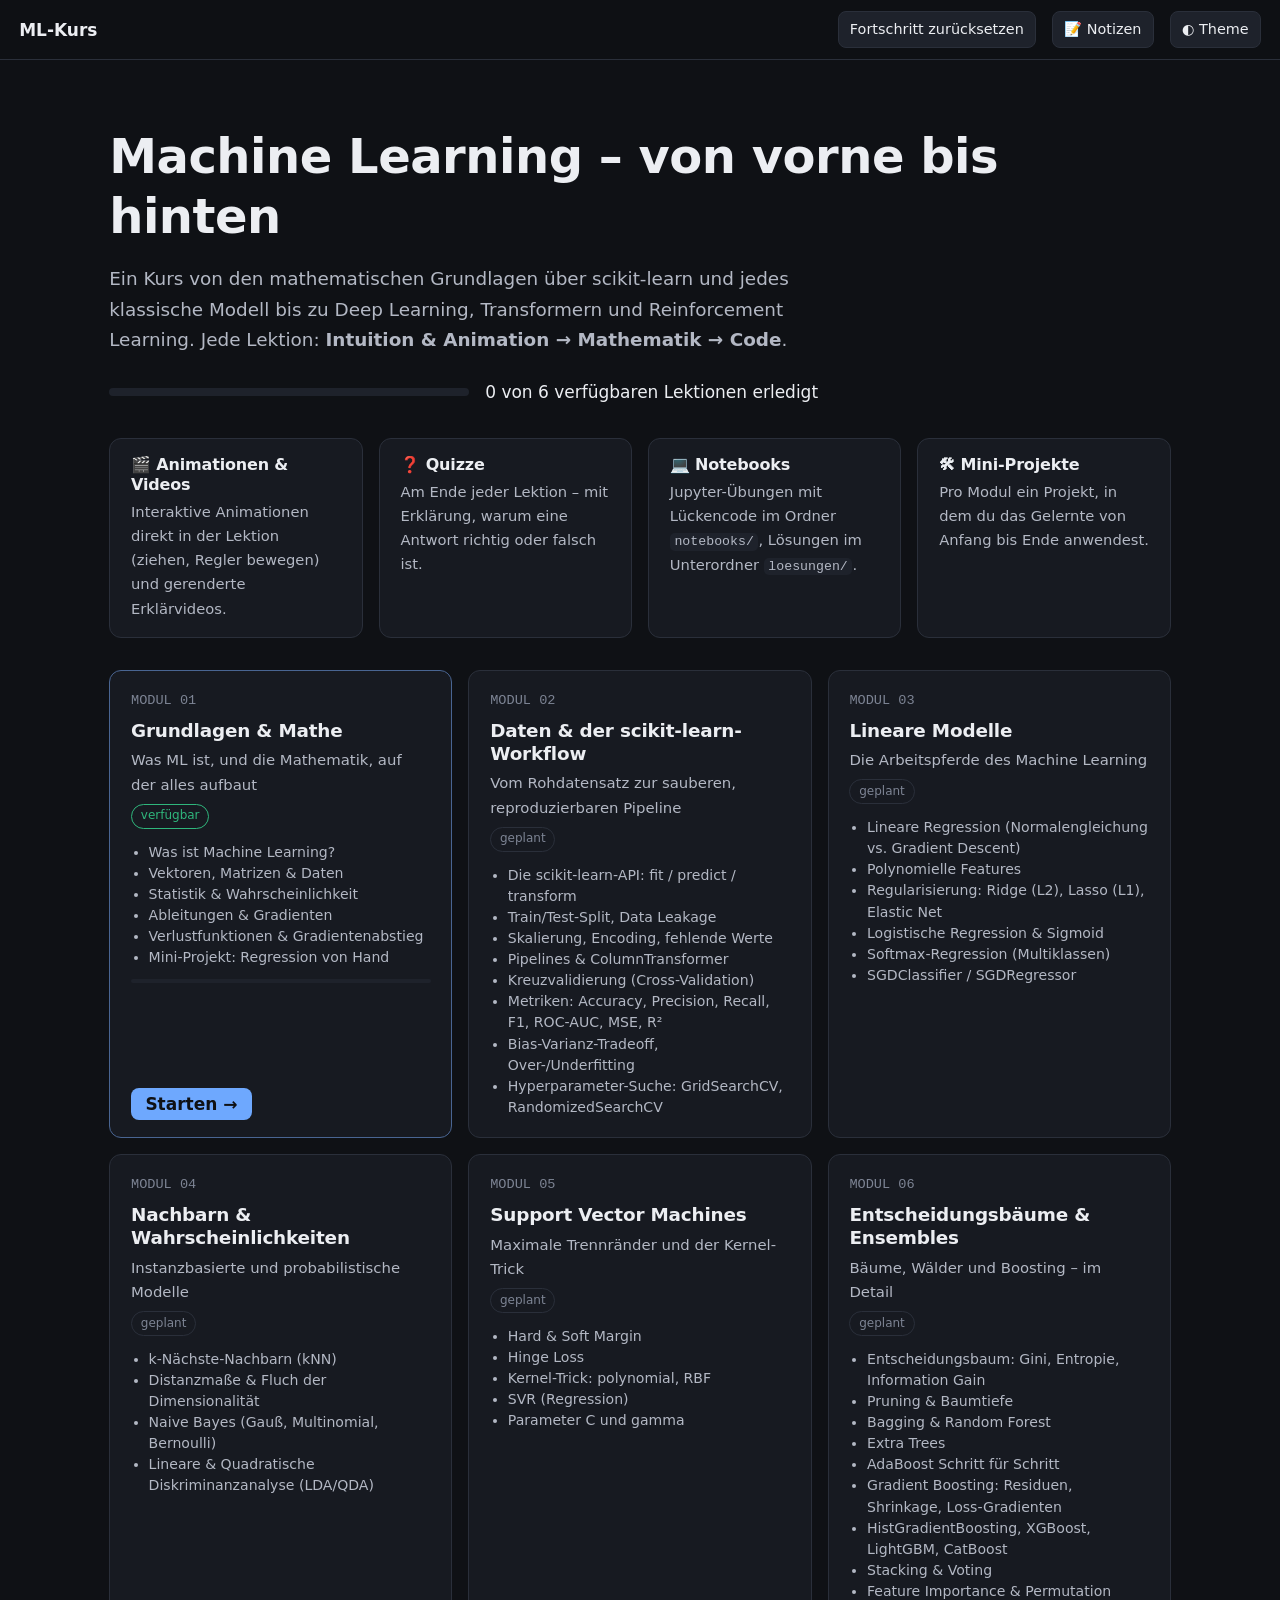
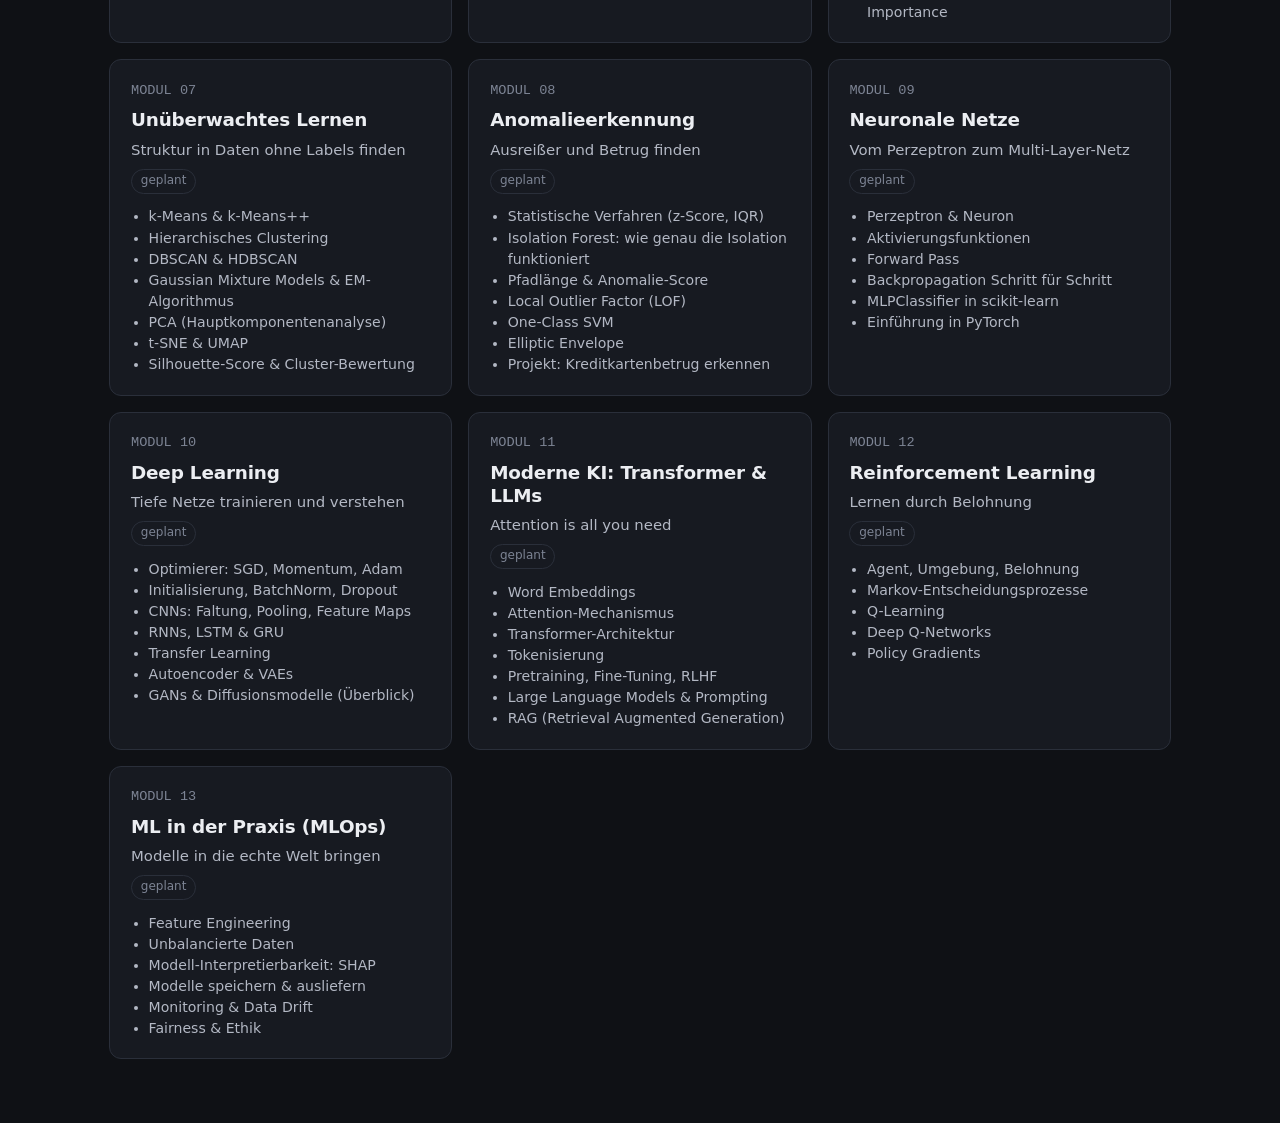
<file: website/index.html>
<!doctype html>
<html lang="de">
<head>
  <meta charset="utf-8">
  <meta name="viewport" content="width=device-width, initial-scale=1">
  <title>ML-Kurs – Übersicht</title>
  <link rel="stylesheet" href="assets/css/style.css">
</head>
<body>
  <header class="topbar">
    <a class="brand" href="index.html">ML-Kurs</a>
    <span class="spacer"></span>
    <button class="icon-btn" id="reset-btn" title="Gesamten Fortschritt löschen">Fortschritt zurücksetzen</button>
    <button class="icon-btn" id="theme-btn" aria-label="Hell/Dunkel umschalten">◐ Theme</button>
  </header>

  <section class="hero">
    <h1>Machine Learning – von vorne bis hinten</h1>
    <p>Ein Kurs von den mathematischen Grundlagen über scikit-learn und jedes klassische Modell bis zu Deep Learning,
      Transformern und Reinforcement Learning. Jede Lektion: <b>Intuition &amp; Animation → Mathematik → Code</b>.</p>
    <div class="overall"><div class="bar"><div id="overall-bar"></div></div><span id="overall-text"></span></div>
  </section>

  <section class="howto">
    <div class="card"><h3>🎬 Animationen &amp; Videos</h3><p>Interaktive Animationen direkt in der Lektion (ziehen, Regler bewegen) und gerenderte Erklärvideos.</p></div>
    <div class="card"><h3>❓ Quizze</h3><p>Am Ende jeder Lektion – mit Erklärung, warum eine Antwort richtig oder falsch ist.</p></div>
    <div class="card"><h3>💻 Notebooks</h3><p>Jupyter-Übungen mit Lückencode im Ordner <code>notebooks/</code>, Lösungen im Unterordner <code>loesungen/</code>.</p></div>
    <div class="card"><h3>🛠 Mini-Projekte</h3><p>Pro Modul ein Projekt, in dem du das Gelernte von Anfang bis Ende anwendest.</p></div>
  </section>

  <section class="grid" id="modules"></section>

  <script src="assets/js/course.js"></script>
  <script src="assets/js/app.js"></script>
  <script src="assets/js/notes.js"></script>
  <script>
    (function () {
      const { Progress, Store } = ML;
      const grid = document.getElementById("modules");

      function render() {
        let total = 0, done = 0;
        grid.innerHTML = COURSE.modules.map(m => {
          const ready = m.status === "fertig";
          let body, actions = "";
          if (ready) {
            total += m.lessons.length;
            const n = m.lessons.filter(l => Progress.isDone(l.id)).length;
            done += n;
            body = `<ul>${m.lessons.map(l => `<li>${Progress.isDone(l.id) ? "✓ " : ""}${l.title}</li>`).join("")}</ul>
              <div class="mbar"><div style="width:${Math.round(n / m.lessons.length * 100)}%"></div></div>`;
            const next = m.lessons.find(l => !Progress.isDone(l.id)) || m.lessons[0];
            actions = `<div class="actions"><a class="btn" href="${m.dir}/${next.file}">${n ? (n === m.lessons.length ? "Wiederholen" : "Weitermachen") : "Starten"} →</a></div>`;
          } else {
            body = `<ul>${m.topics.map(t => `<li>${t}</li>`).join("")}</ul>`;
          }
          return `<article class="module-card ${ready ? "ready" : ""}" id="${m.id}">
            <span class="nr">MODUL ${String(m.nr).padStart(2, "0")}</span>
            <h3>${m.title}</h3><p>${m.subtitle}</p>
            <span class="badge">${ready ? "verfügbar" : "geplant"}</span>
            ${body}${actions}</article>`;
        }).join("");
        const ratio = total ? done / total : 0;
        document.getElementById("overall-bar").style.width = Math.round(ratio * 100) + "%";
        document.getElementById("overall-text").textContent = `${done} von ${total} verfügbaren Lektionen erledigt`;
      }

      document.getElementById("theme-btn").addEventListener("click", () => {
        const t = document.documentElement.getAttribute("data-theme") === "dark" ? "light" : "dark";
        document.documentElement.setAttribute("data-theme", t);
        Store.set("theme", t);
      });
      document.getElementById("reset-btn").addEventListener("click", () => {
        if (confirm("Gesamten Fortschritt (erledigte Lektionen und Quiz-Ergebnisse) löschen?")) {
          Store.set("done", {}); Store.set("quiz", {}); render();
        }
      });
      render();
    })();
  </script>
</body>
</html>
</file>
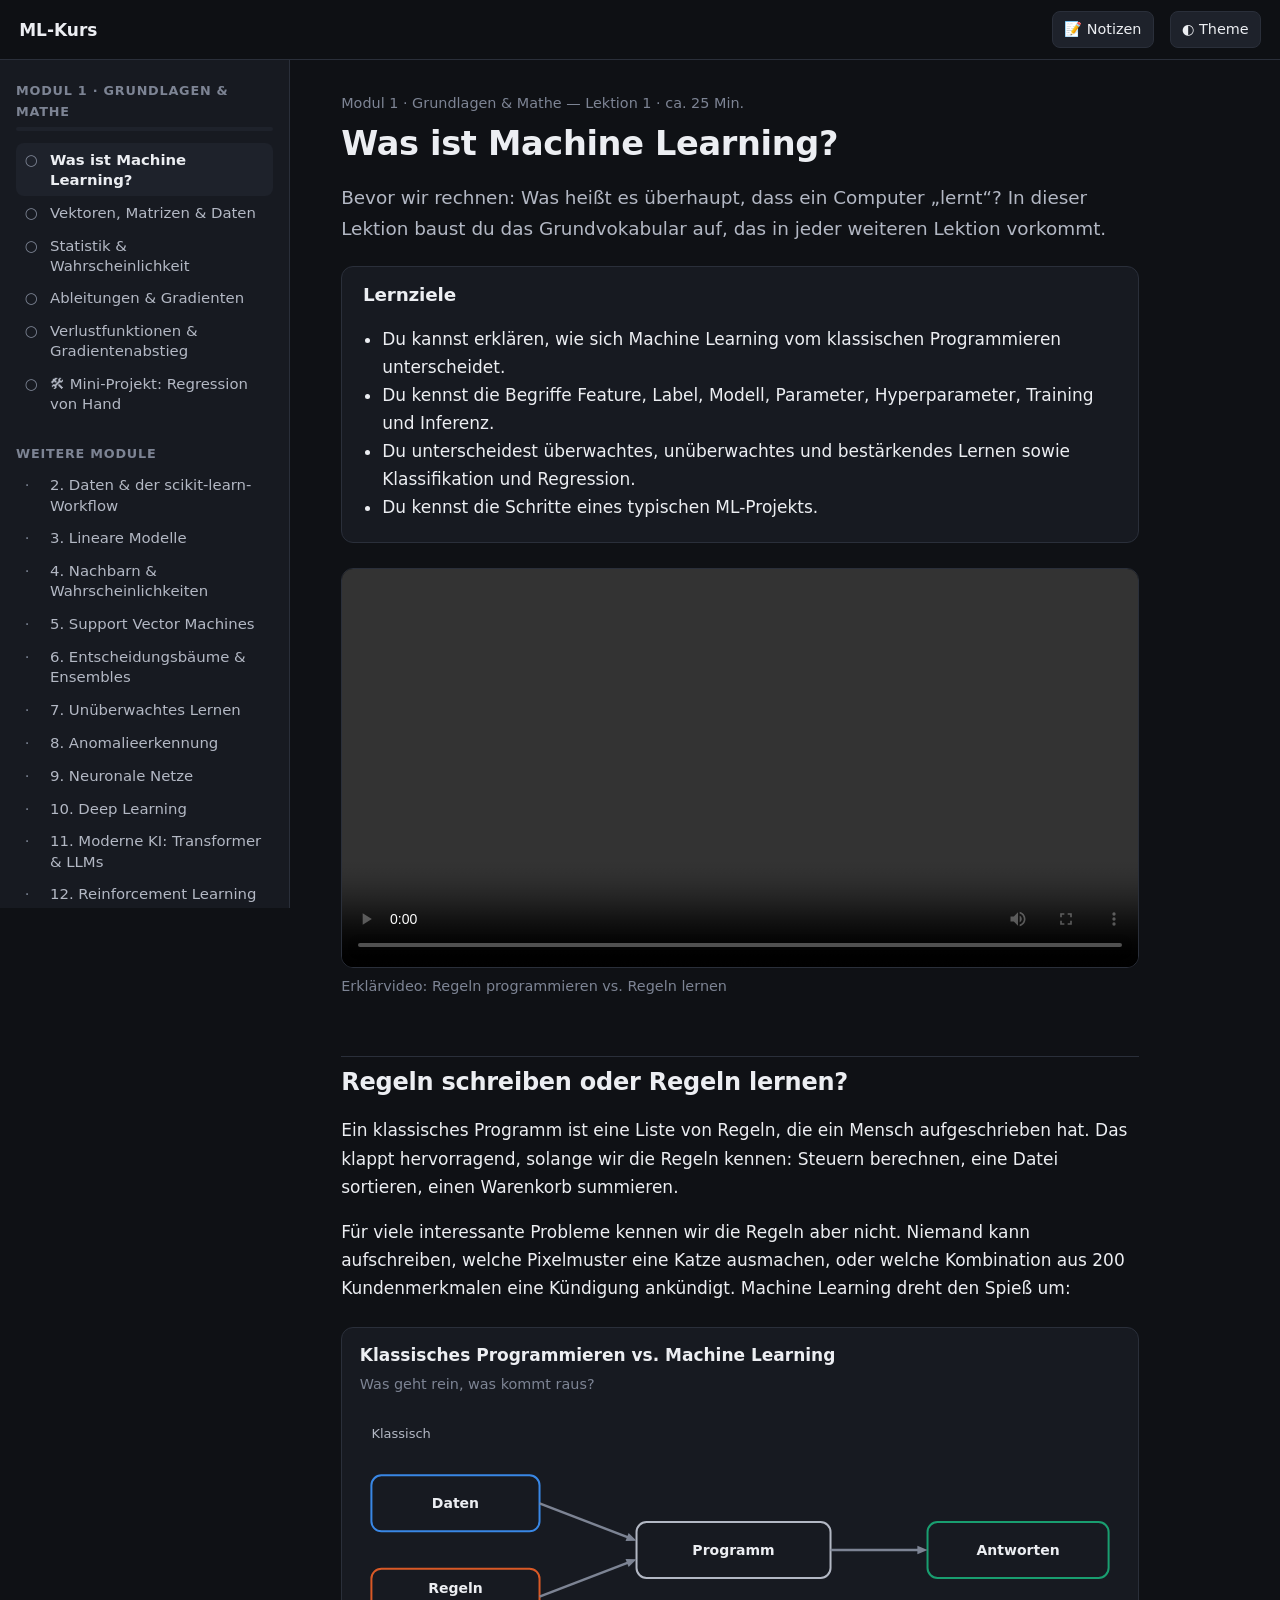
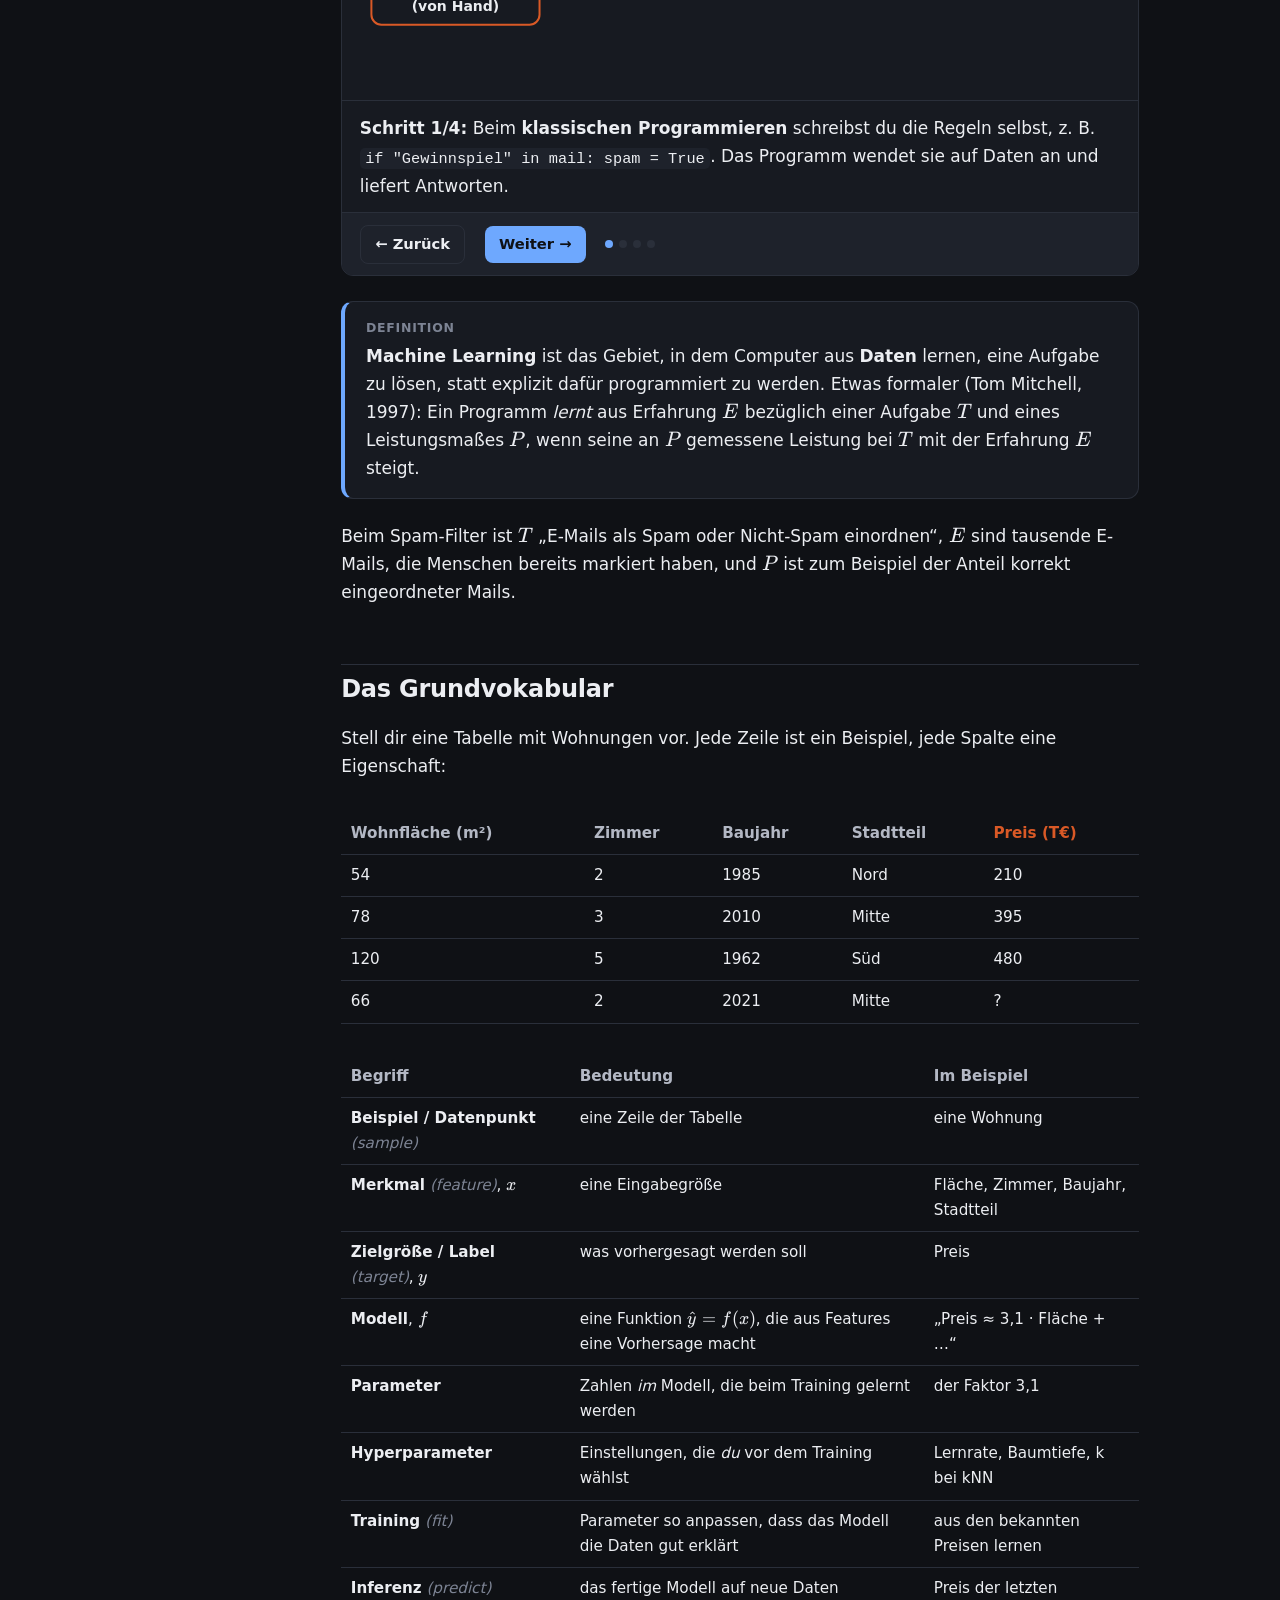
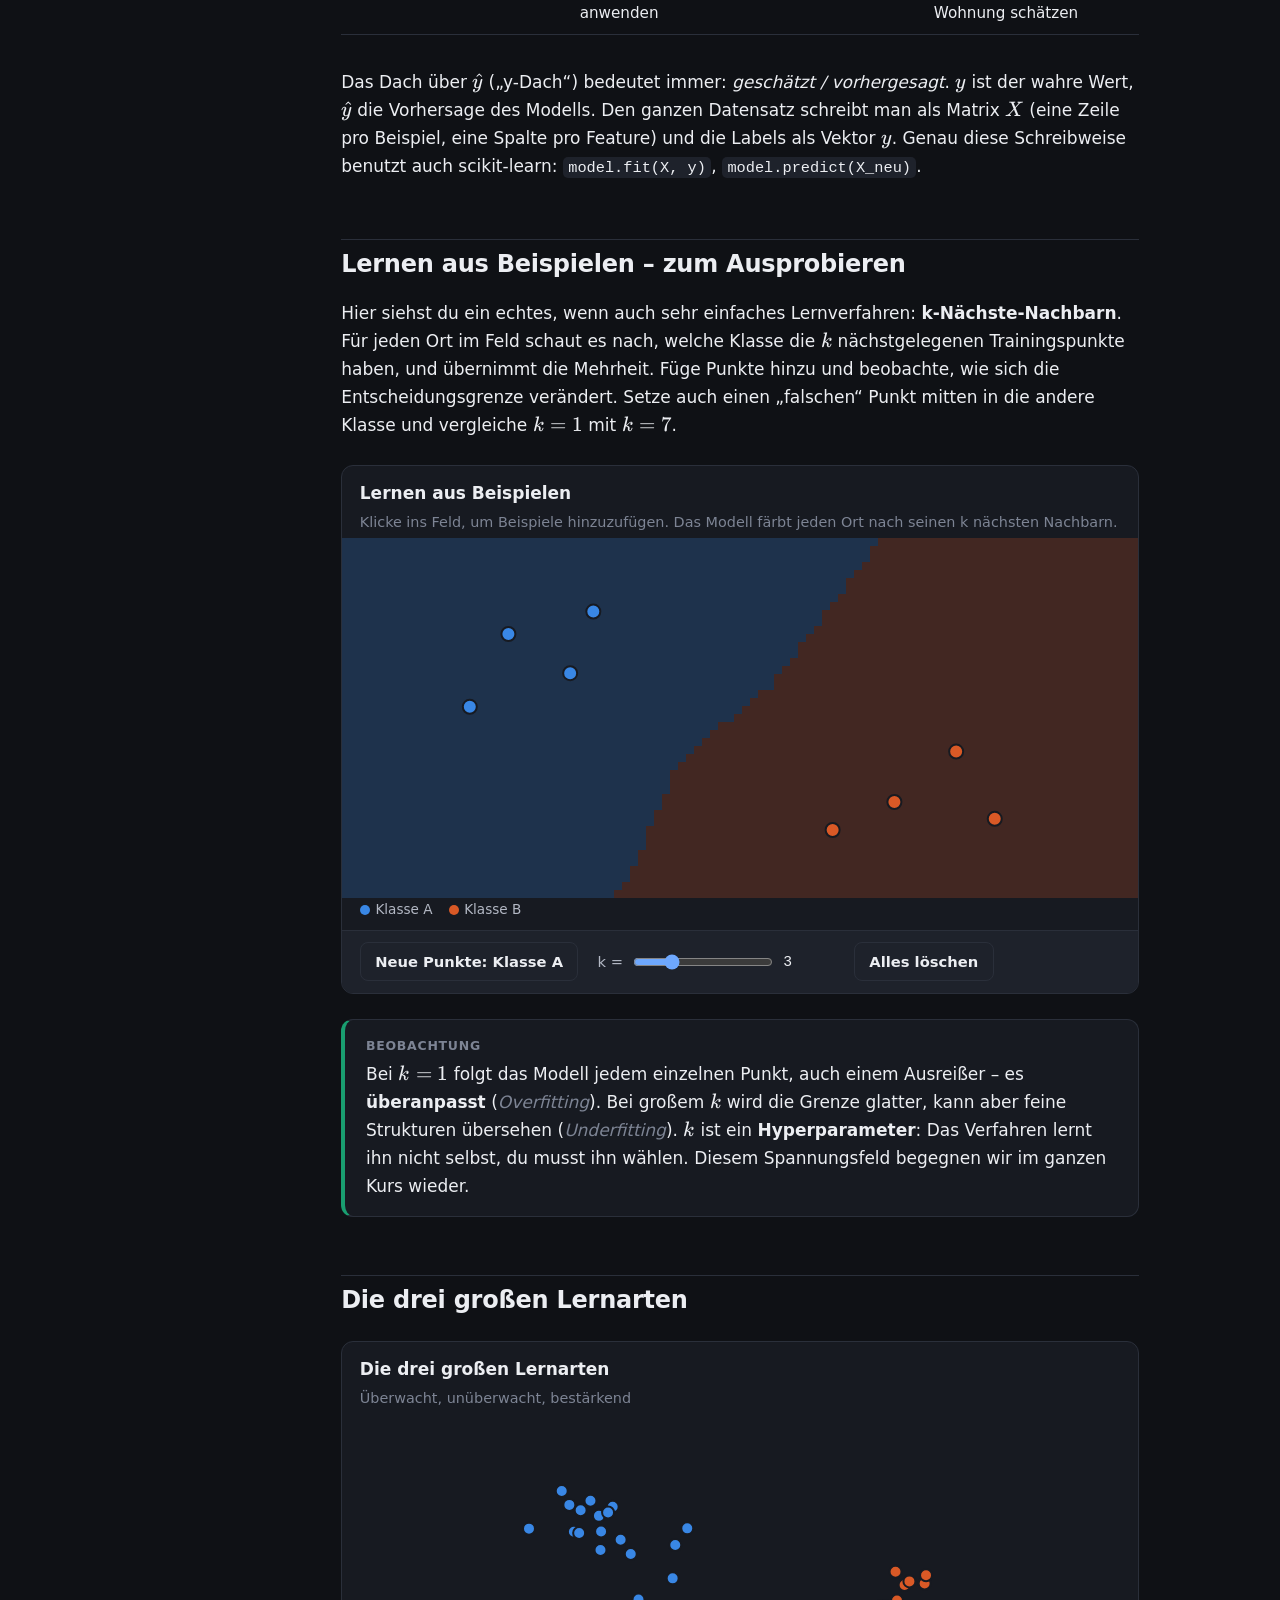
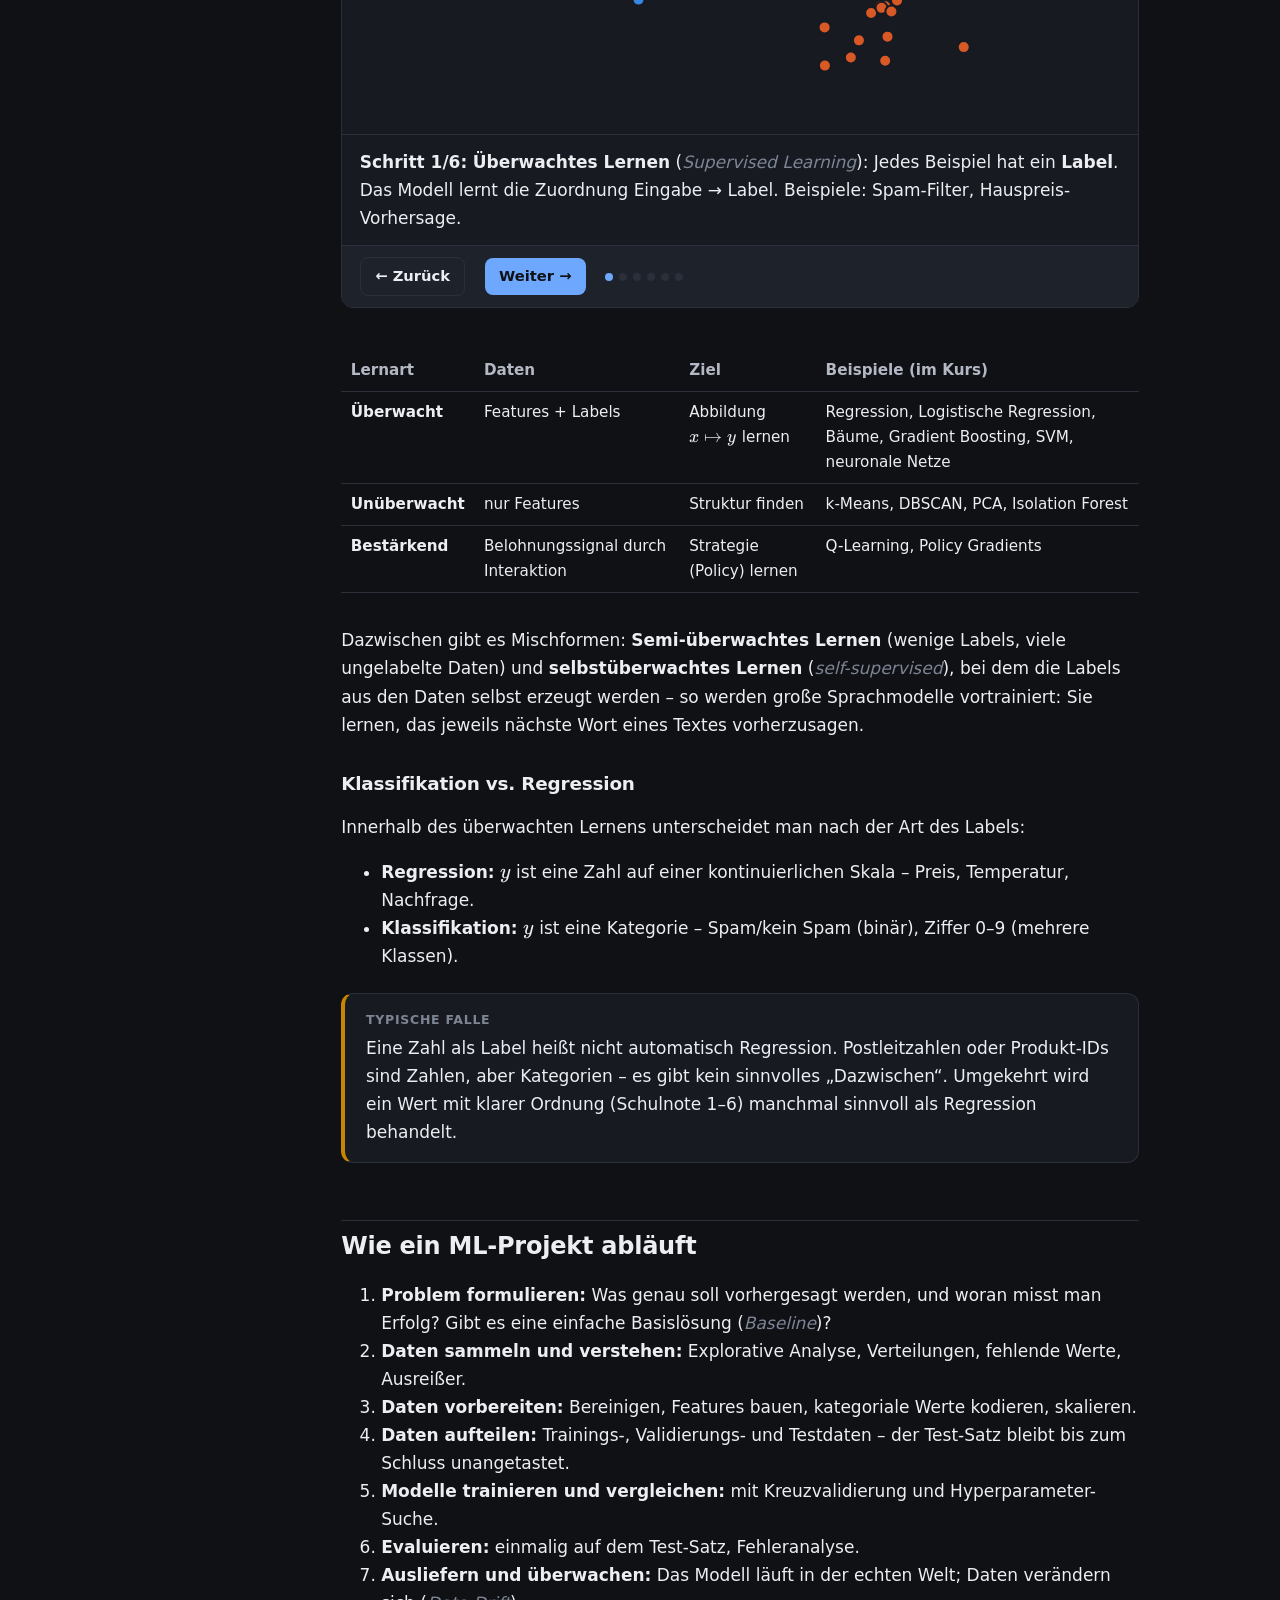
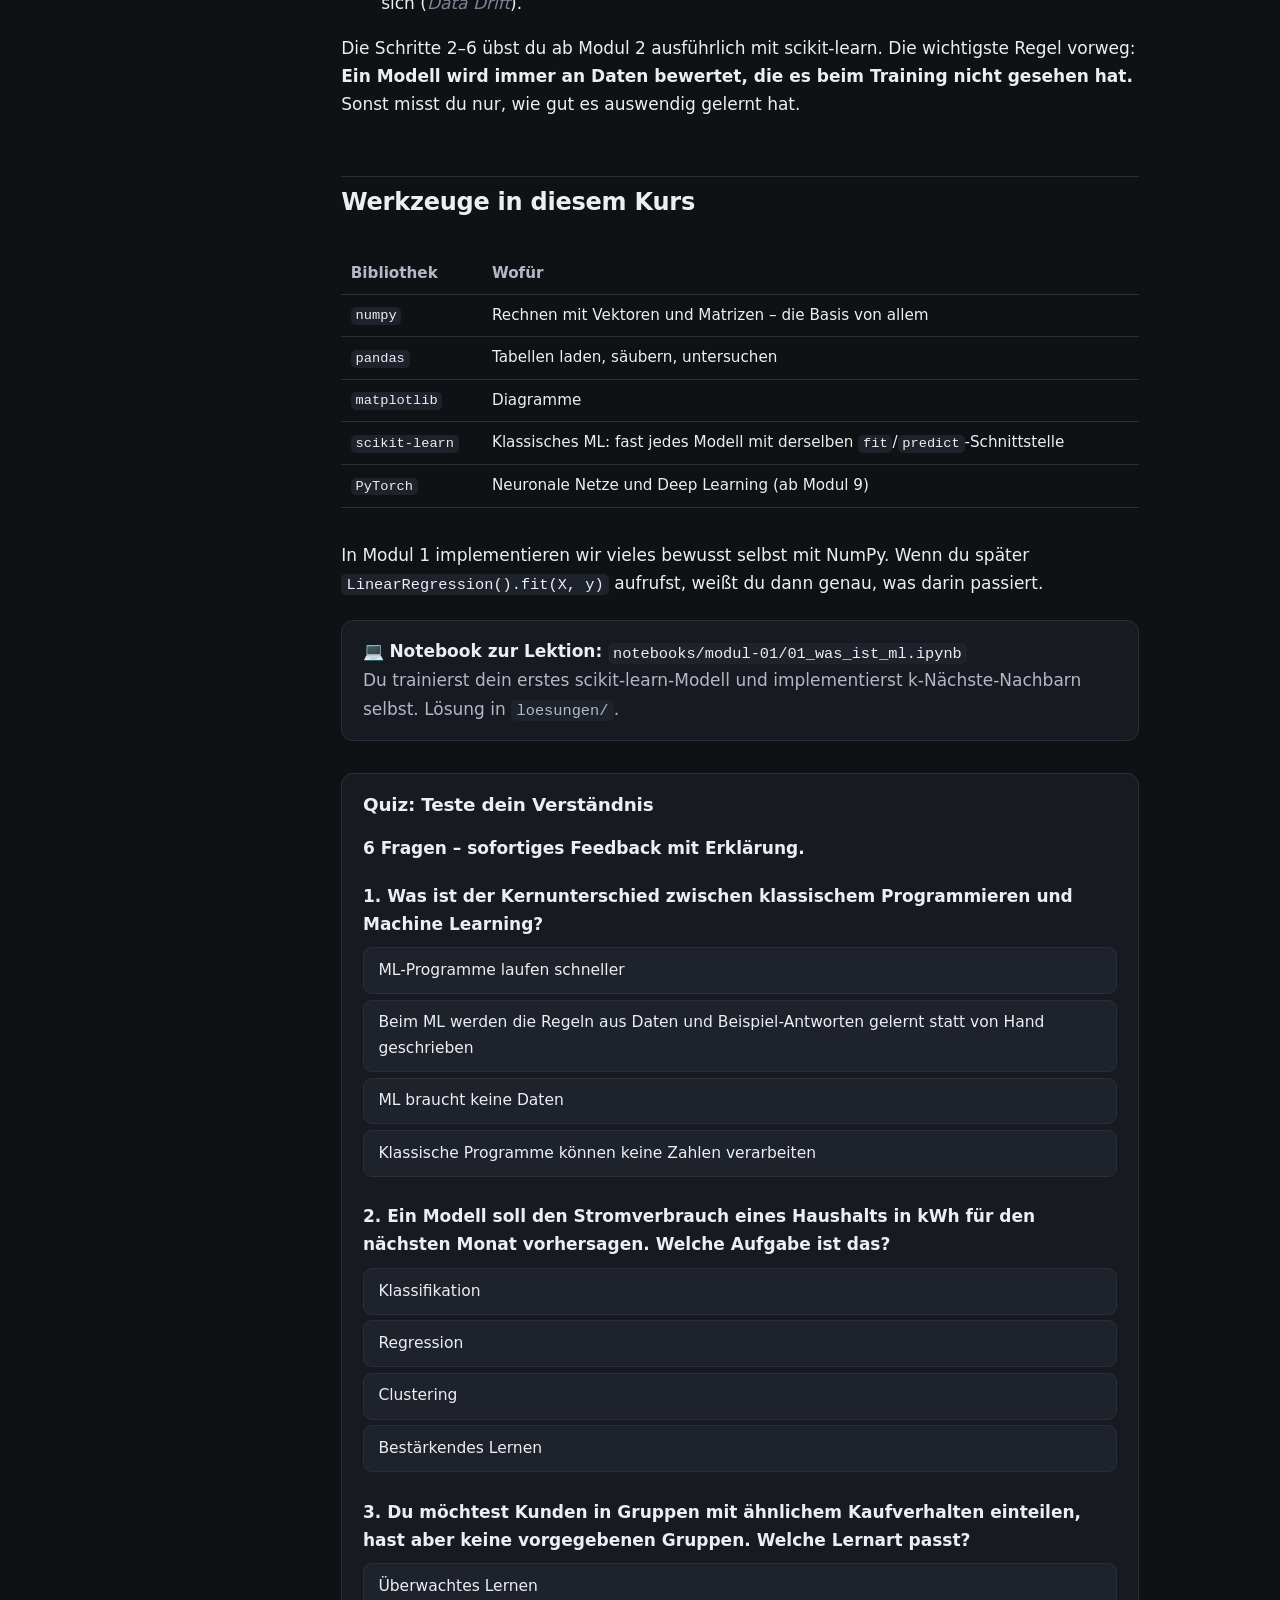
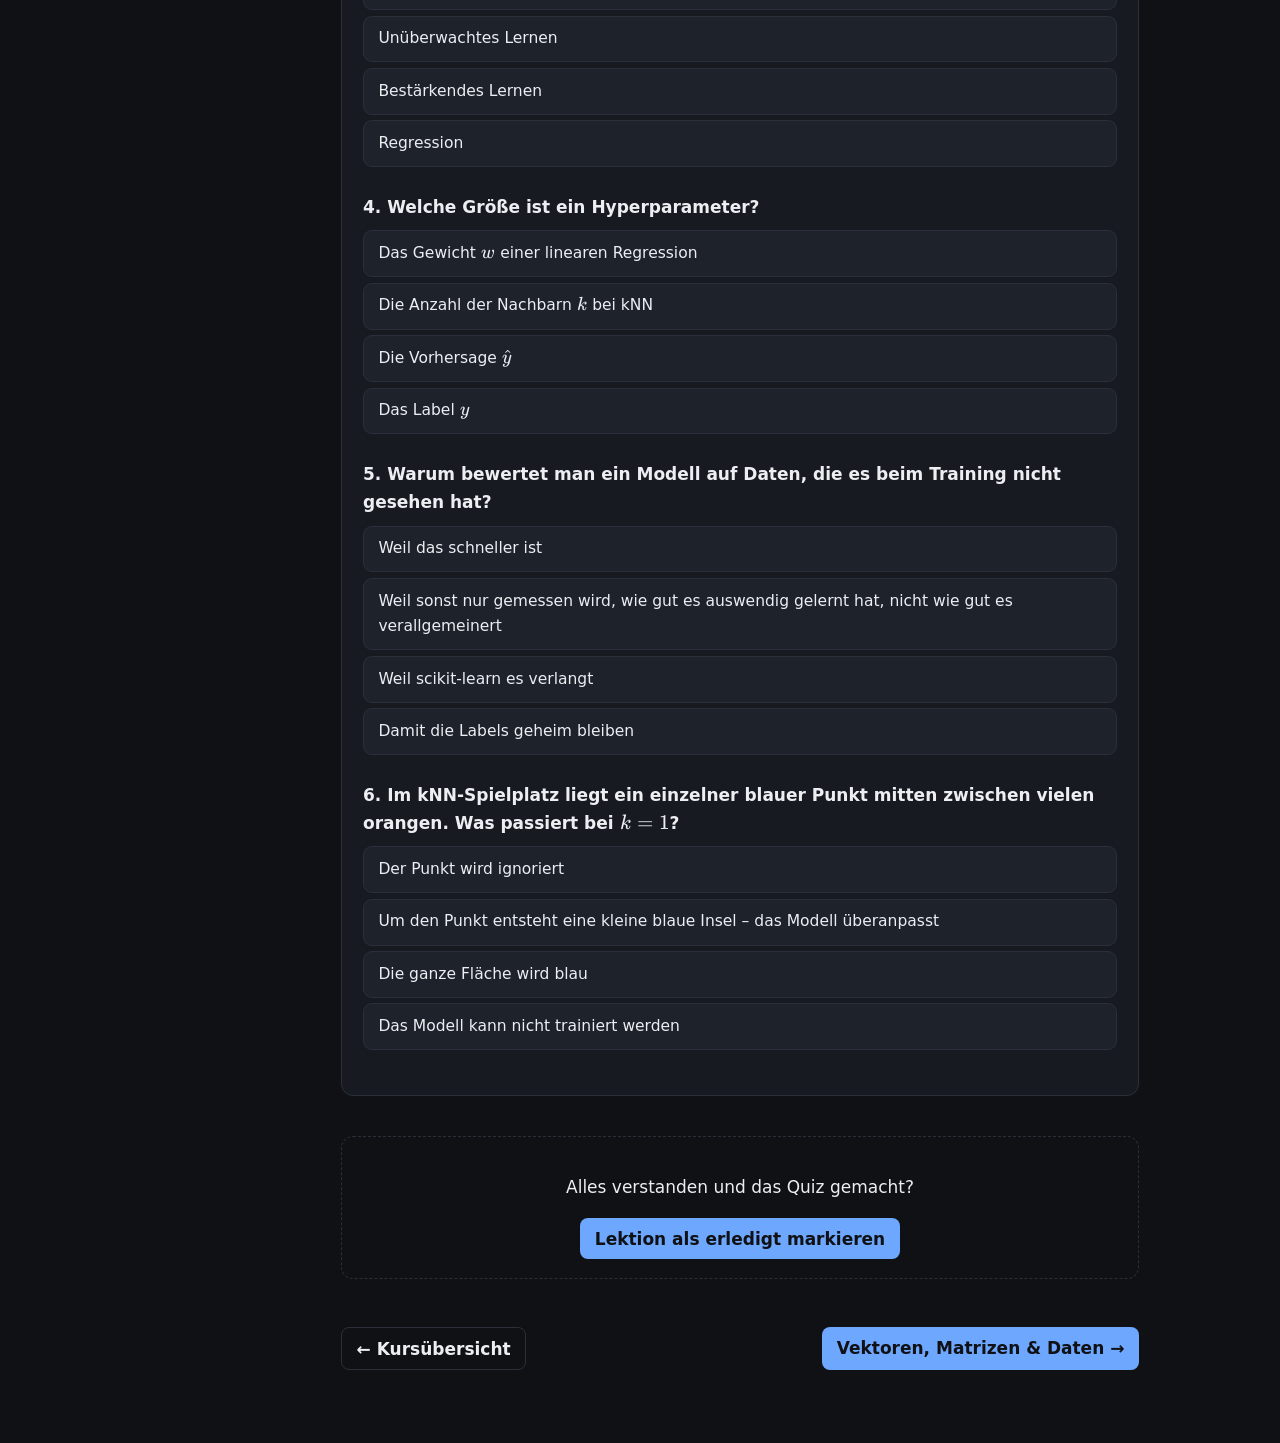
<file: website/modul-01/lektion-01.html>
<!doctype html>
<html lang="de">
<head>
  <meta charset="utf-8">
  <meta name="viewport" content="width=device-width, initial-scale=1">
  <title>1.1 Was ist Machine Learning? – ML-Kurs</title>
  <link rel="stylesheet" href="../assets/vendor/katex/katex.min.css">
  <link rel="stylesheet" href="../assets/css/style.css">
</head>
<body data-lesson="m01-l01" data-root="../">
<main>
  <h1>Was ist Machine Learning?</h1>
  <p class="lead">Bevor wir rechnen: Was heißt es überhaupt, dass ein Computer „lernt“? In dieser Lektion baust du das Grundvokabular auf,
    das in jeder weiteren Lektion vorkommt.</p>

  <div class="goals">
    <h3>Lernziele</h3>
    <ul>
      <li>Du kannst erklären, wie sich Machine Learning vom klassischen Programmieren unterscheidet.</li>
      <li>Du kennst die Begriffe Feature, Label, Modell, Parameter, Hyperparameter, Training und Inferenz.</li>
      <li>Du unterscheidest überwachtes, unüberwachtes und bestärkendes Lernen sowie Klassifikation und Regression.</li>
      <li>Du kennst die Schritte eines typischen ML-Projekts.</li>
    </ul>
  </div>

  <figure class="video">
    <video controls preload="metadata" src="../assets/videos/m01_v01_was_ist_ml.mp4"></video>
    <figcaption>Erklärvideo: Regeln programmieren vs. Regeln lernen</figcaption>
  </figure>

  <h2>Regeln schreiben oder Regeln lernen?</h2>
  <p>Ein klassisches Programm ist eine Liste von Regeln, die ein Mensch aufgeschrieben hat. Das klappt hervorragend, solange wir die Regeln kennen:
    Steuern berechnen, eine Datei sortieren, einen Warenkorb summieren.</p>
  <p>Für viele interessante Probleme kennen wir die Regeln aber nicht. Niemand kann aufschreiben, welche Pixelmuster eine Katze ausmachen,
    oder welche Kombination aus 200 Kundenmerkmalen eine Kündigung ankündigt. Machine Learning dreht den Spieß um:</p>

  <div data-anim="regel-vs-ml"></div>

  <div class="callout">
    <span class="label">Definition</span>
    <b>Machine Learning</b> ist das Gebiet, in dem Computer aus <b>Daten</b> lernen, eine Aufgabe zu lösen, statt explizit dafür programmiert zu werden.
    Etwas formaler (Tom Mitchell, 1997): Ein Programm <i>lernt</i> aus Erfahrung \(E\) bezüglich einer Aufgabe \(T\) und eines Leistungsmaßes \(P\),
    wenn seine an \(P\) gemessene Leistung bei \(T\) mit der Erfahrung \(E\) steigt.
  </div>
  <p>Beim Spam-Filter ist \(T\) „E-Mails als Spam oder Nicht-Spam einordnen“, \(E\) sind tausende E-Mails, die Menschen bereits markiert haben,
    und \(P\) ist zum Beispiel der Anteil korrekt eingeordneter Mails.</p>

  <h2>Das Grundvokabular</h2>
  <p>Stell dir eine Tabelle mit Wohnungen vor. Jede Zeile ist ein Beispiel, jede Spalte eine Eigenschaft:</p>
  <div class="table-wrap">
  <table>
    <tr><th>Wohnfläche (m²)</th><th>Zimmer</th><th>Baujahr</th><th>Stadtteil</th><th style="color:var(--series-2)">Preis (T€)</th></tr>
    <tr><td>54</td><td>2</td><td>1985</td><td>Nord</td><td>210</td></tr>
    <tr><td>78</td><td>3</td><td>2010</td><td>Mitte</td><td>395</td></tr>
    <tr><td>120</td><td>5</td><td>1962</td><td>Süd</td><td>480</td></tr>
    <tr><td>66</td><td>2</td><td>2021</td><td>Mitte</td><td>?</td></tr>
  </table>
  </div>
  <div class="table-wrap">
  <table>
    <tr><th>Begriff</th><th>Bedeutung</th><th>Im Beispiel</th></tr>
    <tr><td><b>Beispiel / Datenpunkt</b> <span class="term">(sample)</span></td><td>eine Zeile der Tabelle</td><td>eine Wohnung</td></tr>
    <tr><td><b>Merkmal</b> <span class="term">(feature)</span>, \(x\)</td><td>eine Eingabegröße</td><td>Fläche, Zimmer, Baujahr, Stadtteil</td></tr>
    <tr><td><b>Zielgröße / Label</b> <span class="term">(target)</span>, \(y\)</td><td>was vorhergesagt werden soll</td><td>Preis</td></tr>
    <tr><td><b>Modell</b>, \(f\)</td><td>eine Funktion \(\hat y = f(x)\), die aus Features eine Vorhersage macht</td><td>„Preis ≈ 3,1 · Fläche + …“</td></tr>
    <tr><td><b>Parameter</b></td><td>Zahlen <i>im</i> Modell, die beim Training gelernt werden</td><td>der Faktor 3,1</td></tr>
    <tr><td><b>Hyperparameter</b></td><td>Einstellungen, die <i>du</i> vor dem Training wählst</td><td>Lernrate, Baumtiefe, k bei kNN</td></tr>
    <tr><td><b>Training</b> <span class="term">(fit)</span></td><td>Parameter so anpassen, dass das Modell die Daten gut erklärt</td><td>aus den bekannten Preisen lernen</td></tr>
    <tr><td><b>Inferenz</b> <span class="term">(predict)</span></td><td>das fertige Modell auf neue Daten anwenden</td><td>Preis der letzten Wohnung schätzen</td></tr>
  </table>
  </div>
  <p>Das Dach über \(\hat y\) („y-Dach“) bedeutet immer: <i>geschätzt / vorhergesagt</i>. \(y\) ist der wahre Wert, \(\hat y\) die Vorhersage des Modells.
    Den ganzen Datensatz schreibt man als Matrix \(X\) (eine Zeile pro Beispiel, eine Spalte pro Feature) und die Labels als Vektor \(y\).
    Genau diese Schreibweise benutzt auch scikit-learn: <code>model.fit(X, y)</code>, <code>model.predict(X_neu)</code>.</p>

  <h2>Lernen aus Beispielen – zum Ausprobieren</h2>
  <p>Hier siehst du ein echtes, wenn auch sehr einfaches Lernverfahren: <b>k-Nächste-Nachbarn</b>. Für jeden Ort im Feld schaut es nach,
    welche Klasse die \(k\) nächstgelegenen Trainingspunkte haben, und übernimmt die Mehrheit. Füge Punkte hinzu und beobachte, wie sich die
    Entscheidungsgrenze verändert. Setze auch einen „falschen“ Punkt mitten in die andere Klasse und vergleiche \(k=1\) mit \(k=7\).</p>
  <div data-anim="lern-spielplatz"></div>
  <div class="callout intuition">
    <span class="label">Beobachtung</span>
    Bei \(k = 1\) folgt das Modell jedem einzelnen Punkt, auch einem Ausreißer – es <b>überanpasst</b> (<span class="term">Overfitting</span>).
    Bei großem \(k\) wird die Grenze glatter, kann aber feine Strukturen übersehen (<span class="term">Underfitting</span>).
    \(k\) ist ein <b>Hyperparameter</b>: Das Verfahren lernt ihn nicht selbst, du musst ihn wählen. Diesem Spannungsfeld begegnen wir im ganzen Kurs wieder.
  </div>

  <h2>Die drei großen Lernarten</h2>
  <div data-anim="lernarten"></div>
  <div class="table-wrap">
  <table>
    <tr><th>Lernart</th><th>Daten</th><th>Ziel</th><th>Beispiele (im Kurs)</th></tr>
    <tr><td><b>Überwacht</b></td><td>Features + Labels</td><td>Abbildung \(x \mapsto y\) lernen</td><td>Regression, Logistische Regression, Bäume, Gradient Boosting, SVM, neuronale Netze</td></tr>
    <tr><td><b>Unüberwacht</b></td><td>nur Features</td><td>Struktur finden</td><td>k-Means, DBSCAN, PCA, Isolation Forest</td></tr>
    <tr><td><b>Bestärkend</b></td><td>Belohnungssignal durch Interaktion</td><td>Strategie (Policy) lernen</td><td>Q-Learning, Policy Gradients</td></tr>
  </table>
  </div>
  <p>Dazwischen gibt es Mischformen: <b>Semi-überwachtes Lernen</b> (wenige Labels, viele ungelabelte Daten) und <b>selbstüberwachtes Lernen</b>
    (<span class="term">self-supervised</span>), bei dem die Labels aus den Daten selbst erzeugt werden – so werden große Sprachmodelle vortrainiert:
    Sie lernen, das jeweils nächste Wort eines Textes vorherzusagen.</p>

  <h3>Klassifikation vs. Regression</h3>
  <p>Innerhalb des überwachten Lernens unterscheidet man nach der Art des Labels:</p>
  <ul>
    <li><b>Regression:</b> \(y\) ist eine Zahl auf einer kontinuierlichen Skala – Preis, Temperatur, Nachfrage.</li>
    <li><b>Klassifikation:</b> \(y\) ist eine Kategorie – Spam/kein Spam (binär), Ziffer 0–9 (mehrere Klassen).</li>
  </ul>
  <div class="callout warn">
    <span class="label">Typische Falle</span>
    Eine Zahl als Label heißt nicht automatisch Regression. Postleitzahlen oder Produkt-IDs sind Zahlen, aber Kategorien – es gibt kein sinnvolles „Dazwischen“.
    Umgekehrt wird ein Wert mit klarer Ordnung (Schulnote 1–6) manchmal sinnvoll als Regression behandelt.
  </div>

  <h2>Wie ein ML-Projekt abläuft</h2>
  <ol>
    <li><b>Problem formulieren:</b> Was genau soll vorhergesagt werden, und woran misst man Erfolg? Gibt es eine einfache Basislösung (<span class="term">Baseline</span>)?</li>
    <li><b>Daten sammeln und verstehen:</b> Explorative Analyse, Verteilungen, fehlende Werte, Ausreißer.</li>
    <li><b>Daten vorbereiten:</b> Bereinigen, Features bauen, kategoriale Werte kodieren, skalieren.</li>
    <li><b>Daten aufteilen:</b> Trainings-, Validierungs- und Testdaten – der Test-Satz bleibt bis zum Schluss unangetastet.</li>
    <li><b>Modelle trainieren und vergleichen:</b> mit Kreuzvalidierung und Hyperparameter-Suche.</li>
    <li><b>Evaluieren:</b> einmalig auf dem Test-Satz, Fehleranalyse.</li>
    <li><b>Ausliefern und überwachen:</b> Das Modell läuft in der echten Welt; Daten verändern sich (<span class="term">Data Drift</span>).</li>
  </ol>
  <p>Die Schritte 2–6 übst du ab Modul 2 ausführlich mit scikit-learn. Die wichtigste Regel vorweg: <b>Ein Modell wird immer an Daten bewertet,
    die es beim Training nicht gesehen hat.</b> Sonst misst du nur, wie gut es auswendig gelernt hat.</p>

  <h2>Werkzeuge in diesem Kurs</h2>
  <div class="table-wrap">
  <table>
    <tr><th>Bibliothek</th><th>Wofür</th></tr>
    <tr><td><code>numpy</code></td><td>Rechnen mit Vektoren und Matrizen – die Basis von allem</td></tr>
    <tr><td><code>pandas</code></td><td>Tabellen laden, säubern, untersuchen</td></tr>
    <tr><td><code>matplotlib</code></td><td>Diagramme</td></tr>
    <tr><td><code>scikit-learn</code></td><td>Klassisches ML: fast jedes Modell mit derselben <code>fit</code>/<code>predict</code>-Schnittstelle</td></tr>
    <tr><td><code>PyTorch</code></td><td>Neuronale Netze und Deep Learning (ab Modul 9)</td></tr>
  </table>
  </div>
  <p>In Modul 1 implementieren wir vieles bewusst selbst mit NumPy. Wenn du später <code>LinearRegression().fit(X, y)</code> aufrufst, weißt du dann genau, was darin passiert.</p>

  <div class="card notebook-link">
    <div>💻 <b>Notebook zur Lektion:</b> <code>notebooks/modul-01/01_was_ist_ml.ipynb</code><br>
      <span style="color:var(--text-2)">Du trainierst dein erstes scikit-learn-Modell und implementierst k-Nächste-Nachbarn selbst. Lösung in <code>loesungen/</code>.</span></div>
  </div>

  <div data-quiz="m01-l01-quiz"><script type="application/json">
  [
    {"q": "Was ist der Kernunterschied zwischen klassischem Programmieren und Machine Learning?",
     "options": ["ML-Programme laufen schneller", "Beim ML werden die Regeln aus Daten und Beispiel-Antworten gelernt statt von Hand geschrieben", "ML braucht keine Daten", "Klassische Programme können keine Zahlen verarbeiten"],
     "answer": 1, "explain": "Klassisch: Daten + Regeln → Antworten. ML: Daten + Antworten → Regeln (das Modell)."},
    {"q": "Ein Modell soll den Stromverbrauch eines Haushalts in kWh für den nächsten Monat vorhersagen. Welche Aufgabe ist das?",
     "options": ["Klassifikation", "Regression", "Clustering", "Bestärkendes Lernen"],
     "answer": 1, "explain": "Die Zielgröße ist eine kontinuierliche Zahl – also Regression."},
    {"q": "Du möchtest Kunden in Gruppen mit ähnlichem Kaufverhalten einteilen, hast aber keine vorgegebenen Gruppen. Welche Lernart passt?",
     "options": ["Überwachtes Lernen", "Unüberwachtes Lernen", "Bestärkendes Lernen", "Regression"],
     "answer": 1, "explain": "Ohne Labels sucht man Struktur in den Daten – typisch Clustering, also unüberwachtes Lernen."},
    {"q": "Welche Größe ist ein Hyperparameter?",
     "options": ["Das Gewicht \\(w\\) einer linearen Regression", "Die Anzahl der Nachbarn \\(k\\) bei kNN", "Die Vorhersage \\(\\hat y\\)", "Das Label \\(y\\)"],
     "answer": 1, "explain": "Hyperparameter werden vor dem Training gewählt. Gewichte wie \\(w\\) sind Parameter – sie werden gelernt."},
    {"q": "Warum bewertet man ein Modell auf Daten, die es beim Training nicht gesehen hat?",
     "options": ["Weil das schneller ist", "Weil sonst nur gemessen wird, wie gut es auswendig gelernt hat, nicht wie gut es verallgemeinert", "Weil scikit-learn es verlangt", "Damit die Labels geheim bleiben"],
     "answer": 1, "explain": "Ziel ist Generalisierung auf neue Daten. Auf Trainingsdaten sieht ein überangepasstes Modell perfekt aus, versagt aber in der Praxis."},
    {"q": "Im kNN-Spielplatz liegt ein einzelner blauer Punkt mitten zwischen vielen orangen. Was passiert bei \\(k = 1\\)?",
     "options": ["Der Punkt wird ignoriert", "Um den Punkt entsteht eine kleine blaue Insel – das Modell überanpasst", "Die ganze Fläche wird blau", "Das Modell kann nicht trainiert werden"],
     "answer": 1, "explain": "Mit \\(k = 1\\) entscheidet nur der nächste Nachbar. Ein Ausreißer bekommt so seine eigene Region – klassisches Overfitting."}
  ]
  </script></div>
</main>
<script src="../assets/vendor/katex/katex.min.js"></script>
<script src="../assets/vendor/katex/auto-render.min.js"></script>
<script src="../assets/js/course.js"></script>
<script src="../assets/js/app.js"></script>
<script src="../assets/js/notes.js"></script>
<script src="../assets/js/anim/m01-l01.js"></script>
</body>
</html>
</file>
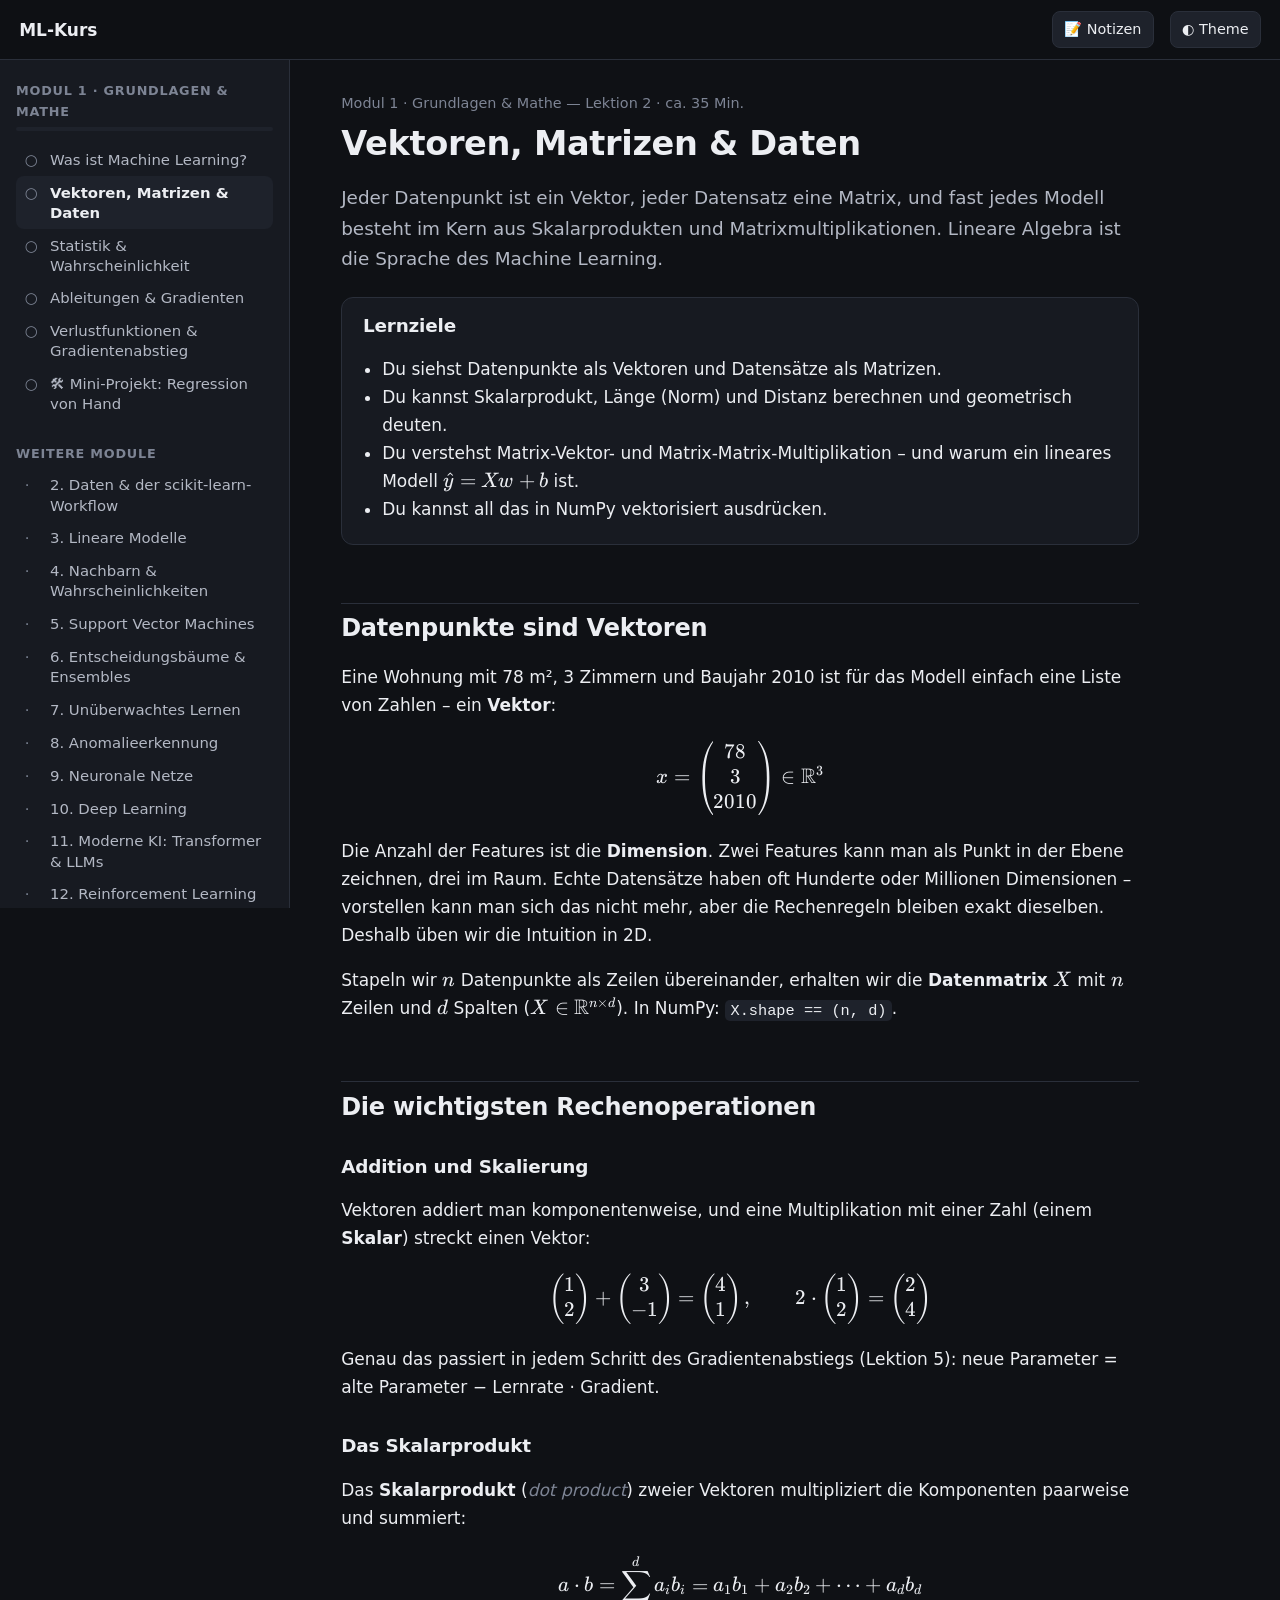
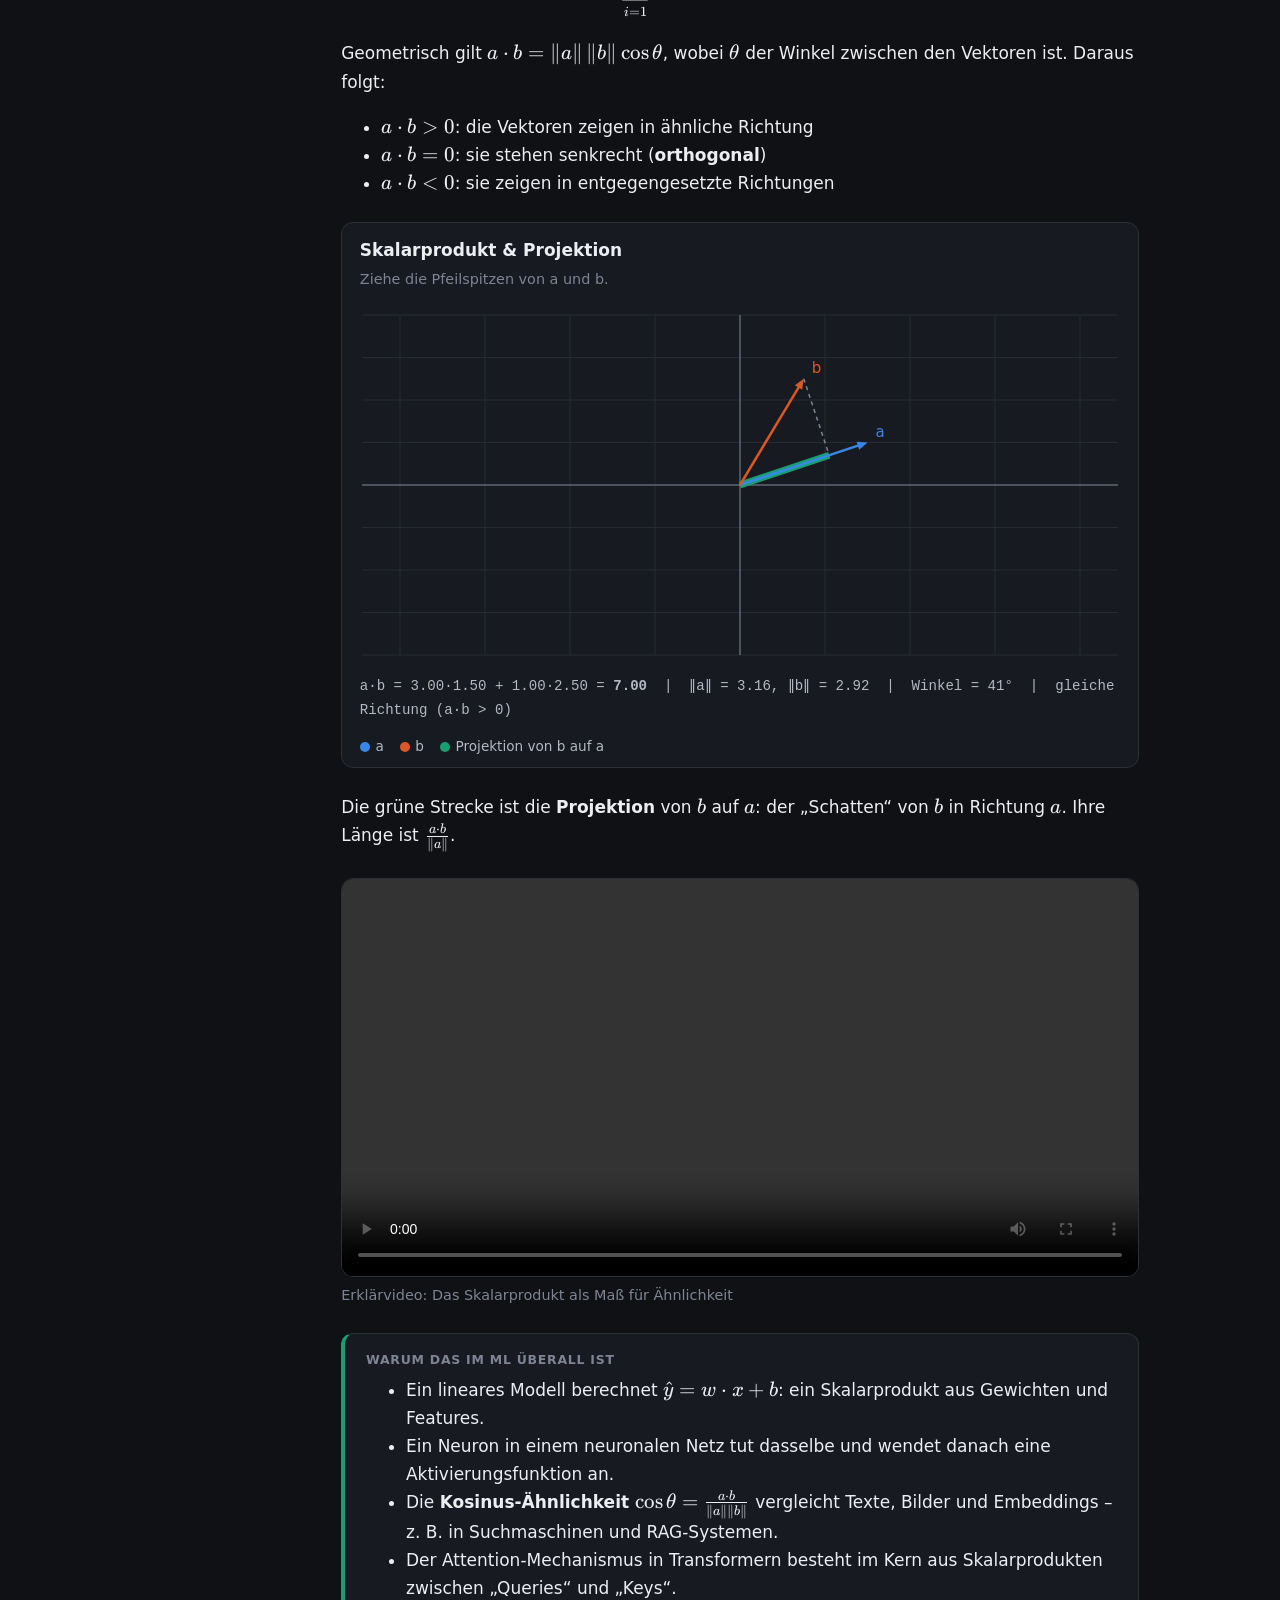
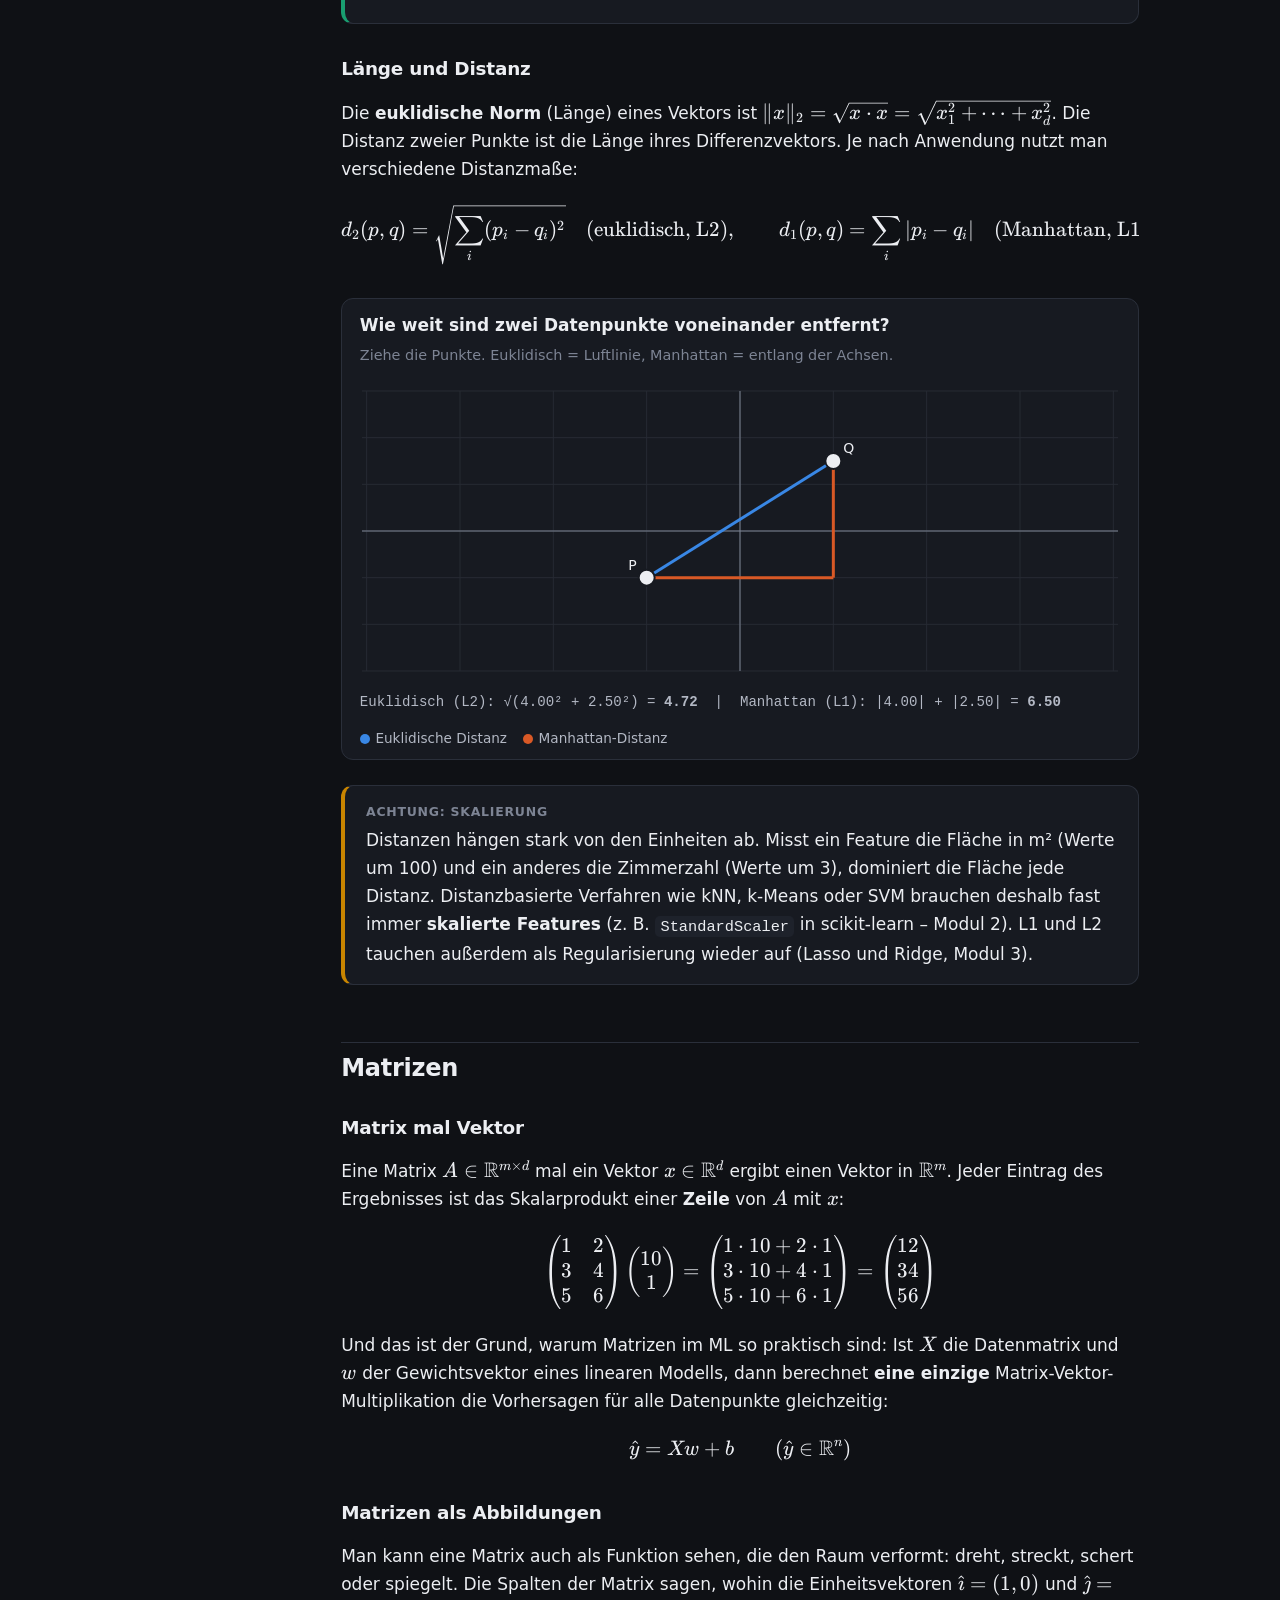
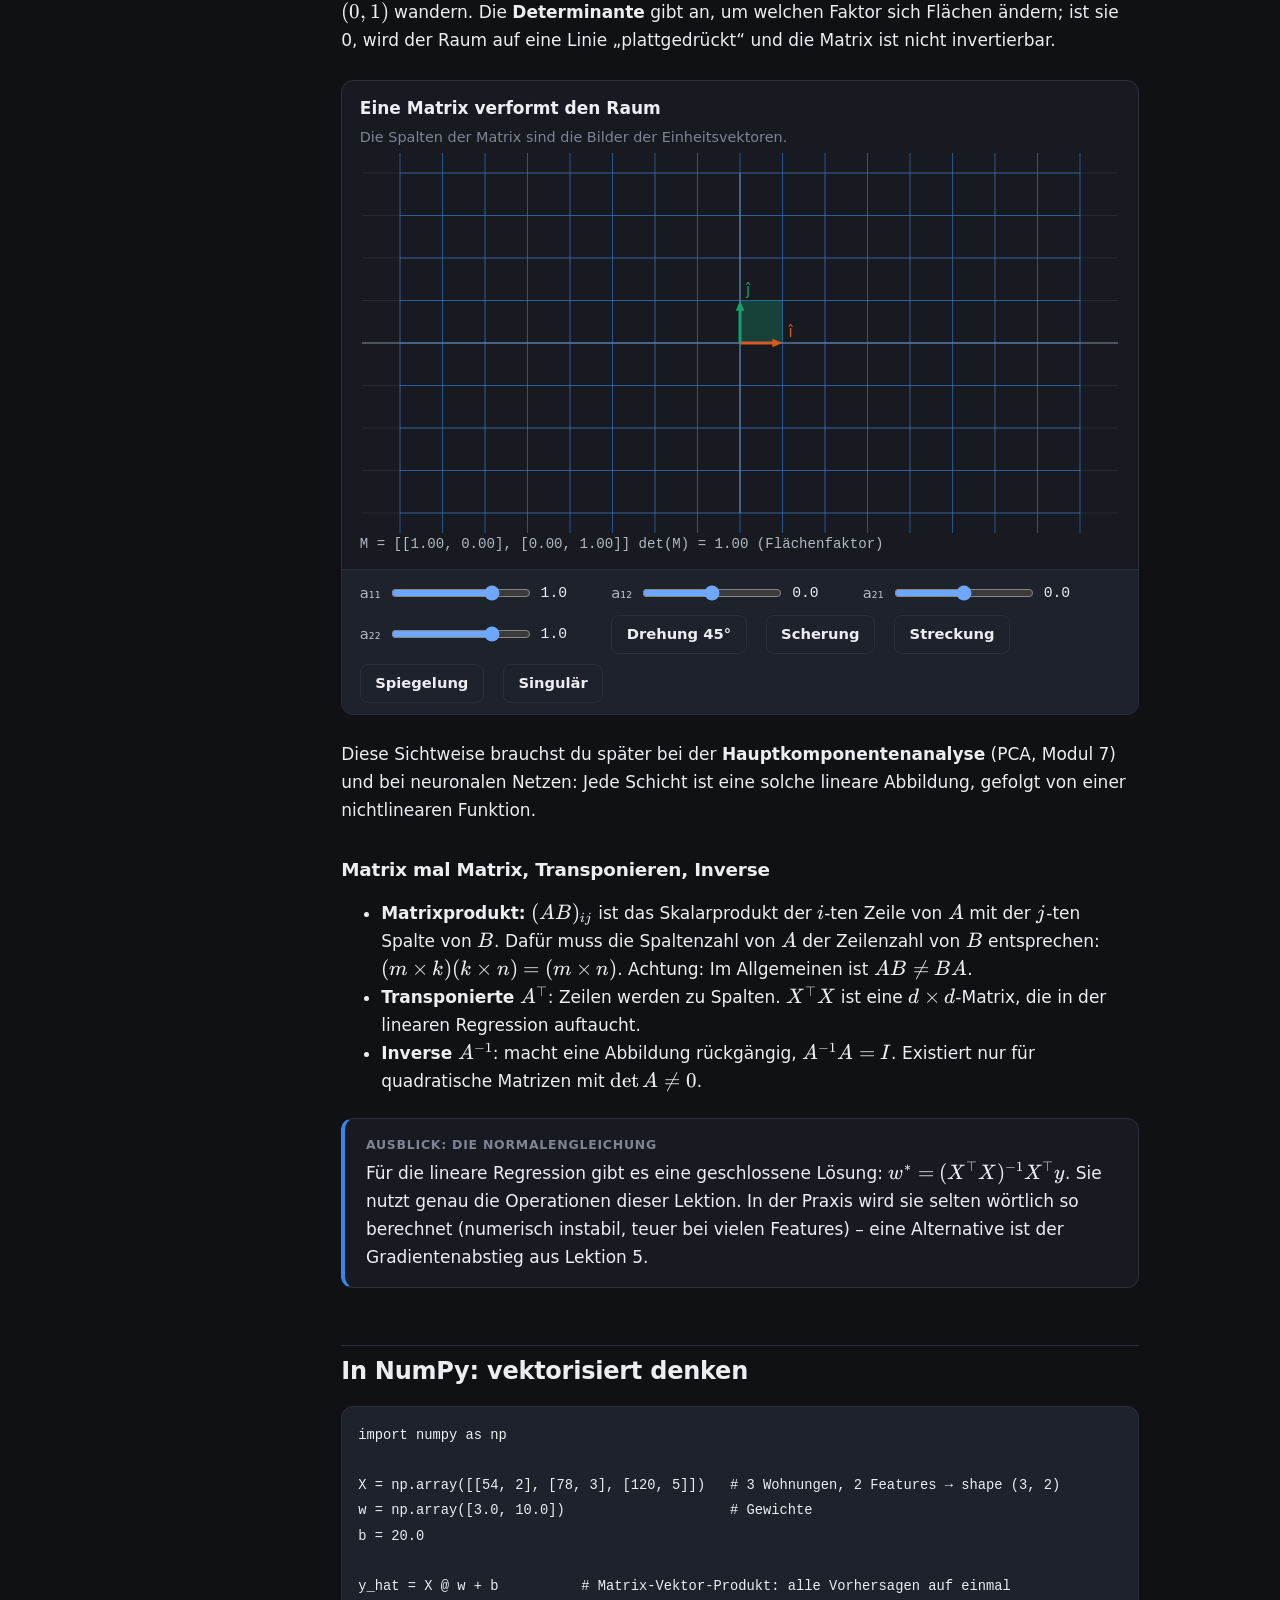
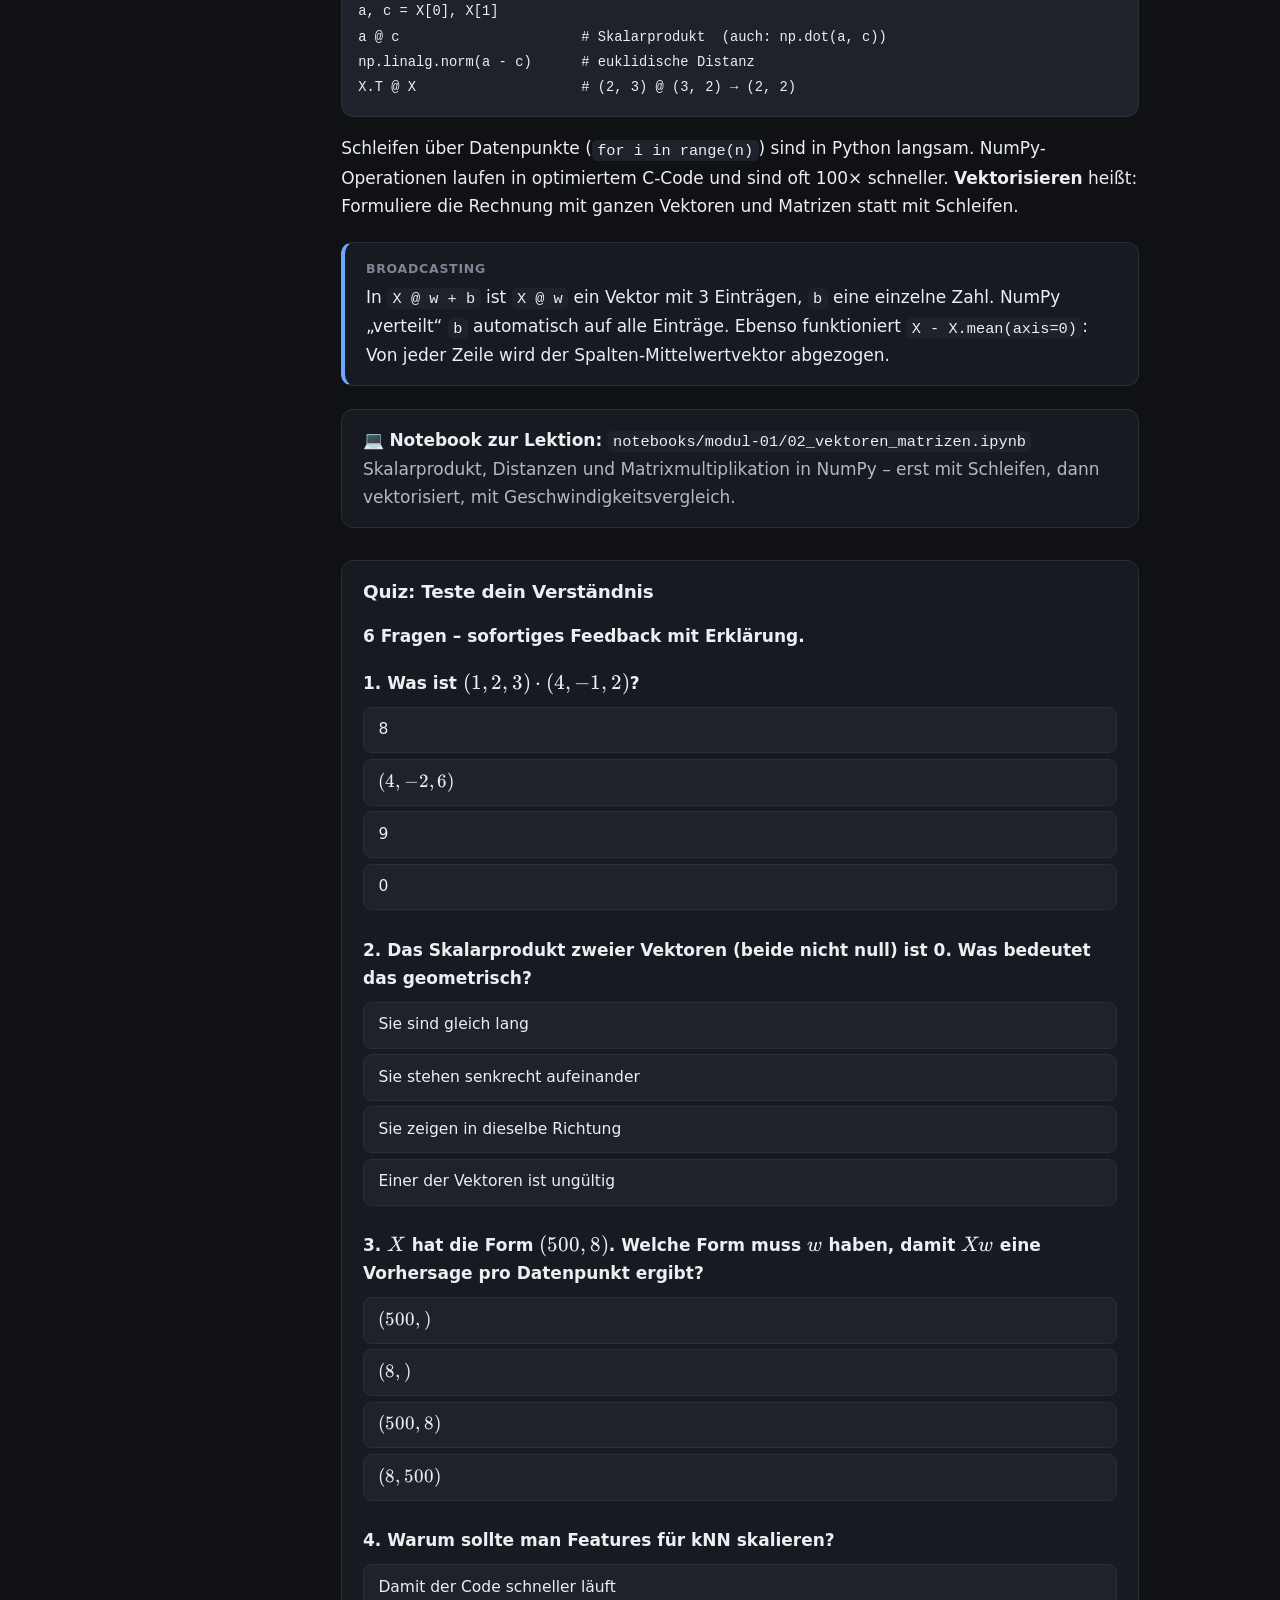
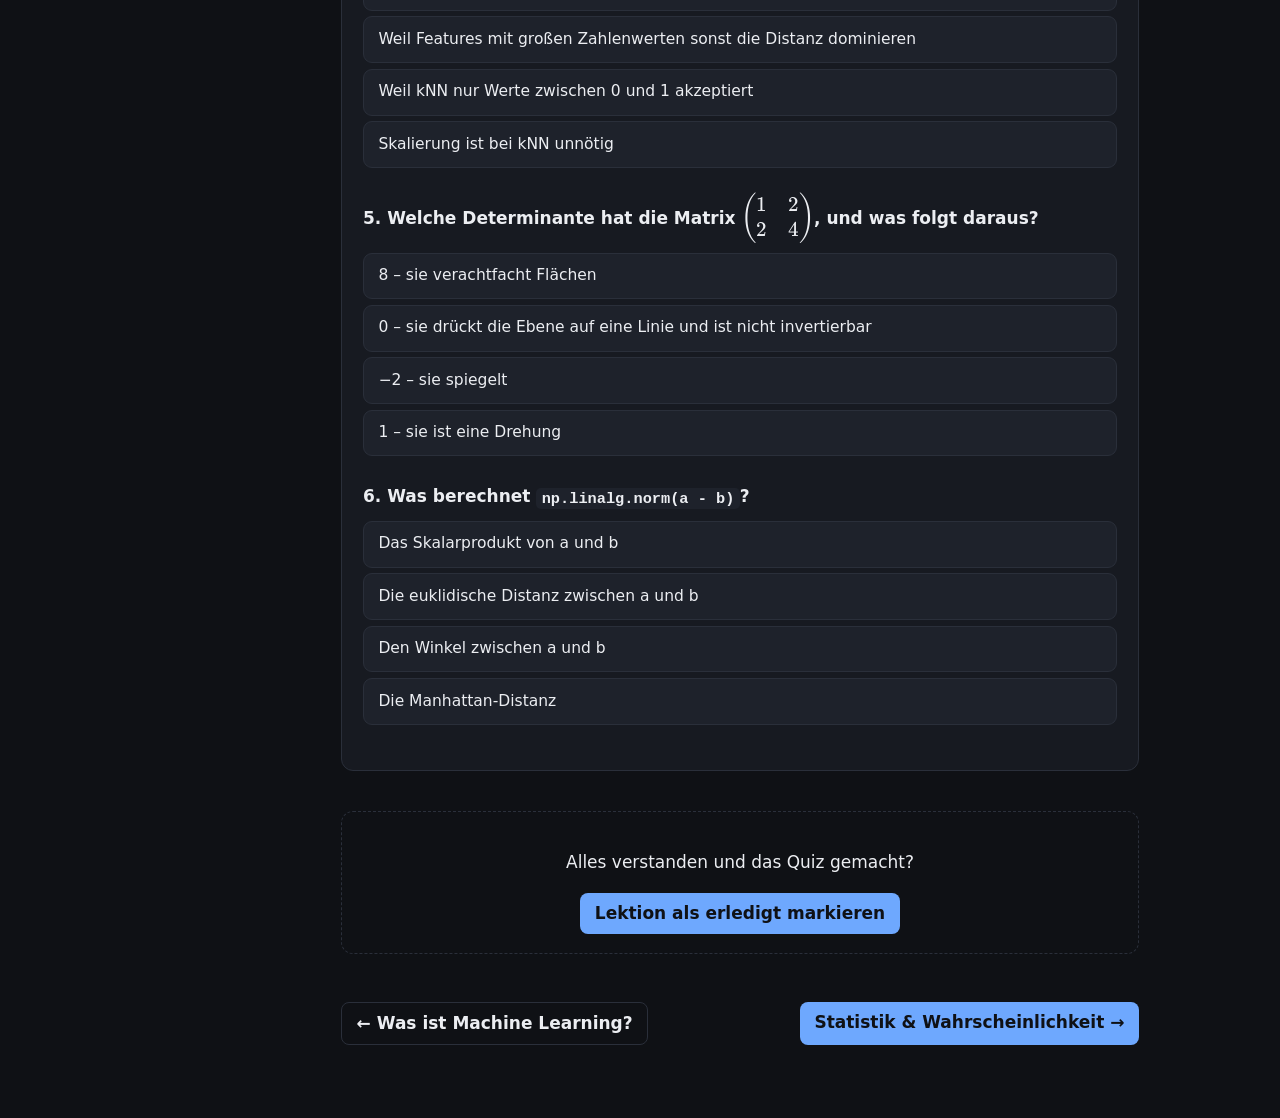
<file: website/modul-01/lektion-02.html>
<!doctype html>
<html lang="de">
<head>
  <meta charset="utf-8">
  <meta name="viewport" content="width=device-width, initial-scale=1">
  <title>1.2 Vektoren, Matrizen &amp; Daten – ML-Kurs</title>
  <link rel="stylesheet" href="../assets/vendor/katex/katex.min.css">
  <link rel="stylesheet" href="../assets/css/style.css">
</head>
<body data-lesson="m01-l02" data-root="../">
<main>
  <h1>Vektoren, Matrizen &amp; Daten</h1>
  <p class="lead">Jeder Datenpunkt ist ein Vektor, jeder Datensatz eine Matrix, und fast jedes Modell besteht im Kern aus Skalarprodukten und
    Matrixmultiplikationen. Lineare Algebra ist die Sprache des Machine Learning.</p>

  <div class="goals">
    <h3>Lernziele</h3>
    <ul>
      <li>Du siehst Datenpunkte als Vektoren und Datensätze als Matrizen.</li>
      <li>Du kannst Skalarprodukt, Länge (Norm) und Distanz berechnen und geometrisch deuten.</li>
      <li>Du verstehst Matrix-Vektor- und Matrix-Matrix-Multiplikation – und warum ein lineares Modell \(\hat y = Xw + b\) ist.</li>
      <li>Du kannst all das in NumPy vektorisiert ausdrücken.</li>
    </ul>
  </div>

  <h2>Datenpunkte sind Vektoren</h2>
  <p>Eine Wohnung mit 78 m², 3 Zimmern und Baujahr 2010 ist für das Modell einfach eine Liste von Zahlen – ein <b>Vektor</b>:</p>
  \[ x = \begin{pmatrix} 78 \\ 3 \\ 2010 \end{pmatrix} \in \mathbb{R}^3 \]
  <p>Die Anzahl der Features ist die <b>Dimension</b>. Zwei Features kann man als Punkt in der Ebene zeichnen, drei im Raum.
    Echte Datensätze haben oft Hunderte oder Millionen Dimensionen – vorstellen kann man sich das nicht mehr, aber die Rechenregeln bleiben exakt dieselben.
    Deshalb üben wir die Intuition in 2D.</p>
  <p>Stapeln wir \(n\) Datenpunkte als Zeilen übereinander, erhalten wir die <b>Datenmatrix</b> \(X\) mit \(n\) Zeilen und \(d\) Spalten
    (\(X \in \mathbb{R}^{n \times d}\)). In NumPy: <code>X.shape == (n, d)</code>.</p>

  <h2>Die wichtigsten Rechenoperationen</h2>
  <h3>Addition und Skalierung</h3>
  <p>Vektoren addiert man komponentenweise, und eine Multiplikation mit einer Zahl (einem <b>Skalar</b>) streckt einen Vektor:</p>
  \[ \begin{pmatrix} 1 \\ 2 \end{pmatrix} + \begin{pmatrix} 3 \\ -1 \end{pmatrix} = \begin{pmatrix} 4 \\ 1 \end{pmatrix}, \qquad 2 \cdot \begin{pmatrix} 1 \\ 2 \end{pmatrix} = \begin{pmatrix} 2 \\ 4 \end{pmatrix} \]
  <p>Genau das passiert in jedem Schritt des Gradientenabstiegs (Lektion 5): neue Parameter = alte Parameter − Lernrate · Gradient.</p>

  <h3>Das Skalarprodukt</h3>
  <p>Das <b>Skalarprodukt</b> (<span class="term">dot product</span>) zweier Vektoren multipliziert die Komponenten paarweise und summiert:</p>
  \[ a \cdot b = \sum_{i=1}^{d} a_i b_i = a_1 b_1 + a_2 b_2 + \dots + a_d b_d \]
  <p>Geometrisch gilt \(a \cdot b = \lVert a \rVert \, \lVert b \rVert \cos\theta\), wobei \(\theta\) der Winkel zwischen den Vektoren ist. Daraus folgt:</p>
  <ul>
    <li>\(a \cdot b > 0\): die Vektoren zeigen in ähnliche Richtung</li>
    <li>\(a \cdot b = 0\): sie stehen senkrecht (<b>orthogonal</b>)</li>
    <li>\(a \cdot b < 0\): sie zeigen in entgegengesetzte Richtungen</li>
  </ul>
  <div data-anim="skalarprodukt"></div>
  <p>Die grüne Strecke ist die <b>Projektion</b> von \(b\) auf \(a\): der „Schatten“ von \(b\) in Richtung \(a\). Ihre Länge ist \(\frac{a \cdot b}{\lVert a \rVert}\).</p>

  <figure class="video">
    <video controls preload="metadata" src="../assets/videos/m01_v02_skalarprodukt.mp4"></video>
    <figcaption>Erklärvideo: Das Skalarprodukt als Maß für Ähnlichkeit</figcaption>
  </figure>

  <div class="callout intuition">
    <span class="label">Warum das im ML überall ist</span>
    <ul style="margin:.3rem 0">
      <li>Ein lineares Modell berechnet \(\hat y = w \cdot x + b\): ein Skalarprodukt aus Gewichten und Features.</li>
      <li>Ein Neuron in einem neuronalen Netz tut dasselbe und wendet danach eine Aktivierungsfunktion an.</li>
      <li>Die <b>Kosinus-Ähnlichkeit</b> \(\cos\theta = \frac{a \cdot b}{\lVert a \rVert \lVert b \rVert}\) vergleicht Texte, Bilder und Embeddings – z.&nbsp;B. in Suchmaschinen und RAG-Systemen.</li>
      <li>Der Attention-Mechanismus in Transformern besteht im Kern aus Skalarprodukten zwischen „Queries“ und „Keys“.</li>
    </ul>
  </div>

  <h3>Länge und Distanz</h3>
  <p>Die <b>euklidische Norm</b> (Länge) eines Vektors ist \(\lVert x \rVert_2 = \sqrt{x \cdot x} = \sqrt{x_1^2 + \dots + x_d^2}\).
    Die Distanz zweier Punkte ist die Länge ihres Differenzvektors. Je nach Anwendung nutzt man verschiedene Distanzmaße:</p>
  \[ d_2(p, q) = \sqrt{\sum_i (p_i - q_i)^2} \quad\text{(euklidisch, L2)}, \qquad d_1(p, q) = \sum_i |p_i - q_i| \quad\text{(Manhattan, L1)} \]
  <div data-anim="distanzen"></div>
  <div class="callout warn">
    <span class="label">Achtung: Skalierung</span>
    Distanzen hängen stark von den Einheiten ab. Misst ein Feature die Fläche in m² (Werte um 100) und ein anderes die Zimmerzahl (Werte um 3),
    dominiert die Fläche jede Distanz. Distanzbasierte Verfahren wie kNN, k-Means oder SVM brauchen deshalb fast immer <b>skalierte Features</b>
    (z.&nbsp;B. <code>StandardScaler</code> in scikit-learn – Modul 2). L1 und L2 tauchen außerdem als Regularisierung wieder auf (Lasso und Ridge, Modul 3).
  </div>

  <h2>Matrizen</h2>
  <h3>Matrix mal Vektor</h3>
  <p>Eine Matrix \(A \in \mathbb{R}^{m \times d}\) mal ein Vektor \(x \in \mathbb{R}^d\) ergibt einen Vektor in \(\mathbb{R}^m\).
    Jeder Eintrag des Ergebnisses ist das Skalarprodukt einer <b>Zeile</b> von \(A\) mit \(x\):</p>
  \[ \begin{pmatrix} 1 & 2 \\ 3 & 4 \\ 5 & 6 \end{pmatrix} \begin{pmatrix} 10 \\ 1 \end{pmatrix} = \begin{pmatrix} 1\cdot 10 + 2 \cdot 1 \\ 3 \cdot 10 + 4 \cdot 1 \\ 5\cdot 10 + 6 \cdot 1 \end{pmatrix} = \begin{pmatrix} 12 \\ 34 \\ 56 \end{pmatrix} \]
  <p>Und das ist der Grund, warum Matrizen im ML so praktisch sind: Ist \(X\) die Datenmatrix und \(w\) der Gewichtsvektor eines linearen Modells,
    dann berechnet <b>eine einzige</b> Matrix-Vektor-Multiplikation die Vorhersagen für alle Datenpunkte gleichzeitig:</p>
  \[ \hat y = X w + b \qquad (\hat y \in \mathbb{R}^n) \]

  <h3>Matrizen als Abbildungen</h3>
  <p>Man kann eine Matrix auch als Funktion sehen, die den Raum verformt: dreht, streckt, schert oder spiegelt.
    Die Spalten der Matrix sagen, wohin die Einheitsvektoren \(\hat\imath = (1, 0)\) und \(\hat\jmath = (0, 1)\) wandern.
    Die <b>Determinante</b> gibt an, um welchen Faktor sich Flächen ändern; ist sie 0, wird der Raum auf eine Linie „plattgedrückt“ und die Matrix ist nicht invertierbar.</p>
  <div data-anim="matrix-transformation"></div>
  <p>Diese Sichtweise brauchst du später bei der <b>Hauptkomponentenanalyse</b> (PCA, Modul 7) und bei neuronalen Netzen: Jede Schicht ist eine solche
    lineare Abbildung, gefolgt von einer nichtlinearen Funktion.</p>

  <h3>Matrix mal Matrix, Transponieren, Inverse</h3>
  <ul>
    <li><b>Matrixprodukt:</b> \((AB)_{ij}\) ist das Skalarprodukt der \(i\)-ten Zeile von \(A\) mit der \(j\)-ten Spalte von \(B\).
      Dafür muss die Spaltenzahl von \(A\) der Zeilenzahl von \(B\) entsprechen: \((m \times k)(k \times n) = (m \times n)\).
      Achtung: Im Allgemeinen ist \(AB \neq BA\).</li>
    <li><b>Transponierte</b> \(A^\top\): Zeilen werden zu Spalten. \(X^\top X\) ist eine \(d \times d\)-Matrix, die in der linearen Regression auftaucht.</li>
    <li><b>Inverse</b> \(A^{-1}\): macht eine Abbildung rückgängig, \(A^{-1} A = I\). Existiert nur für quadratische Matrizen mit \(\det A \neq 0\).</li>
  </ul>
  <div class="callout math">
    <span class="label">Ausblick: die Normalengleichung</span>
    Für die lineare Regression gibt es eine geschlossene Lösung: \(w^* = (X^\top X)^{-1} X^\top y\). Sie nutzt genau die Operationen dieser Lektion.
    In der Praxis wird sie selten wörtlich so berechnet (numerisch instabil, teuer bei vielen Features) – eine Alternative ist der Gradientenabstieg aus Lektion 5.
  </div>

  <h2>In NumPy: vektorisiert denken</h2>
<pre><code>import numpy as np

X = np.array([[54, 2], [78, 3], [120, 5]])   # 3 Wohnungen, 2 Features → shape (3, 2)
w = np.array([3.0, 10.0])                    # Gewichte
b = 20.0

y_hat = X @ w + b          # Matrix-Vektor-Produkt: alle Vorhersagen auf einmal
a, c = X[0], X[1]
a @ c                      # Skalarprodukt  (auch: np.dot(a, c))
np.linalg.norm(a - c)      # euklidische Distanz
X.T @ X                    # (2, 3) @ (3, 2) → (2, 2)
</code></pre>
  <p>Schleifen über Datenpunkte (<code>for i in range(n)</code>) sind in Python langsam. NumPy-Operationen laufen in optimiertem C-Code
    und sind oft 100× schneller. <b>Vektorisieren</b> heißt: Formuliere die Rechnung mit ganzen Vektoren und Matrizen statt mit Schleifen.</p>
  <div class="callout">
    <span class="label">Broadcasting</span>
    In <code>X @ w + b</code> ist <code>X @ w</code> ein Vektor mit 3 Einträgen, <code>b</code> eine einzelne Zahl. NumPy „verteilt“ <code>b</code> automatisch auf alle Einträge.
    Ebenso funktioniert <code>X - X.mean(axis=0)</code>: Von jeder Zeile wird der Spalten-Mittelwertvektor abgezogen.
  </div>

  <div class="card notebook-link">
    <div>💻 <b>Notebook zur Lektion:</b> <code>notebooks/modul-01/02_vektoren_matrizen.ipynb</code><br>
      <span style="color:var(--text-2)">Skalarprodukt, Distanzen und Matrixmultiplikation in NumPy – erst mit Schleifen, dann vektorisiert, mit Geschwindigkeitsvergleich.</span></div>
  </div>

  <div data-quiz="m01-l02-quiz"><script type="application/json">
  [
    {"q": "Was ist \\((1, 2, 3) \\cdot (4, -1, 2)\\)?",
     "options": ["8", "\\((4, -2, 6)\\)", "9", "0"],
     "answer": 0, "explain": "\\(1\\cdot 4 + 2 \\cdot (-1) + 3 \\cdot 2 = 4 - 2 + 6 = 8\\). Das Ergebnis eines Skalarprodukts ist immer eine einzelne Zahl."},
    {"q": "Das Skalarprodukt zweier Vektoren (beide nicht null) ist 0. Was bedeutet das geometrisch?",
     "options": ["Sie sind gleich lang", "Sie stehen senkrecht aufeinander", "Sie zeigen in dieselbe Richtung", "Einer der Vektoren ist ungültig"],
     "answer": 1, "explain": "Wegen \\(a\\cdot b = \\lVert a\\rVert \\lVert b\\rVert \\cos\\theta\\) muss \\(\\cos\\theta = 0\\) gelten, also \\(\\theta = 90°\\)."},
    {"q": "\\(X\\) hat die Form \\((500, 8)\\). Welche Form muss \\(w\\) haben, damit \\(Xw\\) eine Vorhersage pro Datenpunkt ergibt?",
     "options": ["\\((500,)\\)", "\\((8,)\\)", "\\((500, 8)\\)", "\\((8, 500)\\)"],
     "answer": 1, "explain": "\\((500 \\times 8)(8) = (500)\\): ein Gewicht pro Feature, eine Vorhersage pro Datenpunkt."},
    {"q": "Warum sollte man Features für kNN skalieren?",
     "options": ["Damit der Code schneller läuft", "Weil Features mit großen Zahlenwerten sonst die Distanz dominieren", "Weil kNN nur Werte zwischen 0 und 1 akzeptiert", "Skalierung ist bei kNN unnötig"],
     "answer": 1, "explain": "Distanzen summieren Differenzen über alle Features. Ein Feature in Tausendern überdeckt sonst eines im Bereich 0–5 vollständig."},
    {"q": "Welche Determinante hat die Matrix \\(\\begin{pmatrix} 1 & 2 \\\\ 2 & 4 \\end{pmatrix}\\), und was folgt daraus?",
     "options": ["8 – sie verachtfacht Flächen", "0 – sie drückt die Ebene auf eine Linie und ist nicht invertierbar", "−2 – sie spiegelt", "1 – sie ist eine Drehung"],
     "answer": 1, "explain": "\\(1\\cdot 4 - 2\\cdot 2 = 0\\). Die zweite Spalte ist das Doppelte der ersten, beide Einheitsvektoren landen auf derselben Geraden."},
    {"q": "Was berechnet <code>np.linalg.norm(a - b)</code>?",
     "options": ["Das Skalarprodukt von a und b", "Die euklidische Distanz zwischen a und b", "Den Winkel zwischen a und b", "Die Manhattan-Distanz"],
     "answer": 1, "explain": "Die Norm (standardmäßig L2) des Differenzvektors ist die euklidische Distanz. Für L1 nutzt man <code>ord=1</code>."}
  ]
  </script></div>
</main>
<script src="../assets/vendor/katex/katex.min.js"></script>
<script src="../assets/vendor/katex/auto-render.min.js"></script>
<script src="../assets/js/course.js"></script>
<script src="../assets/js/app.js"></script>
<script src="../assets/js/notes.js"></script>
<script src="../assets/js/anim/m01-l02.js"></script>
</body>
</html>
</file>
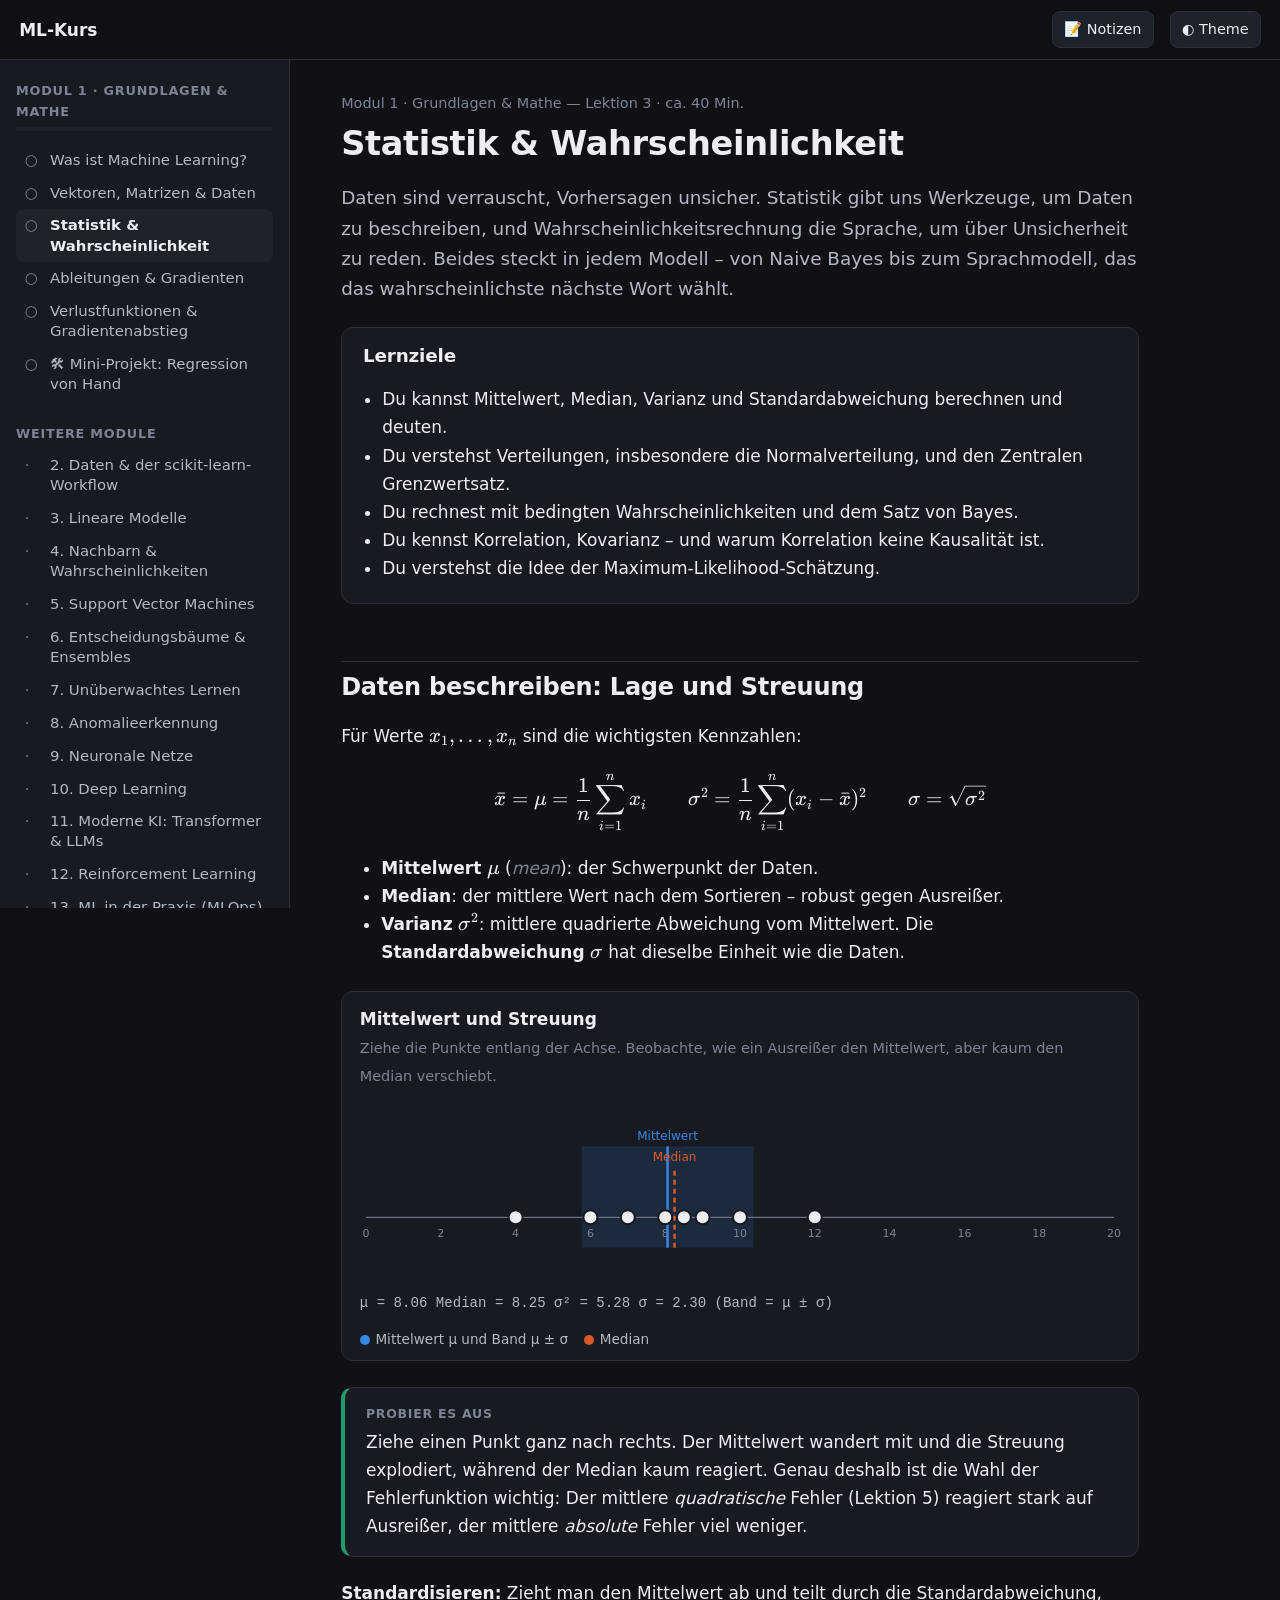
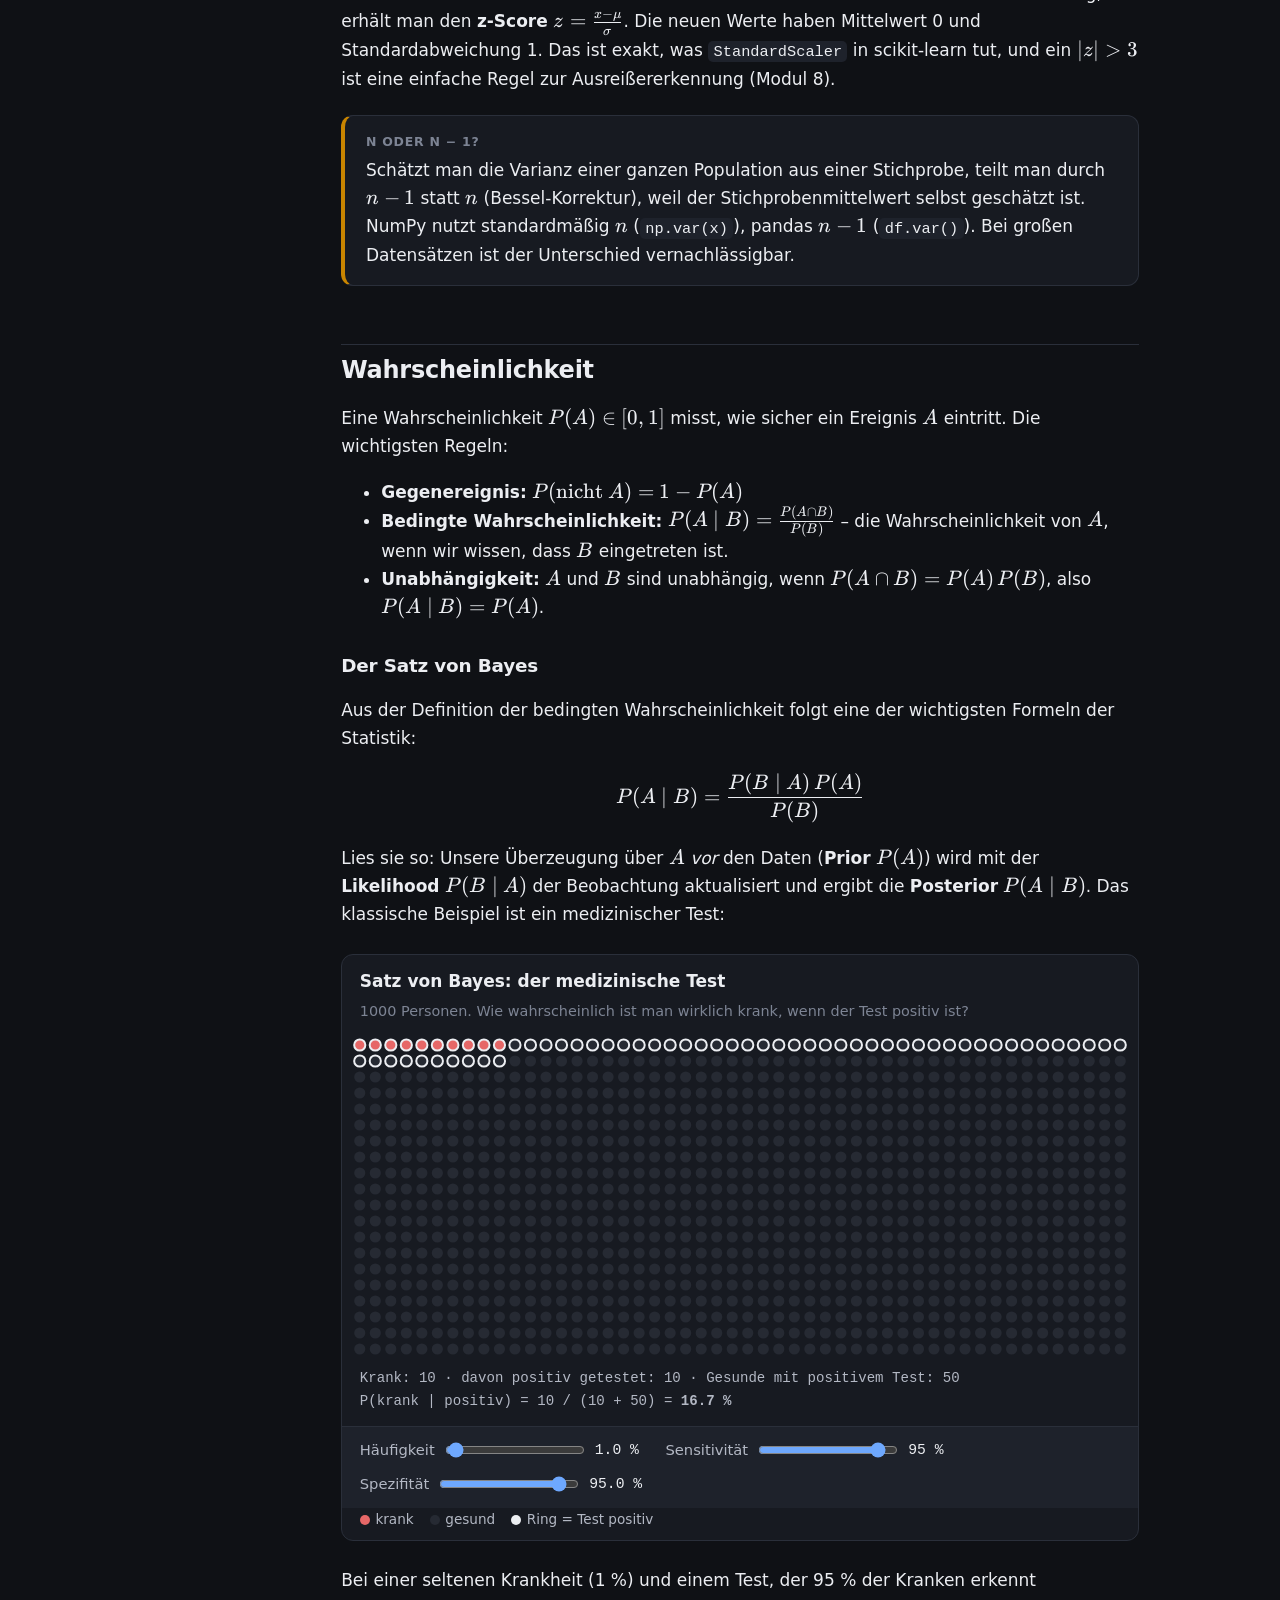
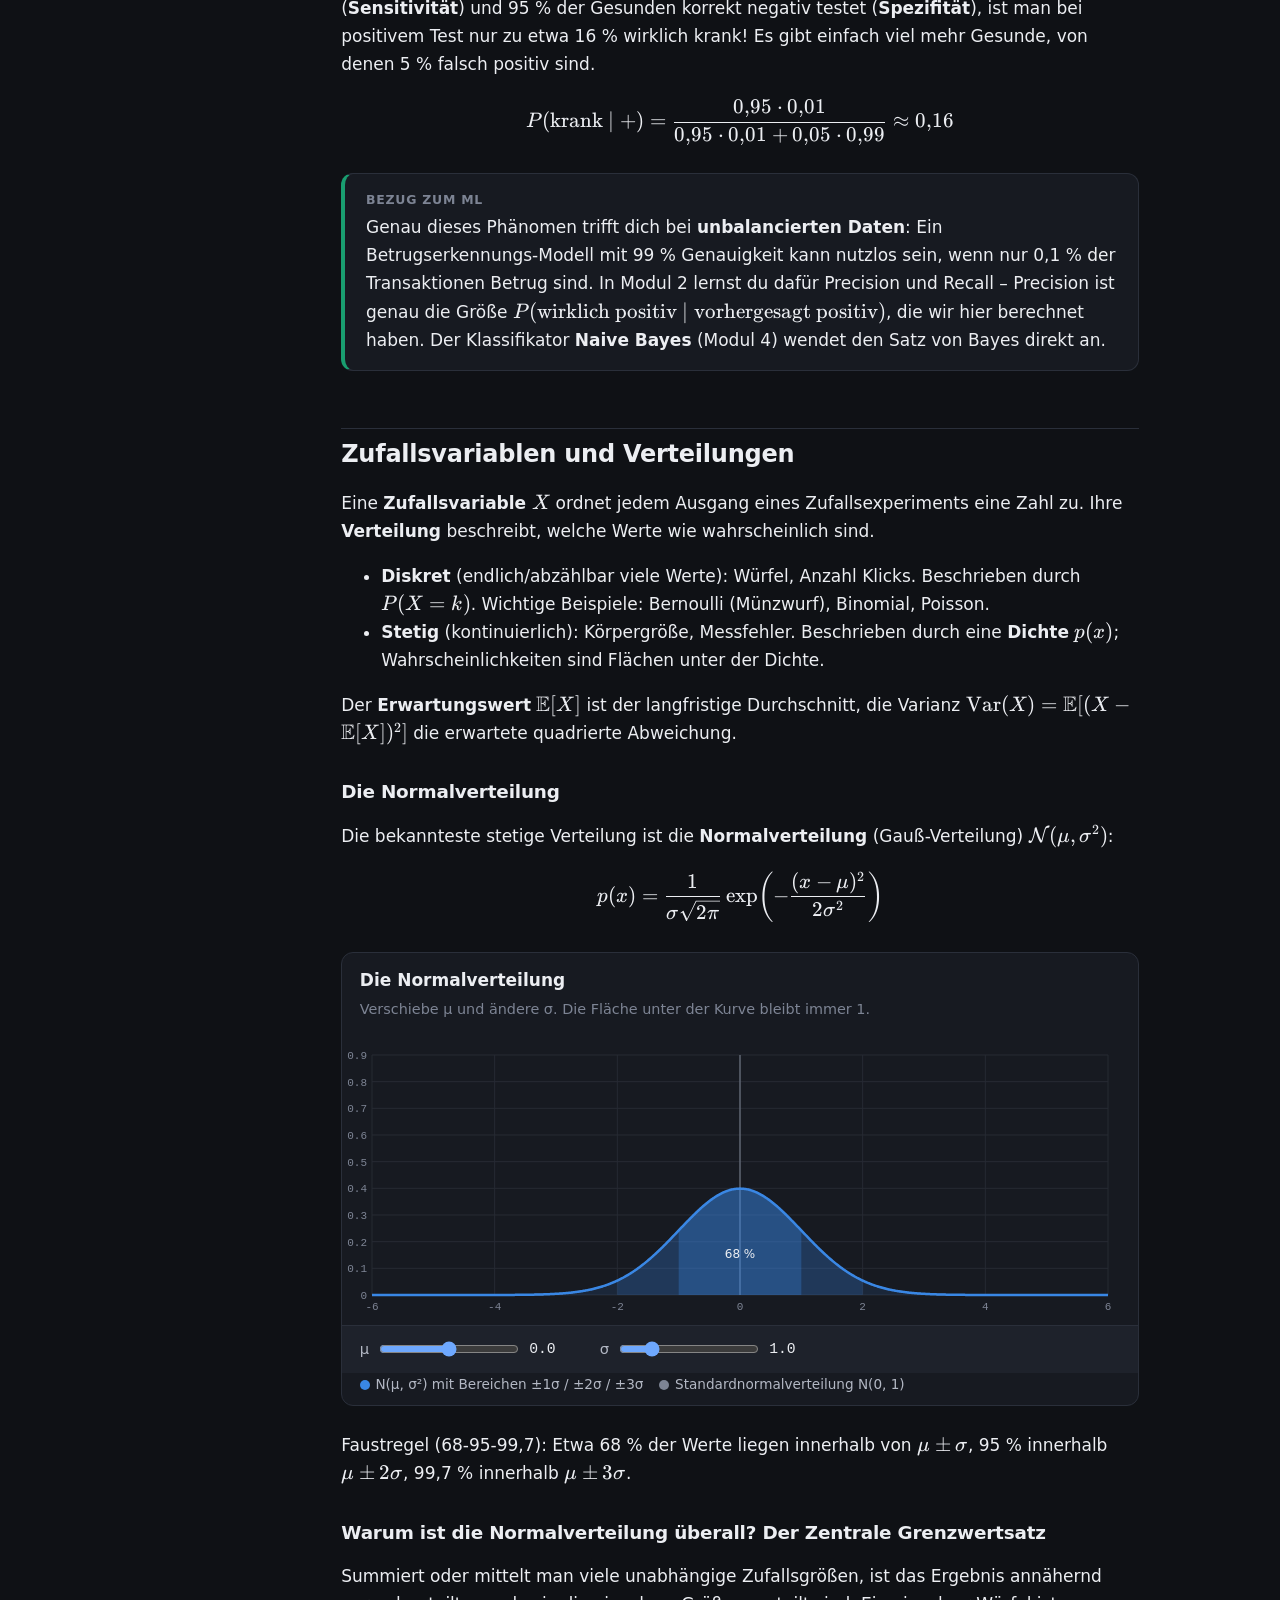
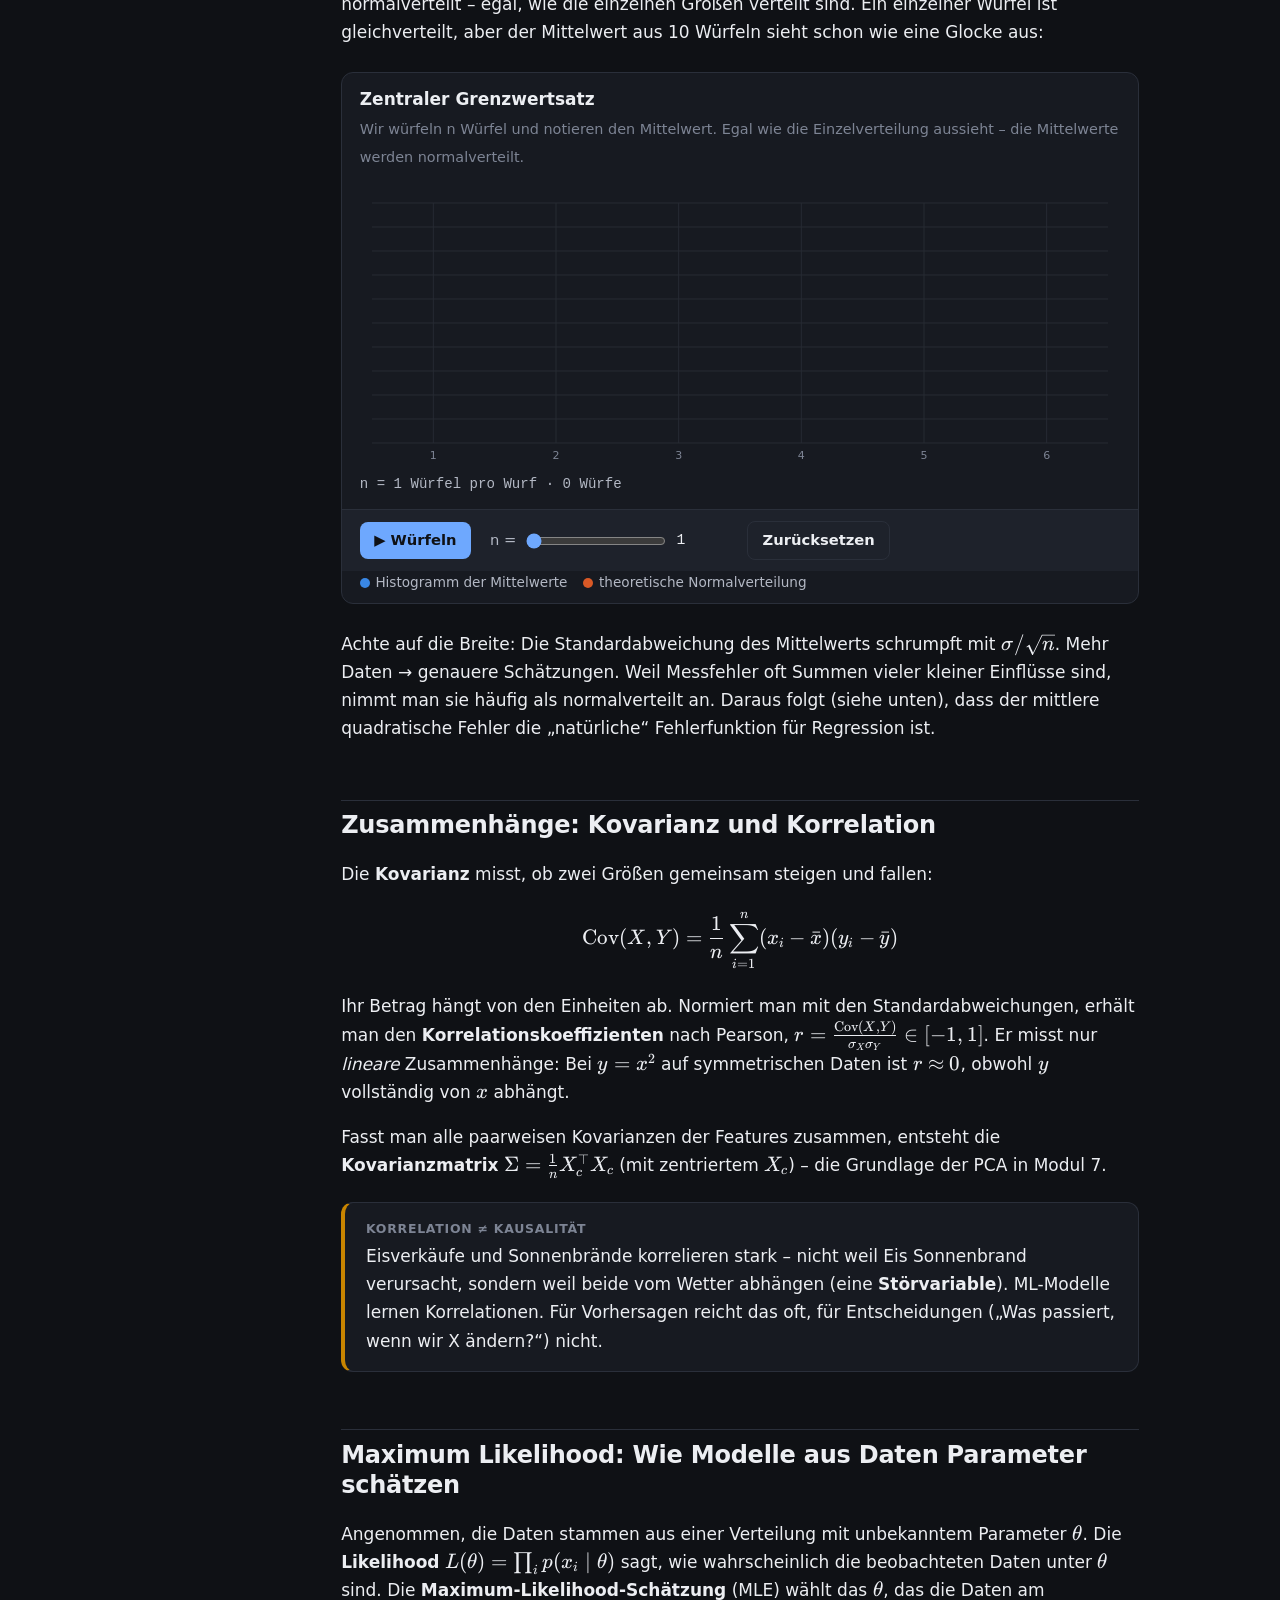
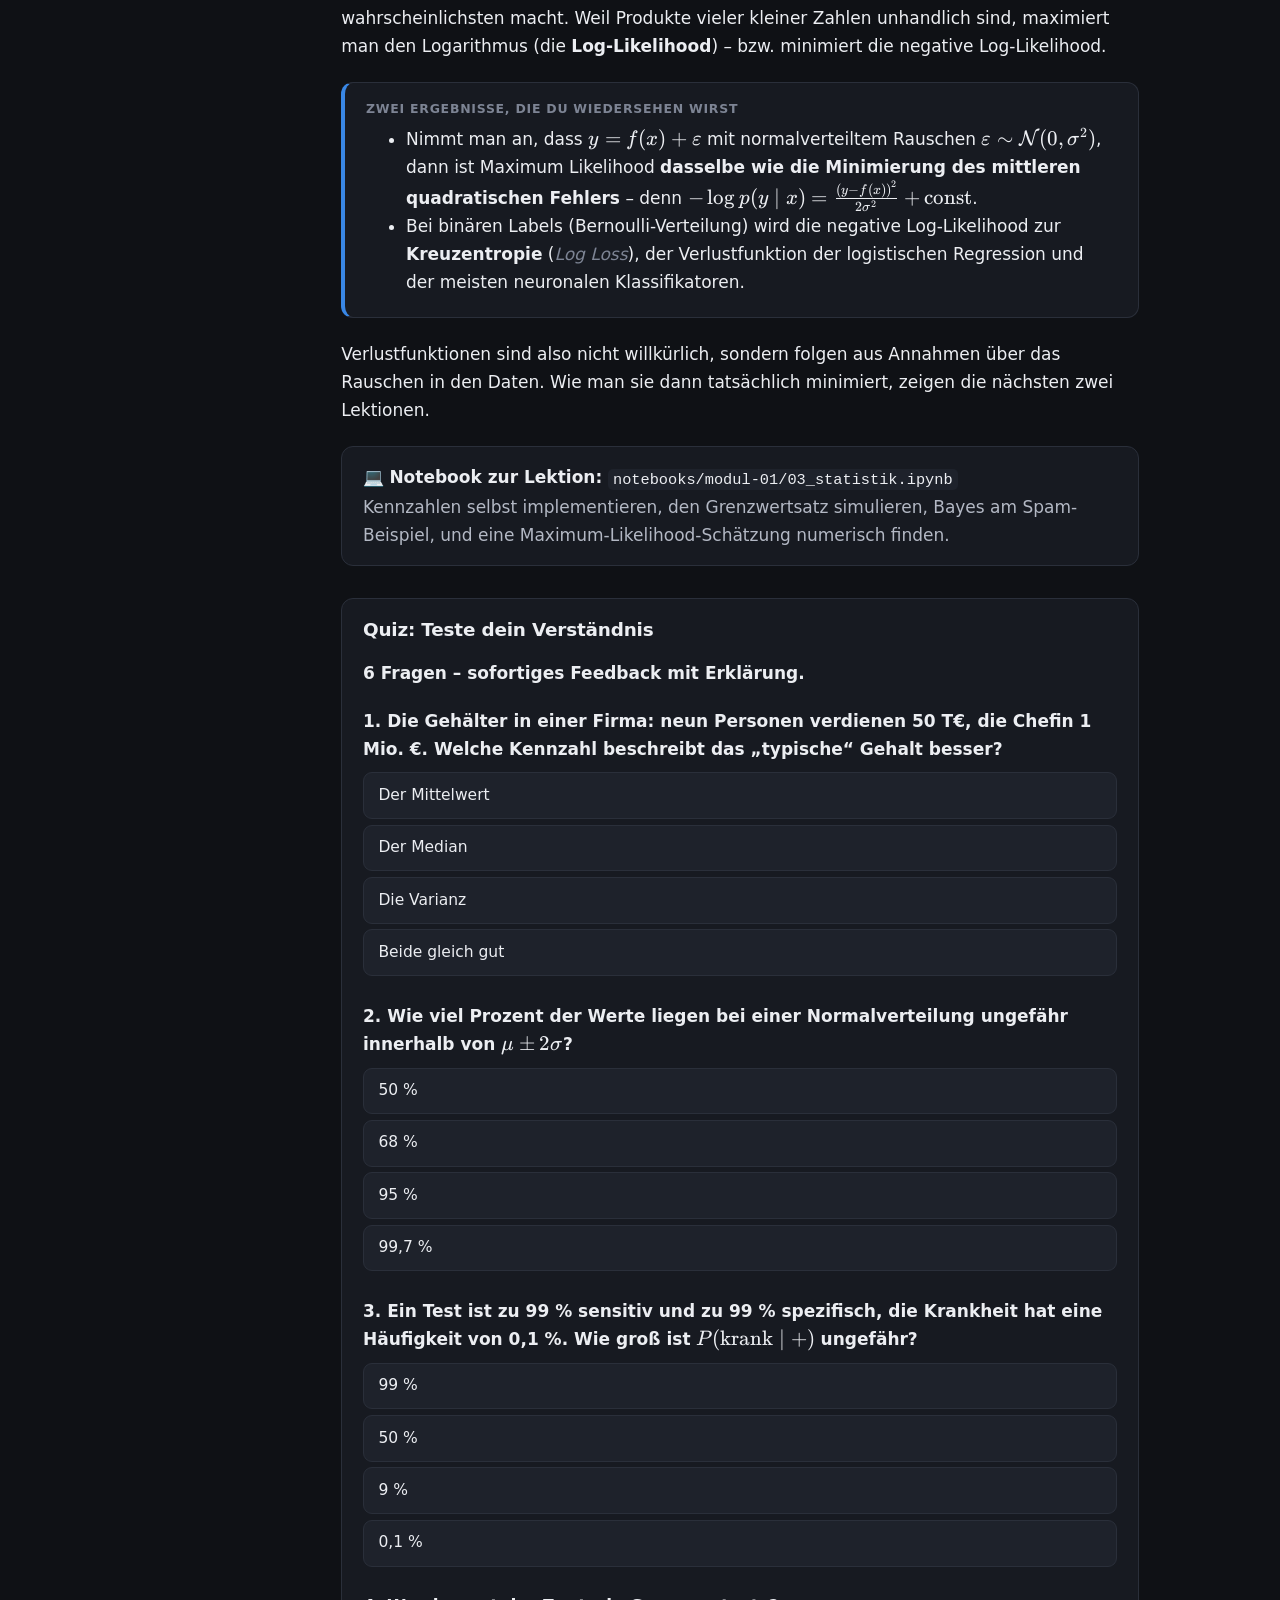
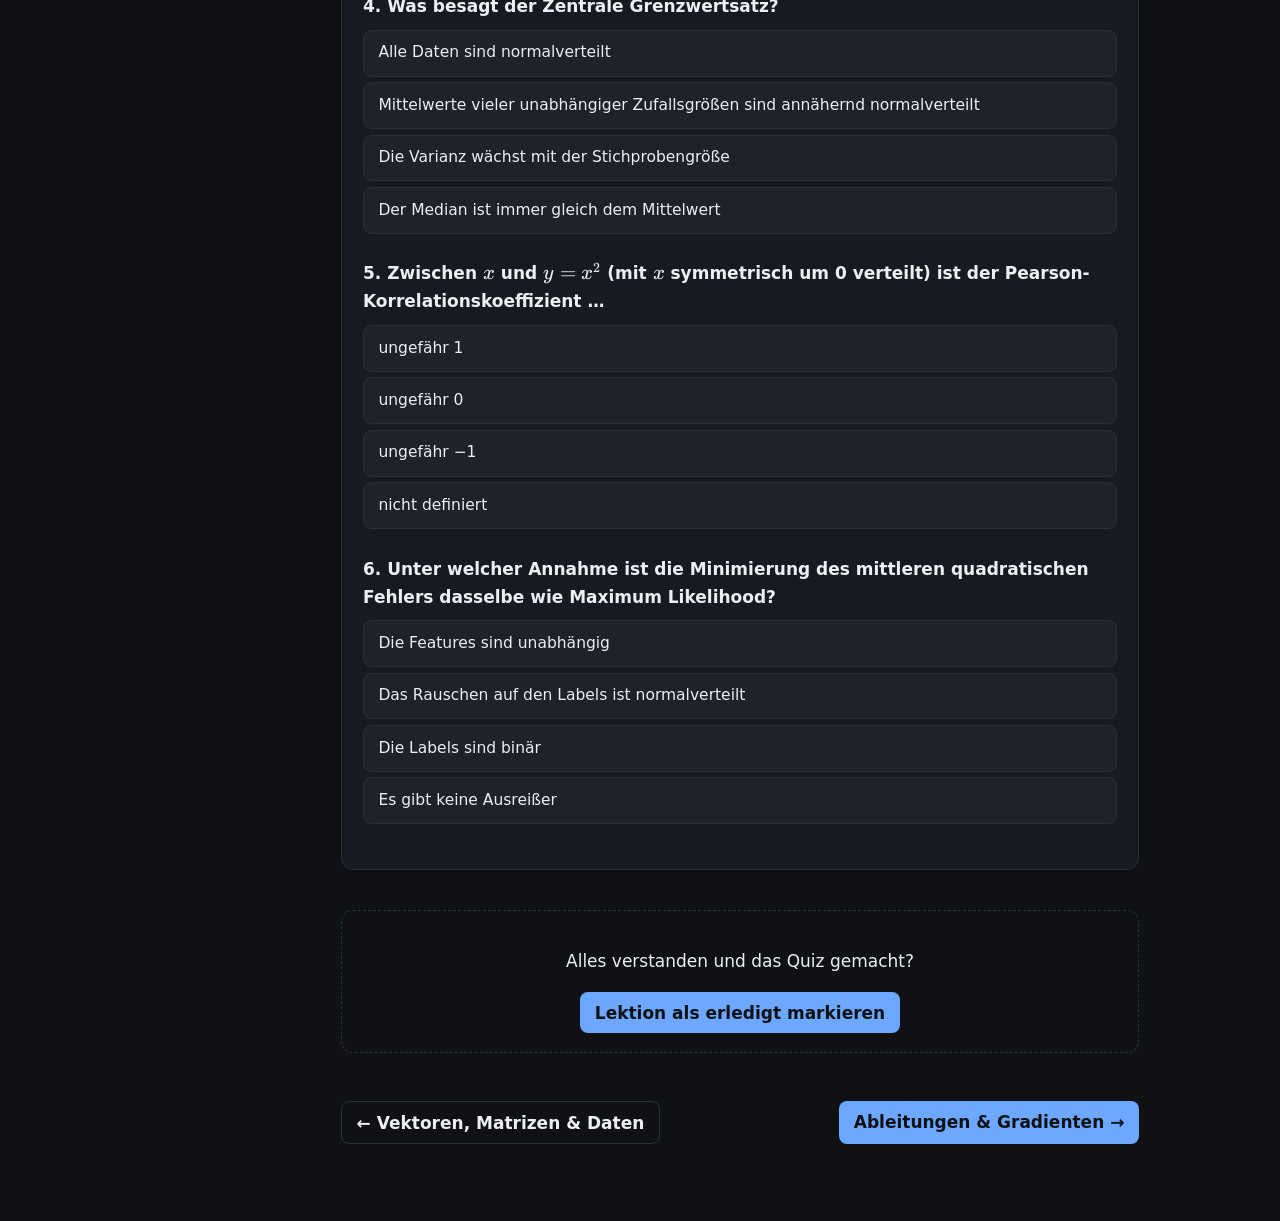
<file: website/modul-01/lektion-03.html>
<!doctype html>
<html lang="de">
<head>
  <meta charset="utf-8">
  <meta name="viewport" content="width=device-width, initial-scale=1">
  <title>1.3 Statistik &amp; Wahrscheinlichkeit – ML-Kurs</title>
  <link rel="stylesheet" href="../assets/vendor/katex/katex.min.css">
  <link rel="stylesheet" href="../assets/css/style.css">
</head>
<body data-lesson="m01-l03" data-root="../">
<main>
  <h1>Statistik &amp; Wahrscheinlichkeit</h1>
  <p class="lead">Daten sind verrauscht, Vorhersagen unsicher. Statistik gibt uns Werkzeuge, um Daten zu beschreiben, und Wahrscheinlichkeitsrechnung die Sprache,
    um über Unsicherheit zu reden. Beides steckt in jedem Modell – von Naive Bayes bis zum Sprachmodell, das das wahrscheinlichste nächste Wort wählt.</p>

  <div class="goals">
    <h3>Lernziele</h3>
    <ul>
      <li>Du kannst Mittelwert, Median, Varianz und Standardabweichung berechnen und deuten.</li>
      <li>Du verstehst Verteilungen, insbesondere die Normalverteilung, und den Zentralen Grenzwertsatz.</li>
      <li>Du rechnest mit bedingten Wahrscheinlichkeiten und dem Satz von Bayes.</li>
      <li>Du kennst Korrelation, Kovarianz – und warum Korrelation keine Kausalität ist.</li>
      <li>Du verstehst die Idee der Maximum-Likelihood-Schätzung.</li>
    </ul>
  </div>

  <h2>Daten beschreiben: Lage und Streuung</h2>
  <p>Für Werte \(x_1, \dots, x_n\) sind die wichtigsten Kennzahlen:</p>
  \[ \bar x = \mu = \frac{1}{n}\sum_{i=1}^n x_i \qquad \sigma^2 = \frac{1}{n}\sum_{i=1}^n (x_i - \bar x)^2 \qquad \sigma = \sqrt{\sigma^2} \]
  <ul>
    <li><b>Mittelwert</b> \(\mu\) (<span class="term">mean</span>): der Schwerpunkt der Daten.</li>
    <li><b>Median</b>: der mittlere Wert nach dem Sortieren – robust gegen Ausreißer.</li>
    <li><b>Varianz</b> \(\sigma^2\): mittlere quadrierte Abweichung vom Mittelwert. Die <b>Standardabweichung</b> \(\sigma\) hat dieselbe Einheit wie die Daten.</li>
  </ul>
  <div data-anim="mittelwert-varianz"></div>
  <div class="callout intuition">
    <span class="label">Probier es aus</span>
    Ziehe einen Punkt ganz nach rechts. Der Mittelwert wandert mit und die Streuung explodiert, während der Median kaum reagiert.
    Genau deshalb ist die Wahl der Fehlerfunktion wichtig: Der mittlere <i>quadratische</i> Fehler (Lektion 5) reagiert stark auf Ausreißer,
    der mittlere <i>absolute</i> Fehler viel weniger.
  </div>
  <p><b>Standardisieren:</b> Zieht man den Mittelwert ab und teilt durch die Standardabweichung, erhält man den <b>z-Score</b> \(z = \frac{x - \mu}{\sigma}\).
    Die neuen Werte haben Mittelwert 0 und Standardabweichung 1. Das ist exakt, was <code>StandardScaler</code> in scikit-learn tut, und ein
    \(|z| > 3\) ist eine einfache Regel zur Ausreißererkennung (Modul 8).</p>
  <p class="callout warn" style="display:block"><span class="label">n oder n − 1?</span>
    Schätzt man die Varianz einer ganzen Population aus einer Stichprobe, teilt man durch \(n-1\) statt \(n\) (Bessel-Korrektur), weil der Stichprobenmittelwert
    selbst geschätzt ist. NumPy nutzt standardmäßig \(n\) (<code>np.var(x)</code>), pandas \(n-1\) (<code>df.var()</code>). Bei großen Datensätzen ist der Unterschied vernachlässigbar.</p>

  <h2>Wahrscheinlichkeit</h2>
  <p>Eine Wahrscheinlichkeit \(P(A) \in [0, 1]\) misst, wie sicher ein Ereignis \(A\) eintritt. Die wichtigsten Regeln:</p>
  <ul>
    <li><b>Gegenereignis:</b> \(P(\text{nicht } A) = 1 - P(A)\)</li>
    <li><b>Bedingte Wahrscheinlichkeit:</b> \(P(A \mid B) = \frac{P(A \cap B)}{P(B)}\) – die Wahrscheinlichkeit von \(A\), wenn wir wissen, dass \(B\) eingetreten ist.</li>
    <li><b>Unabhängigkeit:</b> \(A\) und \(B\) sind unabhängig, wenn \(P(A \cap B) = P(A)\,P(B)\), also \(P(A \mid B) = P(A)\).</li>
  </ul>

  <h3>Der Satz von Bayes</h3>
  <p>Aus der Definition der bedingten Wahrscheinlichkeit folgt eine der wichtigsten Formeln der Statistik:</p>
  \[ P(A \mid B) = \frac{P(B \mid A)\, P(A)}{P(B)} \]
  <p>Lies sie so: Unsere Überzeugung über \(A\) <i>vor</i> den Daten (<b>Prior</b> \(P(A)\)) wird mit der <b>Likelihood</b> \(P(B \mid A)\) der Beobachtung
    aktualisiert und ergibt die <b>Posterior</b> \(P(A \mid B)\). Das klassische Beispiel ist ein medizinischer Test:</p>
  <div data-anim="bayes"></div>
  <p>Bei einer seltenen Krankheit (1 %) und einem Test, der 95 % der Kranken erkennt (<b>Sensitivität</b>) und 95 % der Gesunden korrekt negativ testet (<b>Spezifität</b>),
    ist man bei positivem Test nur zu etwa 16 % wirklich krank! Es gibt einfach viel mehr Gesunde, von denen 5 % falsch positiv sind.</p>
  \[ P(\text{krank} \mid +) = \frac{0{,}95 \cdot 0{,}01}{0{,}95 \cdot 0{,}01 + 0{,}05 \cdot 0{,}99} \approx 0{,}16 \]
  <div class="callout intuition">
    <span class="label">Bezug zum ML</span>
    Genau dieses Phänomen trifft dich bei <b>unbalancierten Daten</b>: Ein Betrugserkennungs-Modell mit 99 % Genauigkeit kann nutzlos sein, wenn nur 0,1 % der Transaktionen Betrug sind.
    In Modul 2 lernst du dafür Precision und Recall – Precision ist genau die Größe \(P(\text{wirklich positiv} \mid \text{vorhergesagt positiv})\), die wir hier berechnet haben.
    Der Klassifikator <b>Naive Bayes</b> (Modul 4) wendet den Satz von Bayes direkt an.
  </div>

  <h2>Zufallsvariablen und Verteilungen</h2>
  <p>Eine <b>Zufallsvariable</b> \(X\) ordnet jedem Ausgang eines Zufallsexperiments eine Zahl zu. Ihre <b>Verteilung</b> beschreibt, welche Werte wie wahrscheinlich sind.</p>
  <ul>
    <li><b>Diskret</b> (endlich/abzählbar viele Werte): Würfel, Anzahl Klicks. Beschrieben durch \(P(X = k)\). Wichtige Beispiele: Bernoulli (Münzwurf), Binomial, Poisson.</li>
    <li><b>Stetig</b> (kontinuierlich): Körpergröße, Messfehler. Beschrieben durch eine <b>Dichte</b> \(p(x)\); Wahrscheinlichkeiten sind Flächen unter der Dichte.</li>
  </ul>
  <p>Der <b>Erwartungswert</b> \(\mathbb{E}[X]\) ist der langfristige Durchschnitt, die Varianz \(\mathrm{Var}(X) = \mathbb{E}[(X - \mathbb{E}[X])^2]\) die erwartete quadrierte Abweichung.</p>

  <h3>Die Normalverteilung</h3>
  <p>Die bekannteste stetige Verteilung ist die <b>Normalverteilung</b> (Gauß-Verteilung) \(\mathcal{N}(\mu, \sigma^2)\):</p>
  \[ p(x) = \frac{1}{\sigma\sqrt{2\pi}} \exp\!\left(-\frac{(x-\mu)^2}{2\sigma^2}\right) \]
  <div data-anim="normalverteilung"></div>
  <p>Faustregel (68-95-99,7): Etwa 68 % der Werte liegen innerhalb von \(\mu \pm \sigma\), 95 % innerhalb \(\mu \pm 2\sigma\), 99,7 % innerhalb \(\mu \pm 3\sigma\).</p>

  <h3>Warum ist die Normalverteilung überall? Der Zentrale Grenzwertsatz</h3>
  <p>Summiert oder mittelt man viele unabhängige Zufallsgrößen, ist das Ergebnis annähernd normalverteilt – egal, wie die einzelnen Größen verteilt sind.
    Ein einzelner Würfel ist gleichverteilt, aber der Mittelwert aus 10 Würfeln sieht schon wie eine Glocke aus:</p>
  <div data-anim="grenzwertsatz"></div>
  <p>Achte auf die Breite: Die Standardabweichung des Mittelwerts schrumpft mit \(\sigma / \sqrt{n}\). Mehr Daten → genauere Schätzungen.
    Weil Messfehler oft Summen vieler kleiner Einflüsse sind, nimmt man sie häufig als normalverteilt an. Daraus folgt (siehe unten), dass der mittlere quadratische Fehler die „natürliche“ Fehlerfunktion für Regression ist.</p>

  <h2>Zusammenhänge: Kovarianz und Korrelation</h2>
  <p>Die <b>Kovarianz</b> misst, ob zwei Größen gemeinsam steigen und fallen:</p>
  \[ \mathrm{Cov}(X, Y) = \frac{1}{n}\sum_{i=1}^n (x_i - \bar x)(y_i - \bar y) \]
  <p>Ihr Betrag hängt von den Einheiten ab. Normiert man mit den Standardabweichungen, erhält man den <b>Korrelationskoeffizienten</b> nach Pearson,
    \(r = \frac{\mathrm{Cov}(X,Y)}{\sigma_X \sigma_Y} \in [-1, 1]\). Er misst nur <i>lineare</i> Zusammenhänge: Bei \(y = x^2\) auf symmetrischen Daten ist \(r \approx 0\), obwohl \(y\) vollständig von \(x\) abhängt.</p>
  <p>Fasst man alle paarweisen Kovarianzen der Features zusammen, entsteht die <b>Kovarianzmatrix</b> \(\Sigma = \frac{1}{n} X_c^\top X_c\) (mit zentriertem \(X_c\)) –
    die Grundlage der PCA in Modul 7.</p>
  <div class="callout warn">
    <span class="label">Korrelation ≠ Kausalität</span>
    Eisverkäufe und Sonnenbrände korrelieren stark – nicht weil Eis Sonnenbrand verursacht, sondern weil beide vom Wetter abhängen (eine <b>Störvariable</b>).
    ML-Modelle lernen Korrelationen. Für Vorhersagen reicht das oft, für Entscheidungen („Was passiert, wenn wir X ändern?“) nicht.
  </div>

  <h2>Maximum Likelihood: Wie Modelle aus Daten Parameter schätzen</h2>
  <p>Angenommen, die Daten stammen aus einer Verteilung mit unbekanntem Parameter \(\theta\). Die <b>Likelihood</b> \(L(\theta) = \prod_i p(x_i \mid \theta)\)
    sagt, wie wahrscheinlich die beobachteten Daten unter \(\theta\) sind. Die <b>Maximum-Likelihood-Schätzung</b> (MLE) wählt das \(\theta\), das die Daten am wahrscheinlichsten macht.
    Weil Produkte vieler kleiner Zahlen unhandlich sind, maximiert man den Logarithmus (die <b>Log-Likelihood</b>) – bzw. minimiert die negative Log-Likelihood.</p>
  <div class="callout math">
    <span class="label">Zwei Ergebnisse, die du wiedersehen wirst</span>
    <ul style="margin:.3rem 0">
      <li>Nimmt man an, dass \(y = f(x) + \varepsilon\) mit normalverteiltem Rauschen \(\varepsilon \sim \mathcal{N}(0, \sigma^2)\), dann ist Maximum Likelihood
        <b>dasselbe wie die Minimierung des mittleren quadratischen Fehlers</b> – denn \(-\log p(y \mid x) = \frac{(y - f(x))^2}{2\sigma^2} + \text{const}\).</li>
      <li>Bei binären Labels (Bernoulli-Verteilung) wird die negative Log-Likelihood zur <b>Kreuzentropie</b> (<span class="term">Log Loss</span>),
        der Verlustfunktion der logistischen Regression und der meisten neuronalen Klassifikatoren.</li>
    </ul>
  </div>
  <p>Verlustfunktionen sind also nicht willkürlich, sondern folgen aus Annahmen über das Rauschen in den Daten. Wie man sie dann tatsächlich minimiert, zeigen die nächsten zwei Lektionen.</p>

  <div class="card notebook-link">
    <div>💻 <b>Notebook zur Lektion:</b> <code>notebooks/modul-01/03_statistik.ipynb</code><br>
      <span style="color:var(--text-2)">Kennzahlen selbst implementieren, den Grenzwertsatz simulieren, Bayes am Spam-Beispiel, und eine Maximum-Likelihood-Schätzung numerisch finden.</span></div>
  </div>

  <div data-quiz="m01-l03-quiz"><script type="application/json">
  [
    {"q": "Die Gehälter in einer Firma: neun Personen verdienen 50 T€, die Chefin 1 Mio. €. Welche Kennzahl beschreibt das „typische“ Gehalt besser?",
     "options": ["Der Mittelwert", "Der Median", "Die Varianz", "Beide gleich gut"],
     "answer": 1, "explain": "Der Mittelwert liegt bei 145 T€ – niemand verdient das. Der Median (50 T€) ist robust gegen den Ausreißer."},
    {"q": "Wie viel Prozent der Werte liegen bei einer Normalverteilung ungefähr innerhalb von \\(\\mu \\pm 2\\sigma\\)?",
     "options": ["50 %", "68 %", "95 %", "99,7 %"],
     "answer": 2, "explain": "Die 68-95-99,7-Regel: ±1σ ≈ 68 %, ±2σ ≈ 95 %, ±3σ ≈ 99,7 %."},
    {"q": "Ein Test ist zu 99 % sensitiv und zu 99 % spezifisch, die Krankheit hat eine Häufigkeit von 0,1 %. Wie groß ist \\(P(\\text{krank} \\mid +)\\) ungefähr?",
     "options": ["99 %", "50 %", "9 %", "0,1 %"],
     "answer": 2, "explain": "Auf 100 000 Personen: 100 Kranke → 99 positiv. 99 900 Gesunde → 999 falsch positiv. \\(99 / (99 + 999) \\approx 9\\,\\%\\). Probiere es mit den Reglern in der Animation."},
    {"q": "Was besagt der Zentrale Grenzwertsatz?",
     "options": ["Alle Daten sind normalverteilt", "Mittelwerte vieler unabhängiger Zufallsgrößen sind annähernd normalverteilt", "Die Varianz wächst mit der Stichprobengröße", "Der Median ist immer gleich dem Mittelwert"],
     "answer": 1, "explain": "Unabhängig von der Ausgangsverteilung (mit endlicher Varianz) nähern sich Mittelwerte einer Normalverteilung an, deren Breite mit \\(1/\\sqrt{n}\\) schrumpft."},
    {"q": "Zwischen \\(x\\) und \\(y = x^2\\) (mit \\(x\\) symmetrisch um 0 verteilt) ist der Pearson-Korrelationskoeffizient …",
     "options": ["ungefähr 1", "ungefähr 0", "ungefähr −1", "nicht definiert"],
     "answer": 1, "explain": "Pearson misst nur lineare Zusammenhänge. Der quadratische Zusammenhang ist perfekt, aber symmetrisch – die lineare Korrelation hebt sich auf."},
    {"q": "Unter welcher Annahme ist die Minimierung des mittleren quadratischen Fehlers dasselbe wie Maximum Likelihood?",
     "options": ["Die Features sind unabhängig", "Das Rauschen auf den Labels ist normalverteilt", "Die Labels sind binär", "Es gibt keine Ausreißer"],
     "answer": 1, "explain": "Die negative Log-Dichte der Normalverteilung ist bis auf Konstanten \\((y - f(x))^2\\). Bei binären Labels erhält man stattdessen die Kreuzentropie."}
  ]
  </script></div>
</main>
<script src="../assets/vendor/katex/katex.min.js"></script>
<script src="../assets/vendor/katex/auto-render.min.js"></script>
<script src="../assets/js/course.js"></script>
<script src="../assets/js/app.js"></script>
<script src="../assets/js/notes.js"></script>
<script src="../assets/js/anim/m01-l03.js"></script>
</body>
</html>
</file>
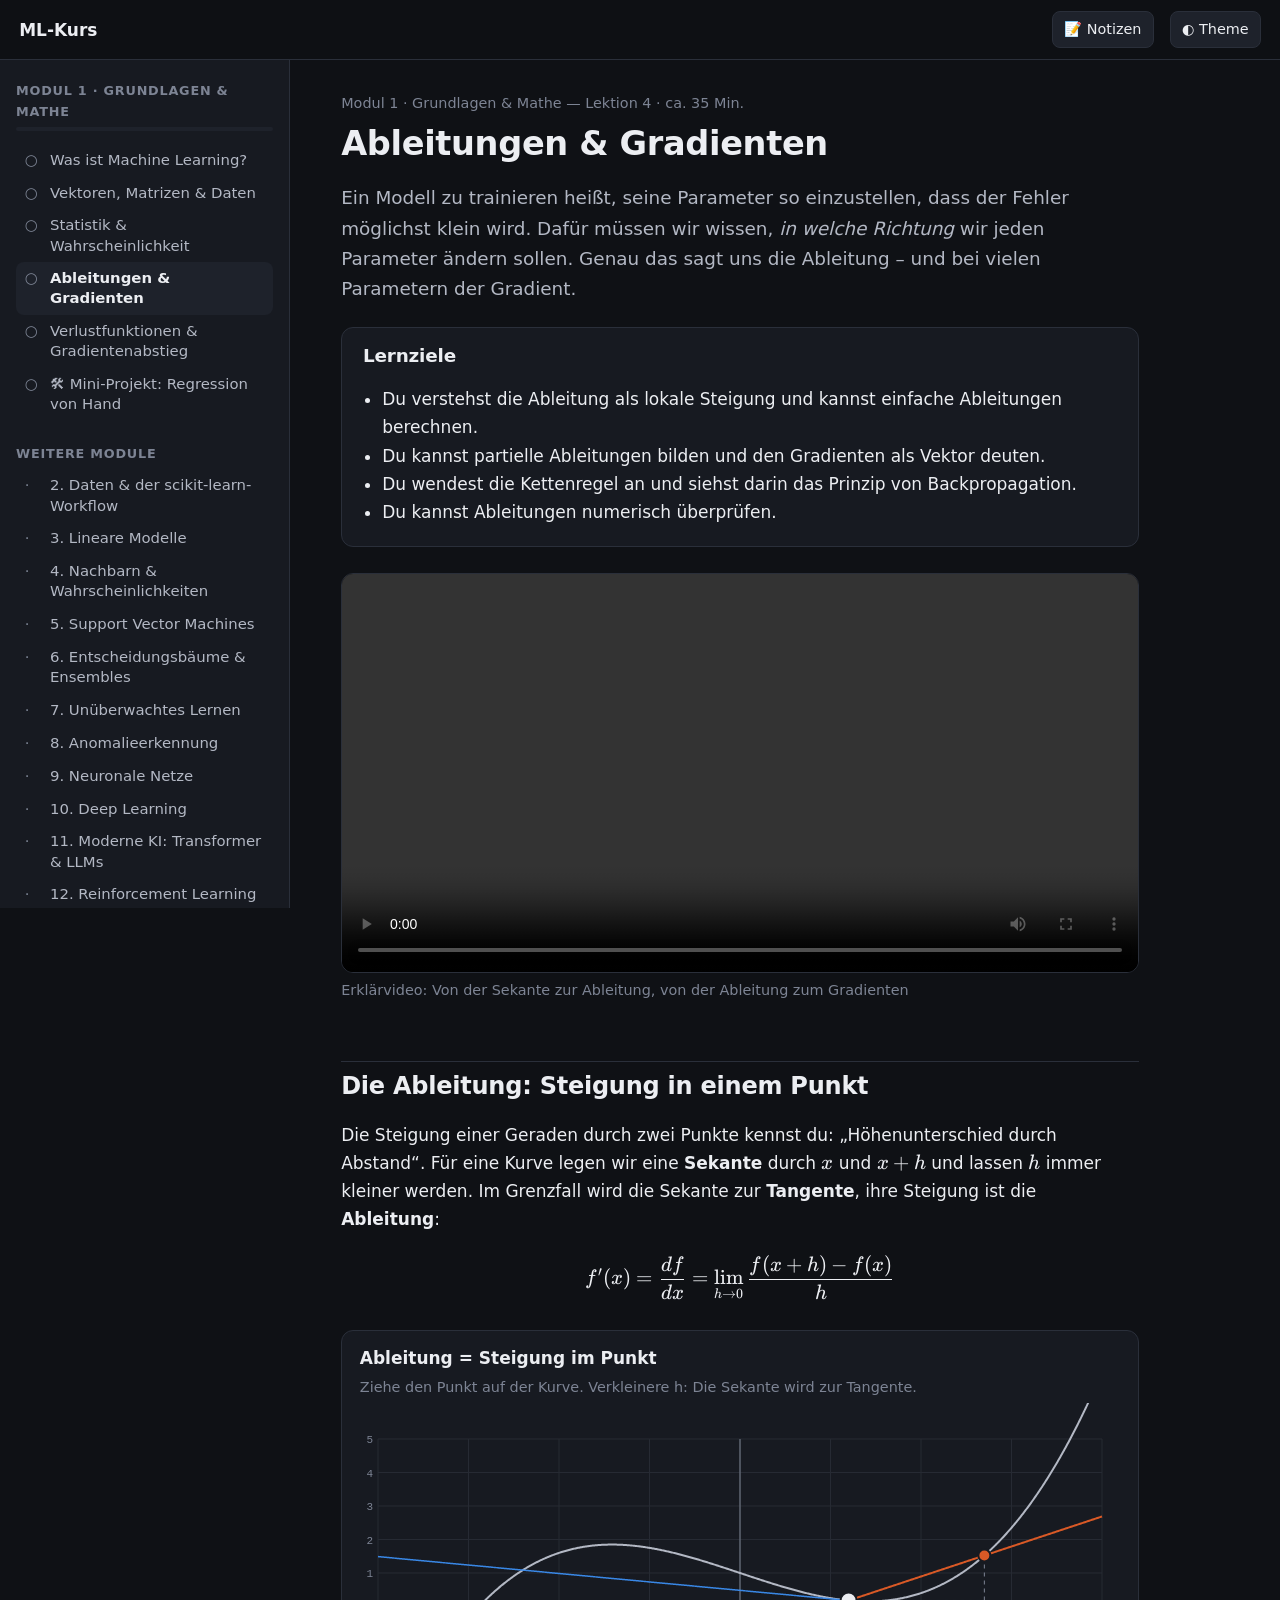
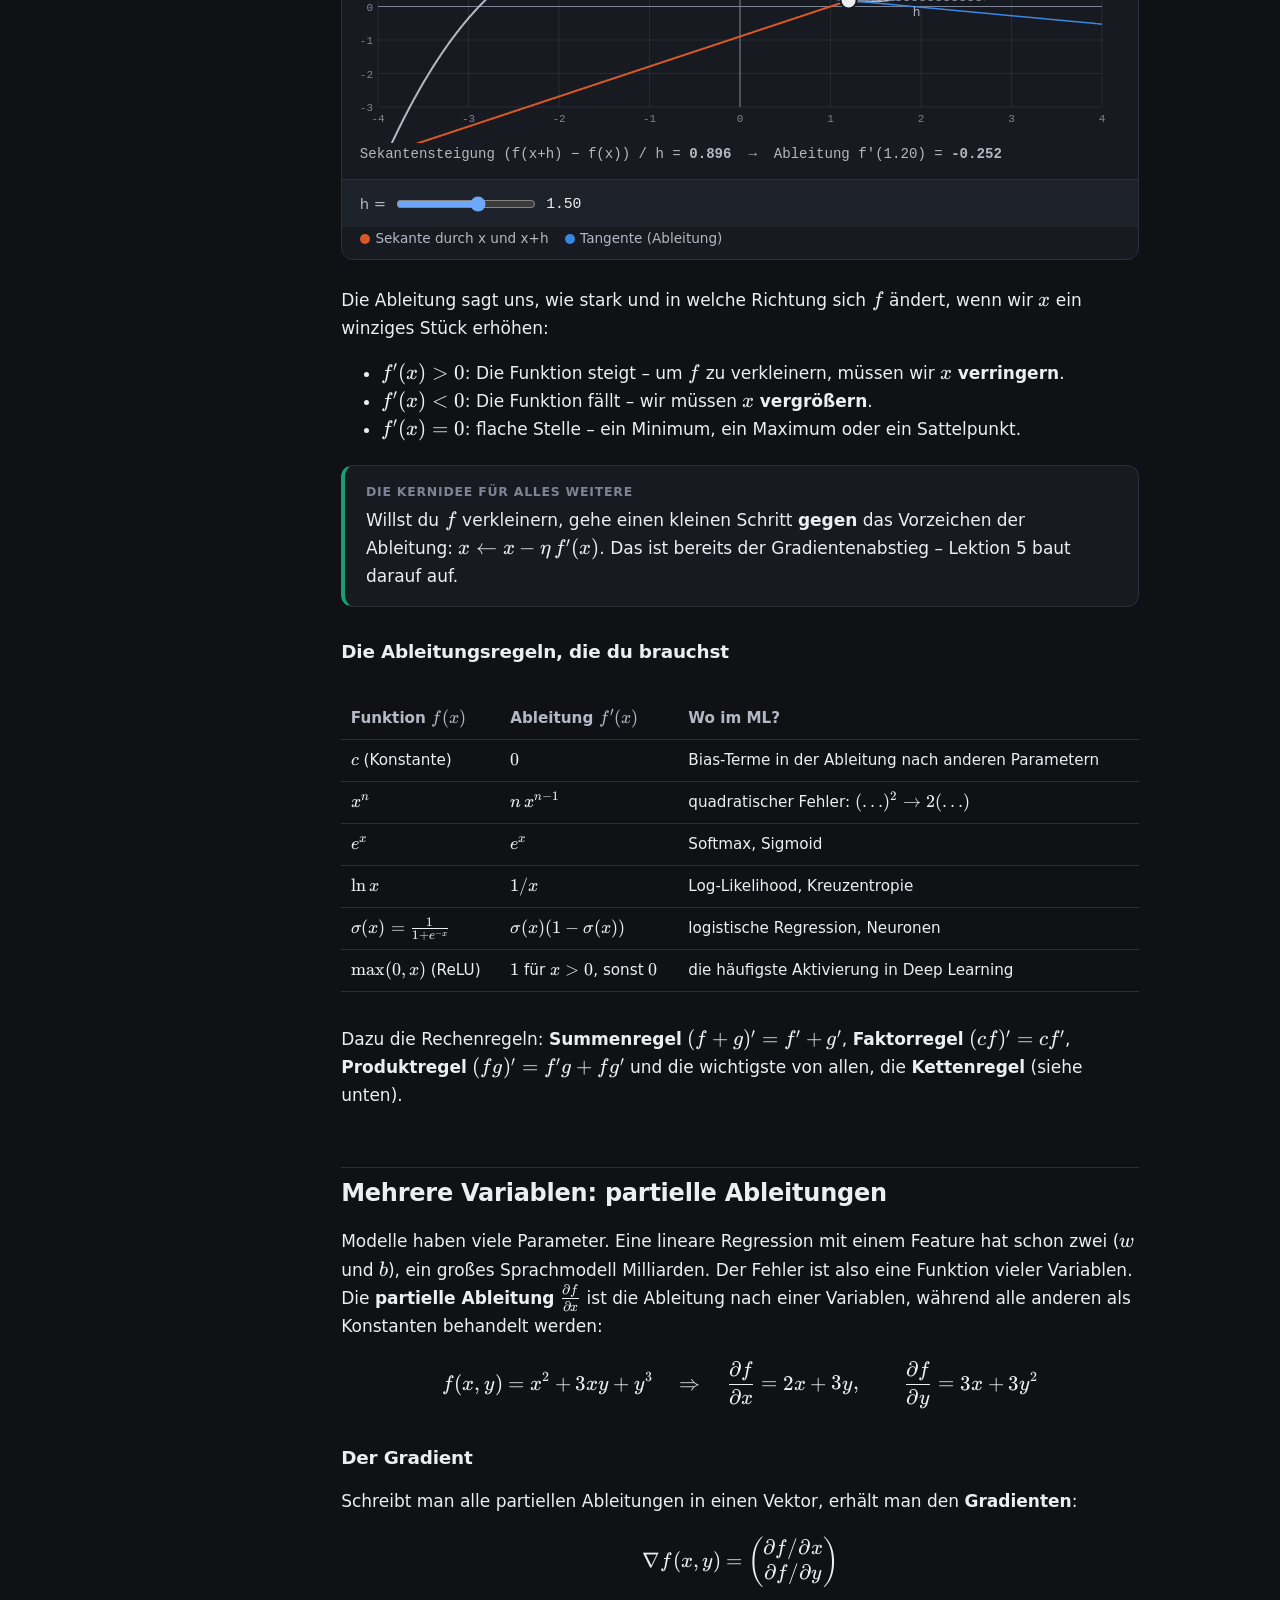
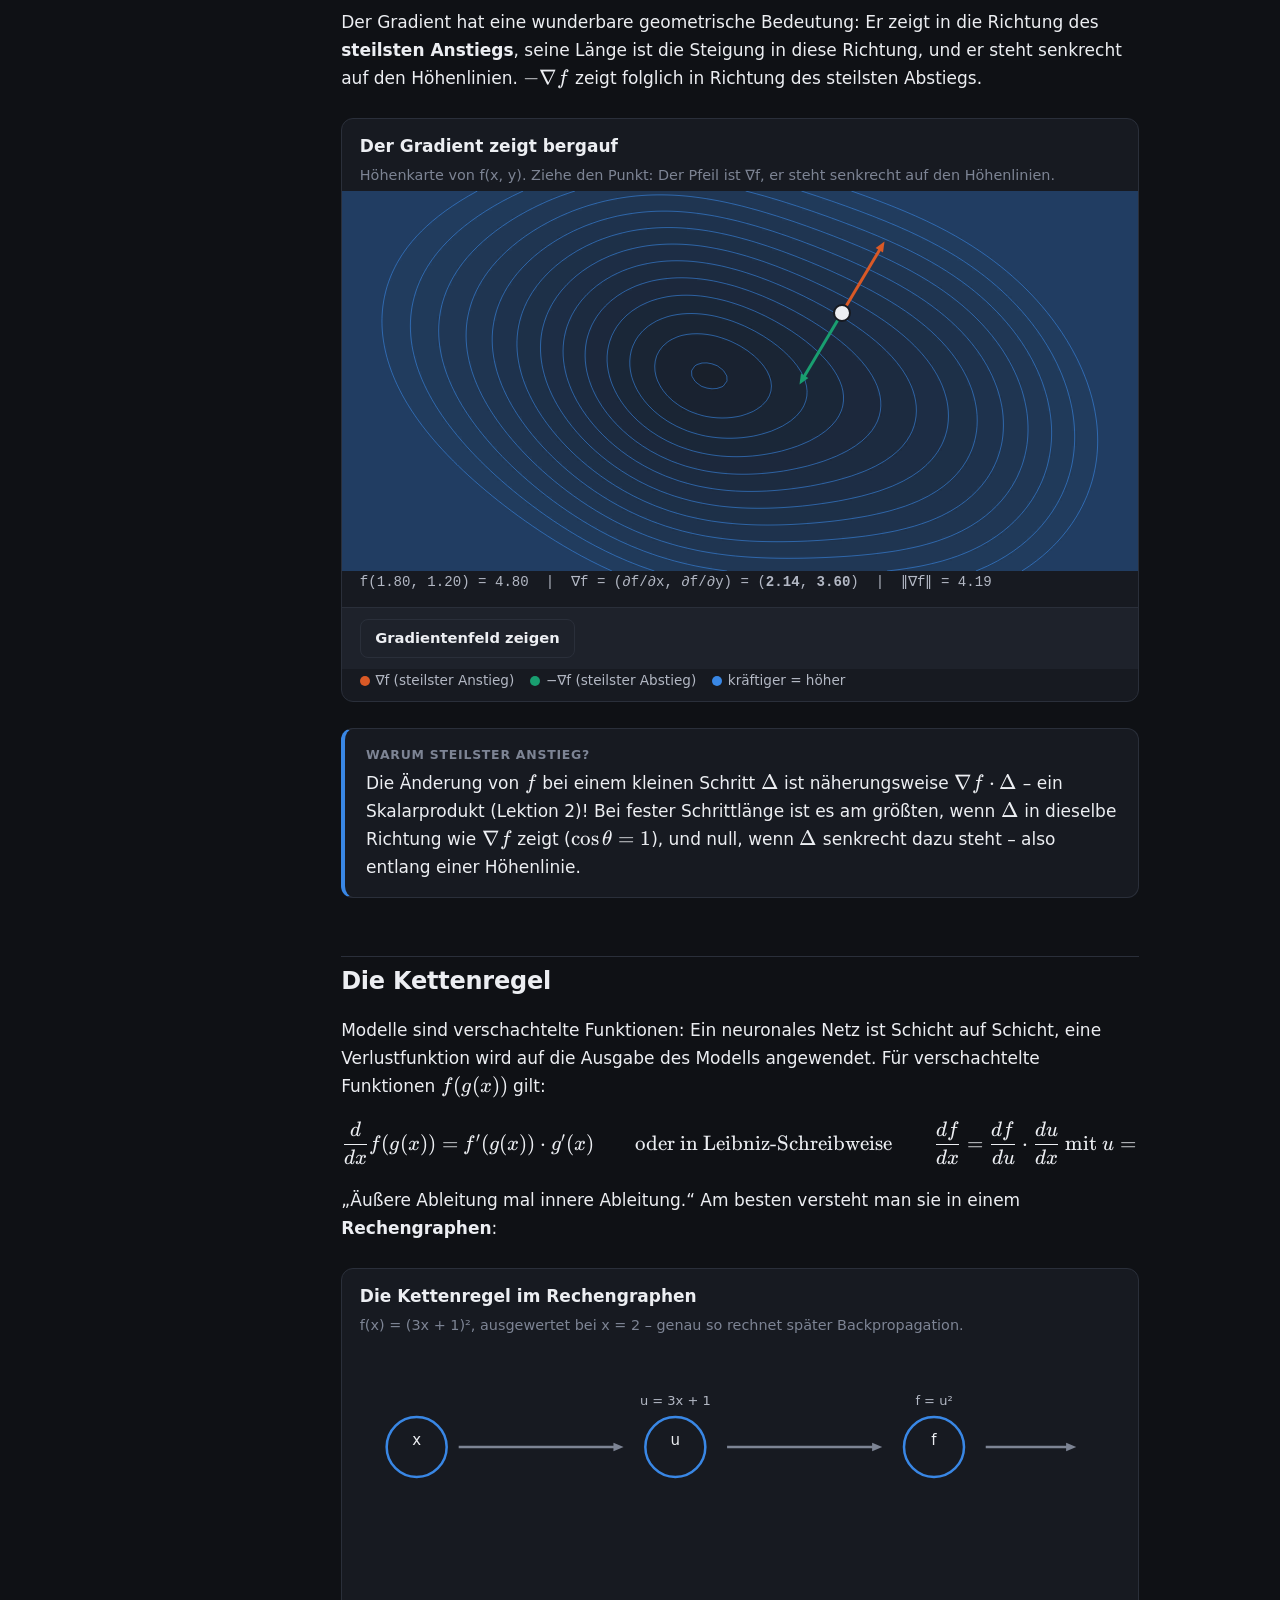
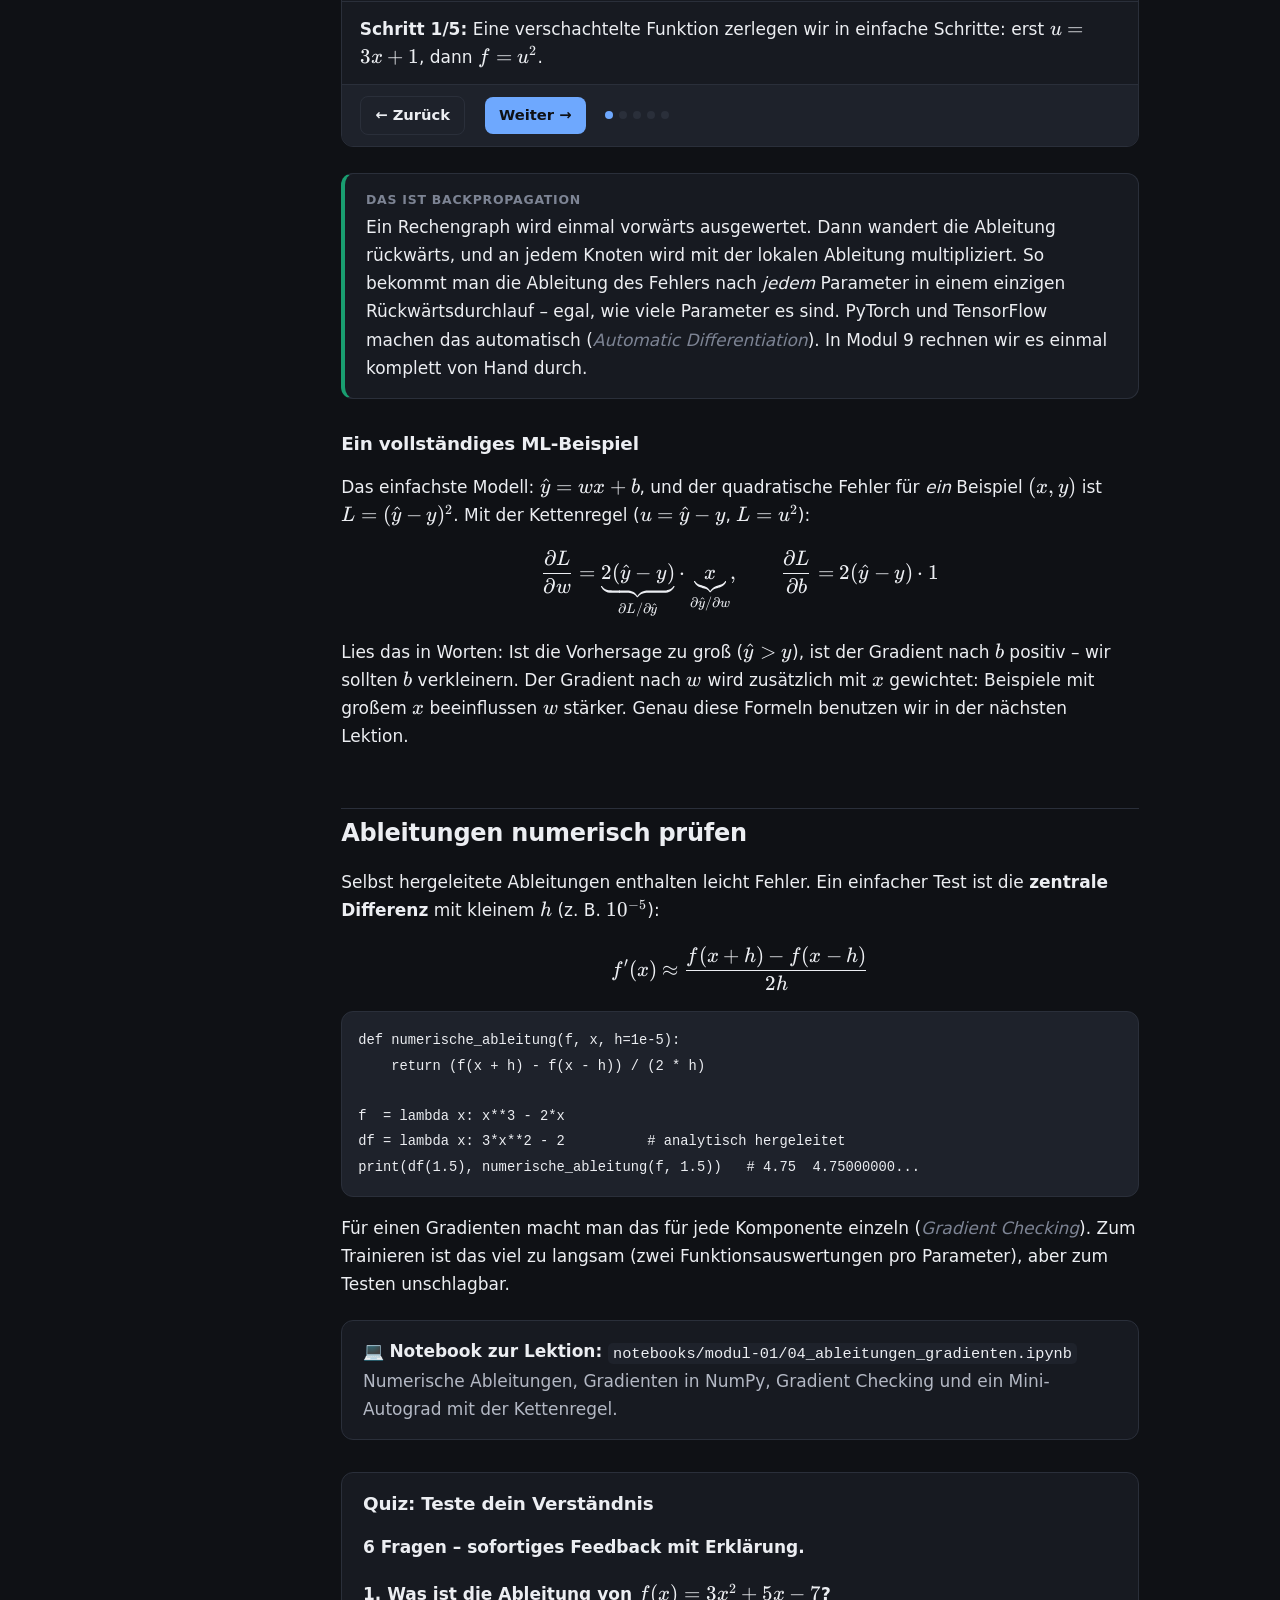
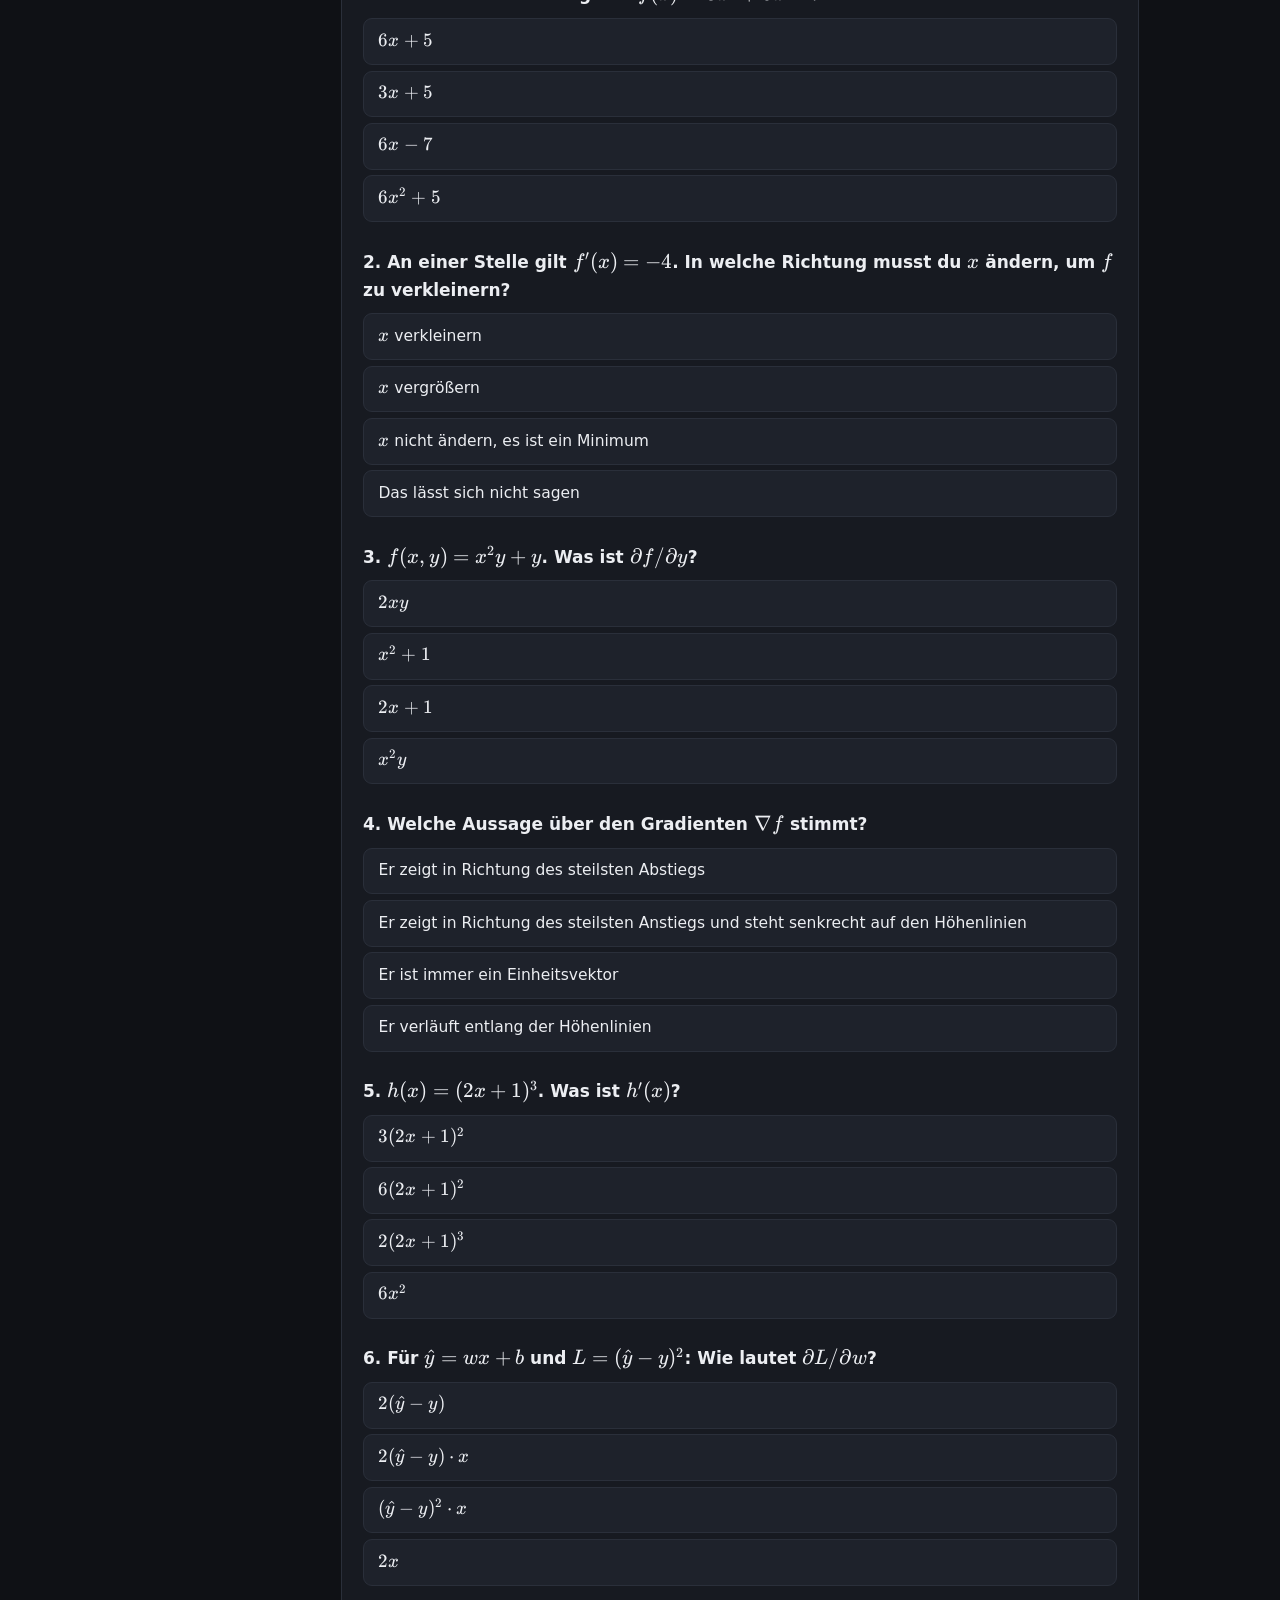
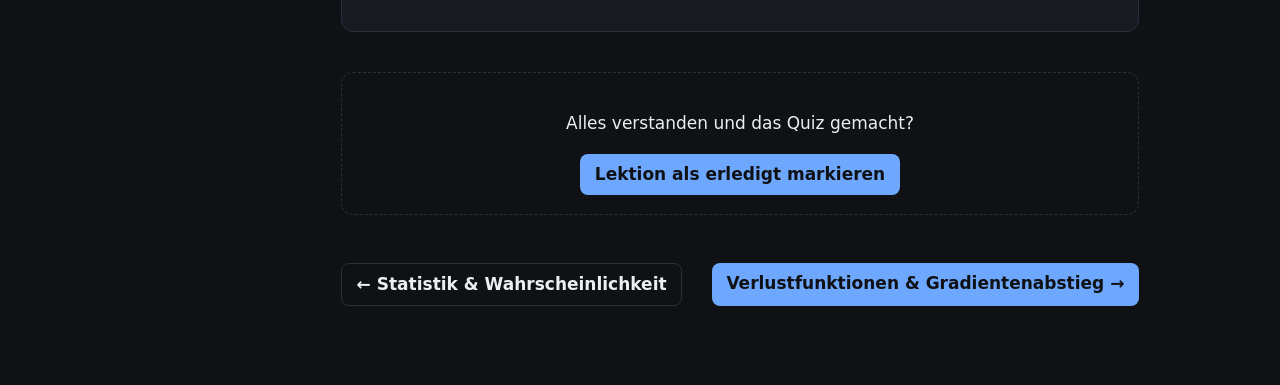
<file: website/modul-01/lektion-04.html>
<!doctype html>
<html lang="de">
<head>
  <meta charset="utf-8">
  <meta name="viewport" content="width=device-width, initial-scale=1">
  <title>1.4 Ableitungen &amp; Gradienten – ML-Kurs</title>
  <link rel="stylesheet" href="../assets/vendor/katex/katex.min.css">
  <link rel="stylesheet" href="../assets/css/style.css">
</head>
<body data-lesson="m01-l04" data-root="../">
<main>
  <h1>Ableitungen &amp; Gradienten</h1>
  <p class="lead">Ein Modell zu trainieren heißt, seine Parameter so einzustellen, dass der Fehler möglichst klein wird. Dafür müssen wir wissen,
    <i>in welche Richtung</i> wir jeden Parameter ändern sollen. Genau das sagt uns die Ableitung – und bei vielen Parametern der Gradient.</p>

  <div class="goals">
    <h3>Lernziele</h3>
    <ul>
      <li>Du verstehst die Ableitung als lokale Steigung und kannst einfache Ableitungen berechnen.</li>
      <li>Du kannst partielle Ableitungen bilden und den Gradienten als Vektor deuten.</li>
      <li>Du wendest die Kettenregel an und siehst darin das Prinzip von Backpropagation.</li>
      <li>Du kannst Ableitungen numerisch überprüfen.</li>
    </ul>
  </div>

  <figure class="video">
    <video controls preload="metadata" src="../assets/videos/m01_v03_ableitung_gradient.mp4"></video>
    <figcaption>Erklärvideo: Von der Sekante zur Ableitung, von der Ableitung zum Gradienten</figcaption>
  </figure>

  <h2>Die Ableitung: Steigung in einem Punkt</h2>
  <p>Die Steigung einer Geraden durch zwei Punkte kennst du: „Höhenunterschied durch Abstand“. Für eine Kurve legen wir eine <b>Sekante</b> durch
    \(x\) und \(x + h\) und lassen \(h\) immer kleiner werden. Im Grenzfall wird die Sekante zur <b>Tangente</b>, ihre Steigung ist die <b>Ableitung</b>:</p>
  \[ f'(x) = \frac{df}{dx} = \lim_{h \to 0} \frac{f(x + h) - f(x)}{h} \]
  <div data-anim="tangente"></div>
  <p>Die Ableitung sagt uns, wie stark und in welche Richtung sich \(f\) ändert, wenn wir \(x\) ein winziges Stück erhöhen:</p>
  <ul>
    <li>\(f'(x) > 0\): Die Funktion steigt – um \(f\) zu verkleinern, müssen wir \(x\) <b>verringern</b>.</li>
    <li>\(f'(x) < 0\): Die Funktion fällt – wir müssen \(x\) <b>vergrößern</b>.</li>
    <li>\(f'(x) = 0\): flache Stelle – ein Minimum, ein Maximum oder ein Sattelpunkt.</li>
  </ul>
  <div class="callout intuition">
    <span class="label">Die Kernidee für alles Weitere</span>
    Willst du \(f\) verkleinern, gehe einen kleinen Schritt <b>gegen</b> das Vorzeichen der Ableitung: \(x \leftarrow x - \eta\, f'(x)\).
    Das ist bereits der Gradientenabstieg – Lektion 5 baut darauf auf.
  </div>

  <h3>Die Ableitungsregeln, die du brauchst</h3>
  <div class="table-wrap">
  <table>
    <tr><th>Funktion \(f(x)\)</th><th>Ableitung \(f'(x)\)</th><th>Wo im ML?</th></tr>
    <tr><td>\(c\) (Konstante)</td><td>\(0\)</td><td>Bias-Terme in der Ableitung nach anderen Parametern</td></tr>
    <tr><td>\(x^n\)</td><td>\(n\,x^{n-1}\)</td><td>quadratischer Fehler: \((\ldots)^2 \to 2(\ldots)\)</td></tr>
    <tr><td>\(e^x\)</td><td>\(e^x\)</td><td>Softmax, Sigmoid</td></tr>
    <tr><td>\(\ln x\)</td><td>\(1/x\)</td><td>Log-Likelihood, Kreuzentropie</td></tr>
    <tr><td>\(\sigma(x) = \frac{1}{1 + e^{-x}}\)</td><td>\(\sigma(x)(1 - \sigma(x))\)</td><td>logistische Regression, Neuronen</td></tr>
    <tr><td>\(\max(0, x)\) (ReLU)</td><td>\(1\) für \(x > 0\), sonst \(0\)</td><td>die häufigste Aktivierung in Deep Learning</td></tr>
  </table>
  </div>
  <p>Dazu die Rechenregeln: <b>Summenregel</b> \((f + g)' = f' + g'\), <b>Faktorregel</b> \((c f)' = c f'\), <b>Produktregel</b> \((fg)' = f'g + fg'\) und
    die wichtigste von allen, die <b>Kettenregel</b> (siehe unten).</p>

  <h2>Mehrere Variablen: partielle Ableitungen</h2>
  <p>Modelle haben viele Parameter. Eine lineare Regression mit einem Feature hat schon zwei (\(w\) und \(b\)), ein großes Sprachmodell Milliarden.
    Der Fehler ist also eine Funktion vieler Variablen. Die <b>partielle Ableitung</b> \(\frac{\partial f}{\partial x}\) ist die Ableitung nach einer Variablen,
    während alle anderen als Konstanten behandelt werden:</p>
  \[ f(x, y) = x^2 + 3xy + y^3 \quad\Rightarrow\quad \frac{\partial f}{\partial x} = 2x + 3y, \qquad \frac{\partial f}{\partial y} = 3x + 3y^2 \]

  <h3>Der Gradient</h3>
  <p>Schreibt man alle partiellen Ableitungen in einen Vektor, erhält man den <b>Gradienten</b>:</p>
  \[ \nabla f(x, y) = \begin{pmatrix} \partial f / \partial x \\ \partial f / \partial y \end{pmatrix} \]
  <p>Der Gradient hat eine wunderbare geometrische Bedeutung: Er zeigt in die Richtung des <b>steilsten Anstiegs</b>, seine Länge ist die Steigung in diese Richtung,
    und er steht senkrecht auf den Höhenlinien. \(-\nabla f\) zeigt folglich in Richtung des steilsten Abstiegs.</p>
  <div data-anim="gradient-feld"></div>
  <div class="callout math">
    <span class="label">Warum steilster Anstieg?</span>
    Die Änderung von \(f\) bei einem kleinen Schritt \(\Delta\) ist näherungsweise \(\nabla f \cdot \Delta\) – ein Skalarprodukt (Lektion 2)!
    Bei fester Schrittlänge ist es am größten, wenn \(\Delta\) in dieselbe Richtung wie \(\nabla f\) zeigt (\(\cos\theta = 1\)),
    und null, wenn \(\Delta\) senkrecht dazu steht – also entlang einer Höhenlinie.
  </div>

  <h2>Die Kettenregel</h2>
  <p>Modelle sind verschachtelte Funktionen: Ein neuronales Netz ist Schicht auf Schicht, eine Verlustfunktion wird auf die Ausgabe des Modells angewendet.
    Für verschachtelte Funktionen \(f(g(x))\) gilt:</p>
  \[ \frac{d}{dx} f(g(x)) = f'(g(x)) \cdot g'(x) \qquad\text{oder in Leibniz-Schreibweise}\qquad \frac{df}{dx} = \frac{df}{du} \cdot \frac{du}{dx} \text{ mit } u = g(x) \]
  <p>„Äußere Ableitung mal innere Ableitung.“ Am besten versteht man sie in einem <b>Rechengraphen</b>:</p>
  <div data-anim="kettenregel"></div>
  <div class="callout intuition">
    <span class="label">Das ist Backpropagation</span>
    Ein Rechengraph wird einmal vorwärts ausgewertet. Dann wandert die Ableitung rückwärts, und an jedem Knoten wird mit der lokalen Ableitung multipliziert.
    So bekommt man die Ableitung des Fehlers nach <i>jedem</i> Parameter in einem einzigen Rückwärtsdurchlauf – egal, wie viele Parameter es sind.
    PyTorch und TensorFlow machen das automatisch (<span class="term">Automatic Differentiation</span>). In Modul 9 rechnen wir es einmal komplett von Hand durch.
  </div>

  <h3>Ein vollständiges ML-Beispiel</h3>
  <p>Das einfachste Modell: \(\hat y = w x + b\), und der quadratische Fehler für <i>ein</i> Beispiel \((x, y)\) ist \(L = (\hat y - y)^2\).
    Mit der Kettenregel (\(u = \hat y - y\), \(L = u^2\)):</p>
  \[ \frac{\partial L}{\partial w} = \underbrace{2(\hat y - y)}_{\partial L / \partial \hat y} \cdot \underbrace{x}_{\partial \hat y / \partial w}, \qquad
     \frac{\partial L}{\partial b} = 2(\hat y - y) \cdot 1 \]
  <p>Lies das in Worten: Ist die Vorhersage zu groß (\(\hat y > y\)), ist der Gradient nach \(b\) positiv – wir sollten \(b\) verkleinern.
    Der Gradient nach \(w\) wird zusätzlich mit \(x\) gewichtet: Beispiele mit großem \(x\) beeinflussen \(w\) stärker. Genau diese Formeln benutzen wir in der nächsten Lektion.</p>

  <h2>Ableitungen numerisch prüfen</h2>
  <p>Selbst hergeleitete Ableitungen enthalten leicht Fehler. Ein einfacher Test ist die <b>zentrale Differenz</b> mit kleinem \(h\) (z.&nbsp;B. \(10^{-5}\)):</p>
  \[ f'(x) \approx \frac{f(x + h) - f(x - h)}{2h} \]
<pre><code>def numerische_ableitung(f, x, h=1e-5):
    return (f(x + h) - f(x - h)) / (2 * h)

f  = lambda x: x**3 - 2*x
df = lambda x: 3*x**2 - 2          # analytisch hergeleitet
print(df(1.5), numerische_ableitung(f, 1.5))   # 4.75  4.75000000...
</code></pre>
  <p>Für einen Gradienten macht man das für jede Komponente einzeln (<span class="term">Gradient Checking</span>). Zum Trainieren ist das viel zu langsam
    (zwei Funktionsauswertungen pro Parameter), aber zum Testen unschlagbar.</p>

  <div class="card notebook-link">
    <div>💻 <b>Notebook zur Lektion:</b> <code>notebooks/modul-01/04_ableitungen_gradienten.ipynb</code><br>
      <span style="color:var(--text-2)">Numerische Ableitungen, Gradienten in NumPy, Gradient Checking und ein Mini-Autograd mit der Kettenregel.</span></div>
  </div>

  <div data-quiz="m01-l04-quiz"><script type="application/json">
  [
    {"q": "Was ist die Ableitung von \\(f(x) = 3x^2 + 5x - 7\\)?",
     "options": ["\\(6x + 5\\)", "\\(3x + 5\\)", "\\(6x - 7\\)", "\\(6x^2 + 5\\)"],
     "answer": 0, "explain": "Potenzregel: \\(3 \\cdot 2x = 6x\\), \\(5x \\to 5\\), Konstante \\(\\to 0\\)."},
    {"q": "An einer Stelle gilt \\(f'(x) = -4\\). In welche Richtung musst du \\(x\\) ändern, um \\(f\\) zu verkleinern?",
     "options": ["\\(x\\) verkleinern", "\\(x\\) vergrößern", "\\(x\\) nicht ändern, es ist ein Minimum", "Das lässt sich nicht sagen"],
     "answer": 1, "explain": "Negative Steigung heißt: Die Funktion fällt nach rechts. Gradientenabstieg: \\(x - \\eta \\cdot (-4) = x + 4\\eta\\), also größer."},
    {"q": "\\(f(x, y) = x^2 y + y\\). Was ist \\(\\partial f / \\partial y\\)?",
     "options": ["\\(2xy\\)", "\\(x^2 + 1\\)", "\\(2x + 1\\)", "\\(x^2 y\\)"],
     "answer": 1, "explain": "\\(x\\) wird als Konstante behandelt: \\(\\partial(x^2 y)/\\partial y = x^2\\), \\(\\partial y / \\partial y = 1\\)."},
    {"q": "Welche Aussage über den Gradienten \\(\\nabla f\\) stimmt?",
     "options": ["Er zeigt in Richtung des steilsten Abstiegs", "Er zeigt in Richtung des steilsten Anstiegs und steht senkrecht auf den Höhenlinien", "Er ist immer ein Einheitsvektor", "Er verläuft entlang der Höhenlinien"],
     "answer": 1, "explain": "Der Gradient zeigt bergauf. Deshalb geht der Gradientenabstieg in Richtung \\(-\\nabla f\\)."},
    {"q": "\\(h(x) = (2x + 1)^3\\). Was ist \\(h'(x)\\)?",
     "options": ["\\(3(2x+1)^2\\)", "\\(6(2x+1)^2\\)", "\\(2(2x+1)^3\\)", "\\(6x^2\\)"],
     "answer": 1, "explain": "Kettenregel: äußere Ableitung \\(3u^2\\) mal innere Ableitung \\(2\\) ergibt \\(6(2x+1)^2\\)."},
    {"q": "Für \\(\\hat y = wx + b\\) und \\(L = (\\hat y - y)^2\\): Wie lautet \\(\\partial L / \\partial w\\)?",
     "options": ["\\(2(\\hat y - y)\\)", "\\(2(\\hat y - y) \\cdot x\\)", "\\((\\hat y - y)^2 \\cdot x\\)", "\\(2x\\)"],
     "answer": 1, "explain": "\\(\\partial L / \\partial \\hat y = 2(\\hat y - y)\\) und \\(\\partial \\hat y / \\partial w = x\\), multipliziert nach der Kettenregel."}
  ]
  </script></div>
</main>
<script src="../assets/vendor/katex/katex.min.js"></script>
<script src="../assets/vendor/katex/auto-render.min.js"></script>
<script src="../assets/js/course.js"></script>
<script src="../assets/js/app.js"></script>
<script src="../assets/js/notes.js"></script>
<script src="../assets/js/anim/m01-l04.js"></script>
</body>
</html>
</file>
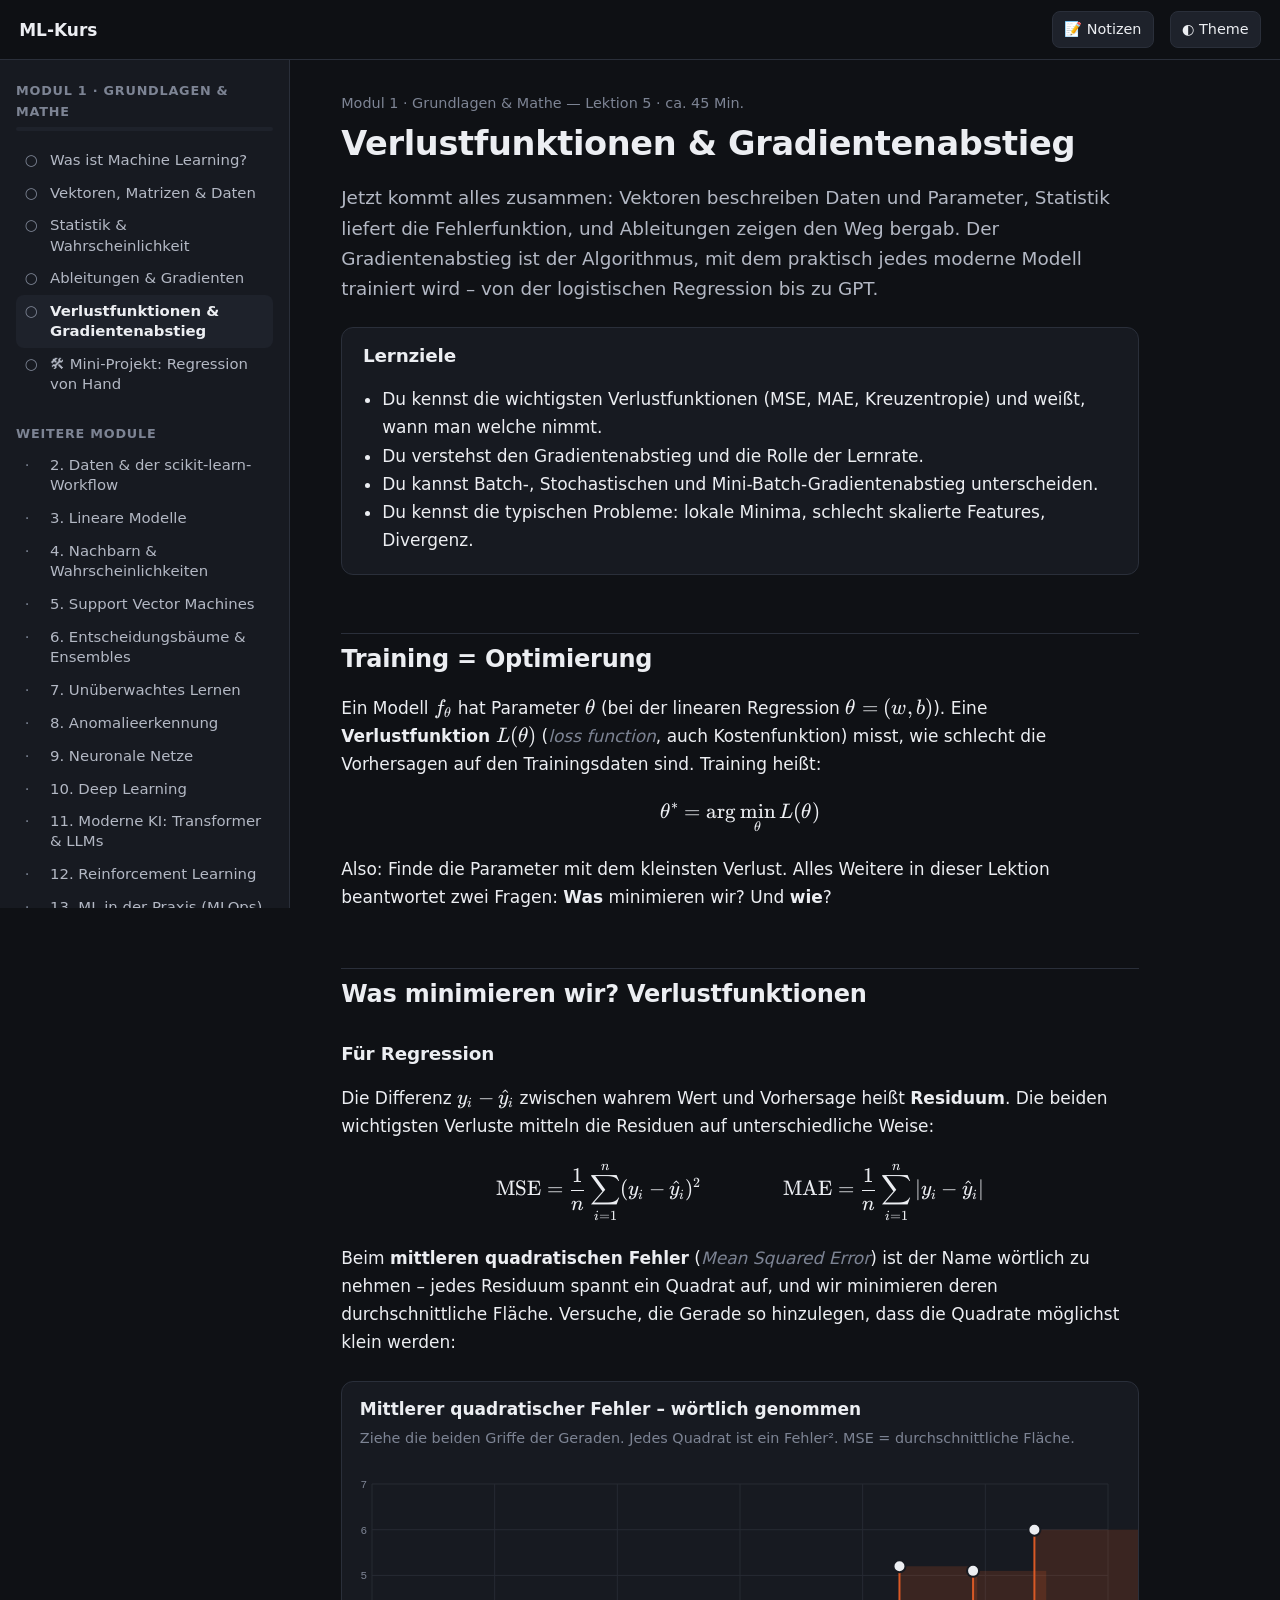
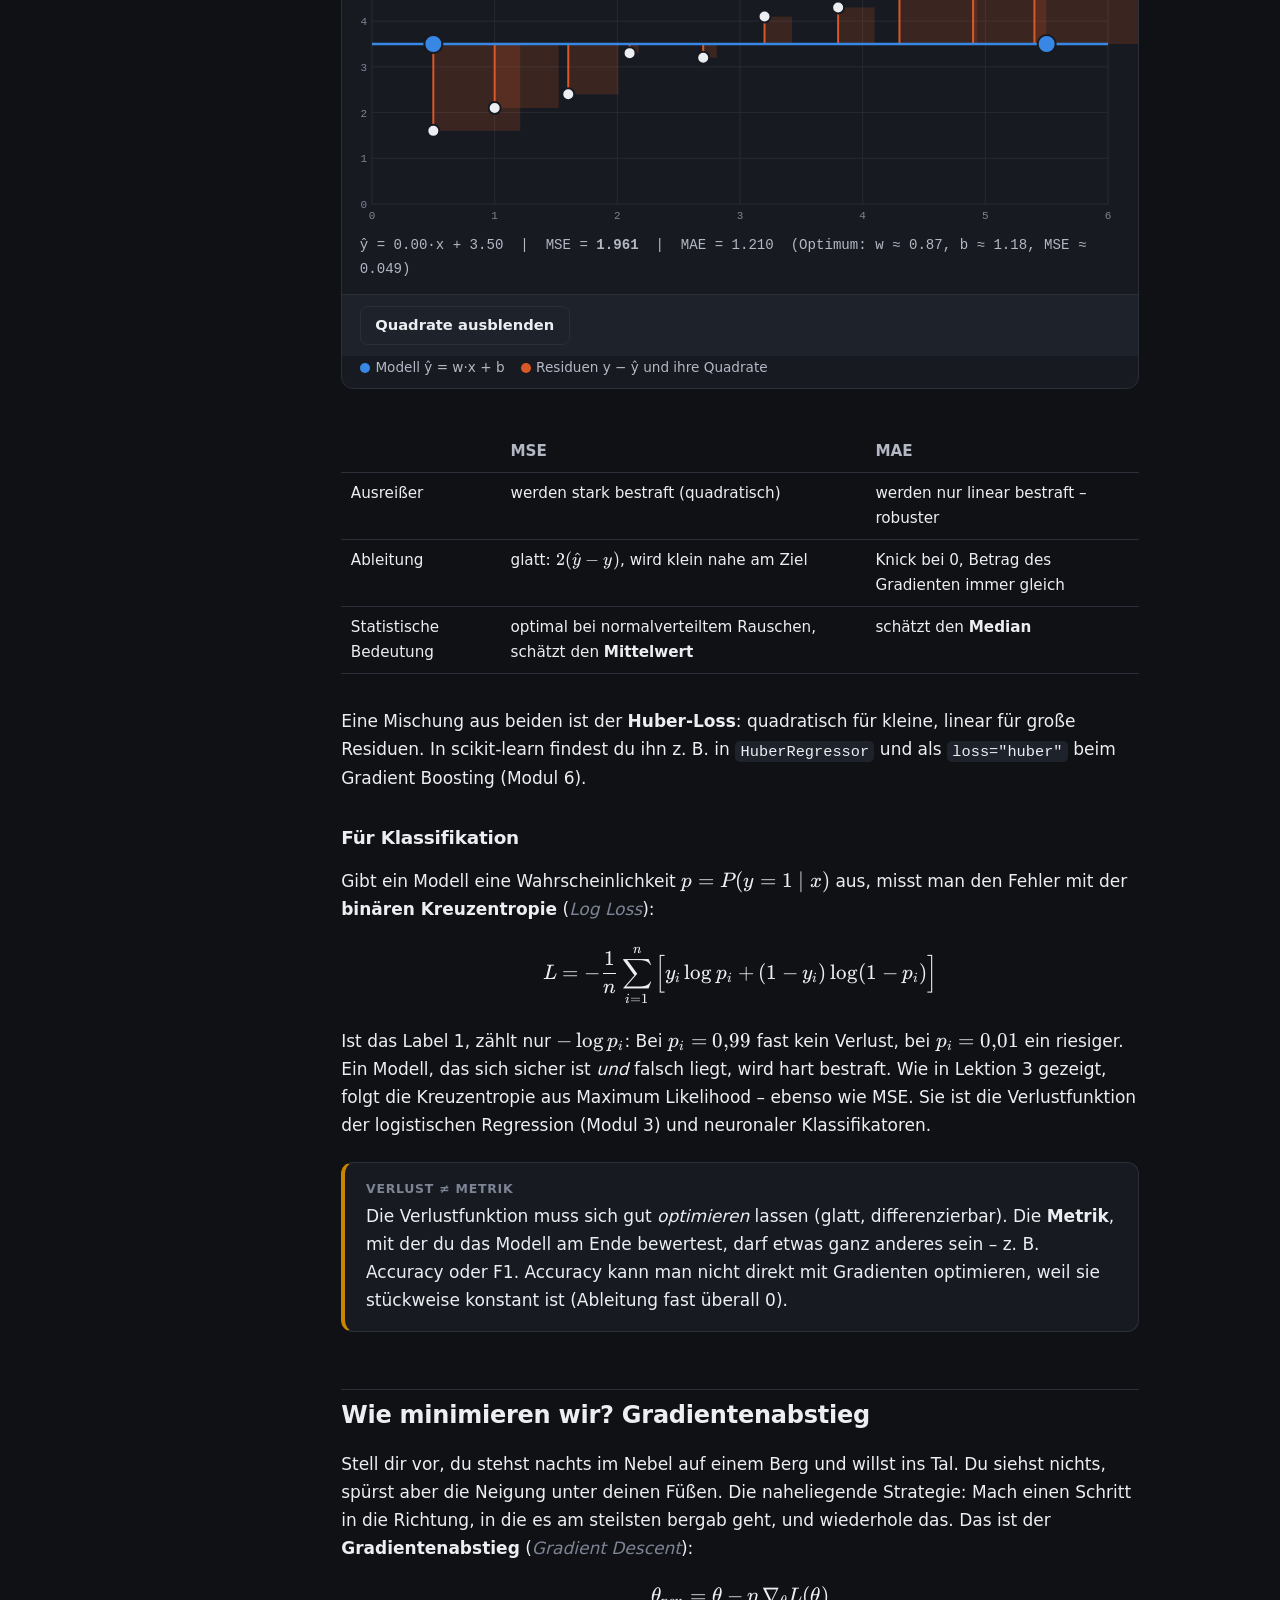
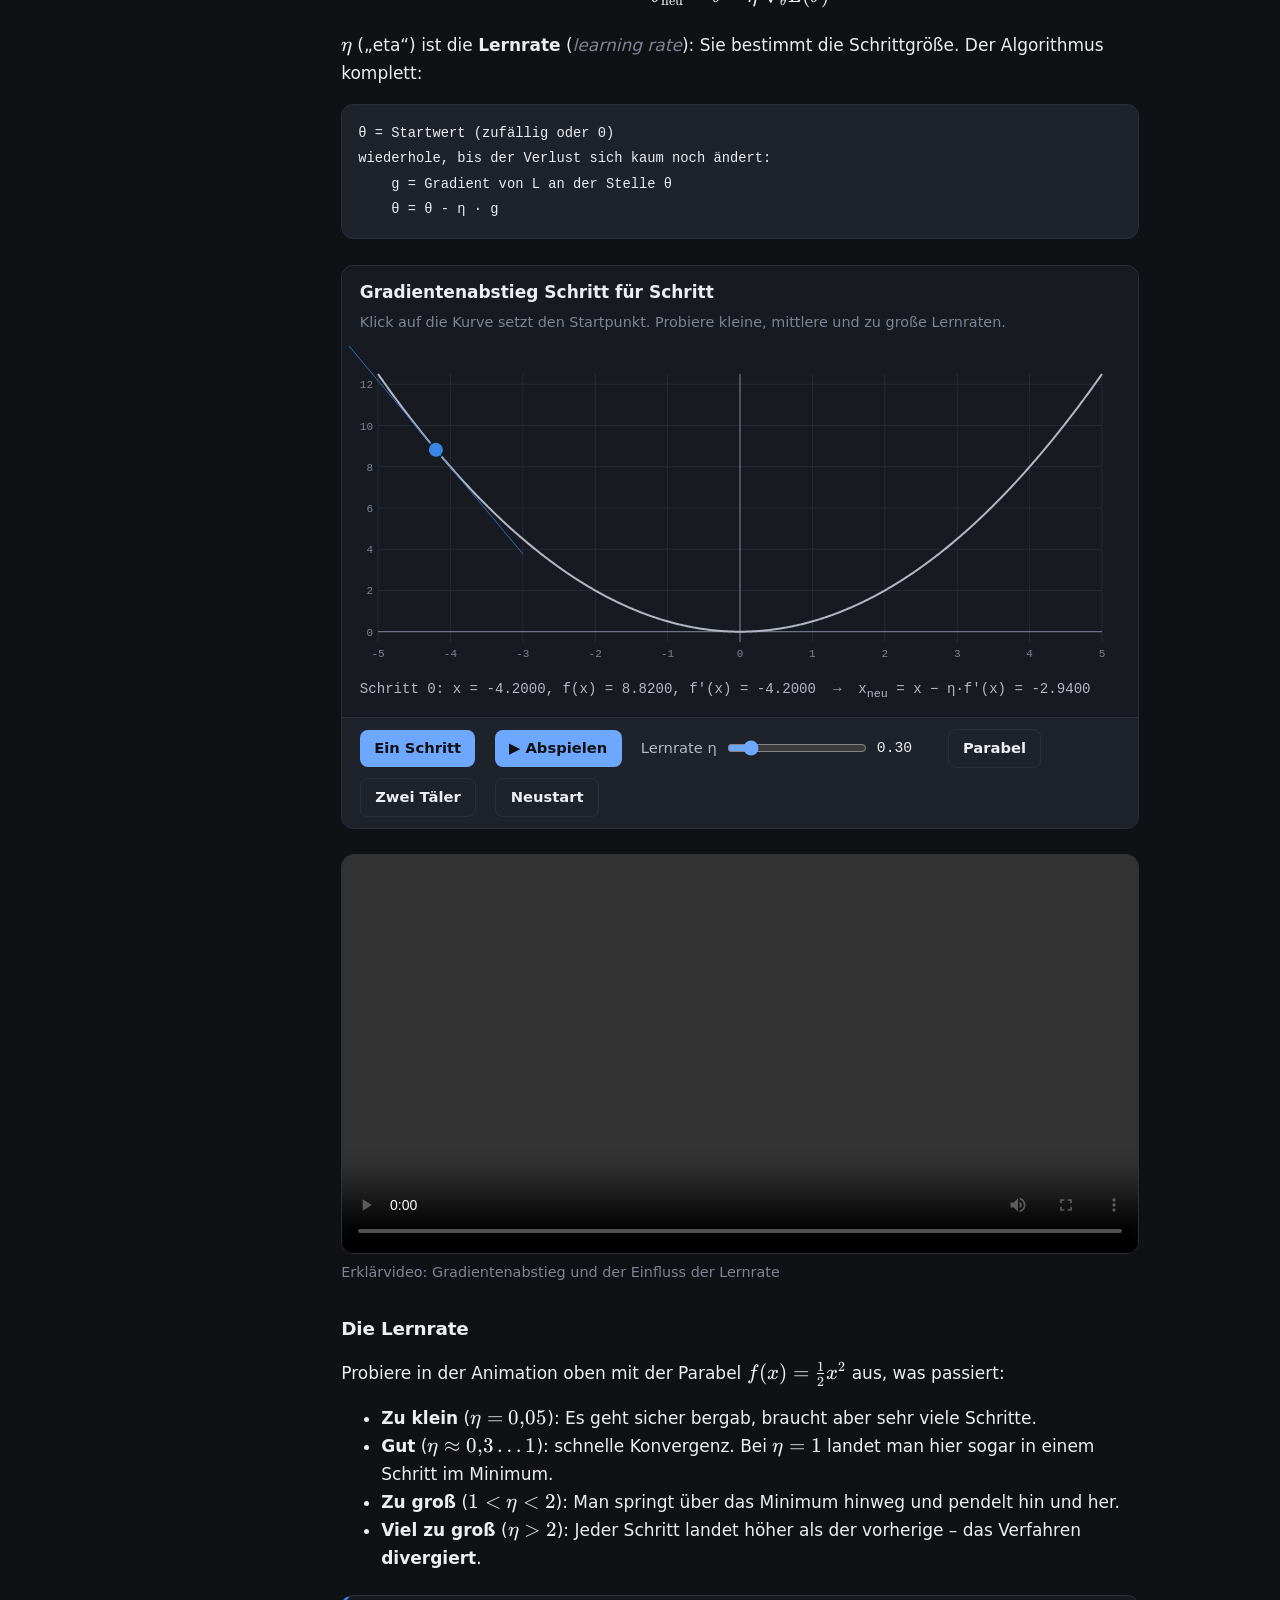
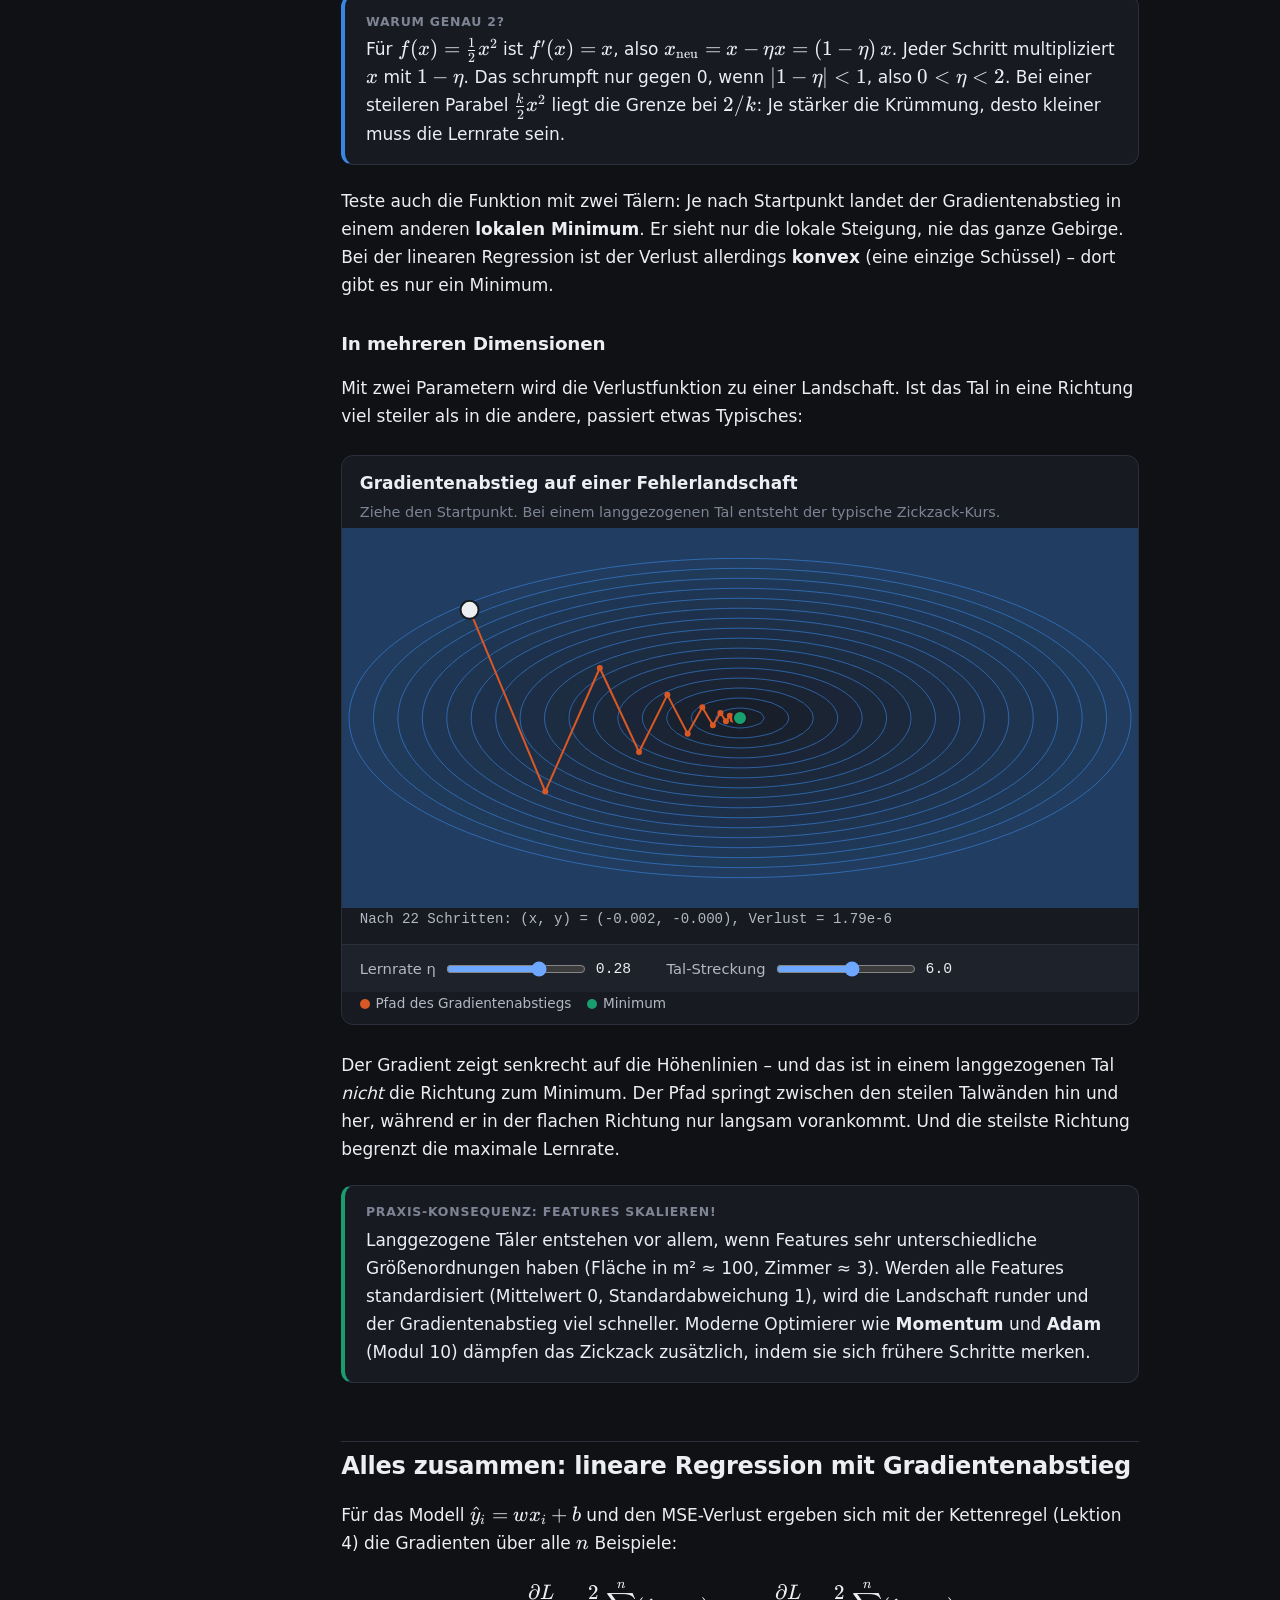
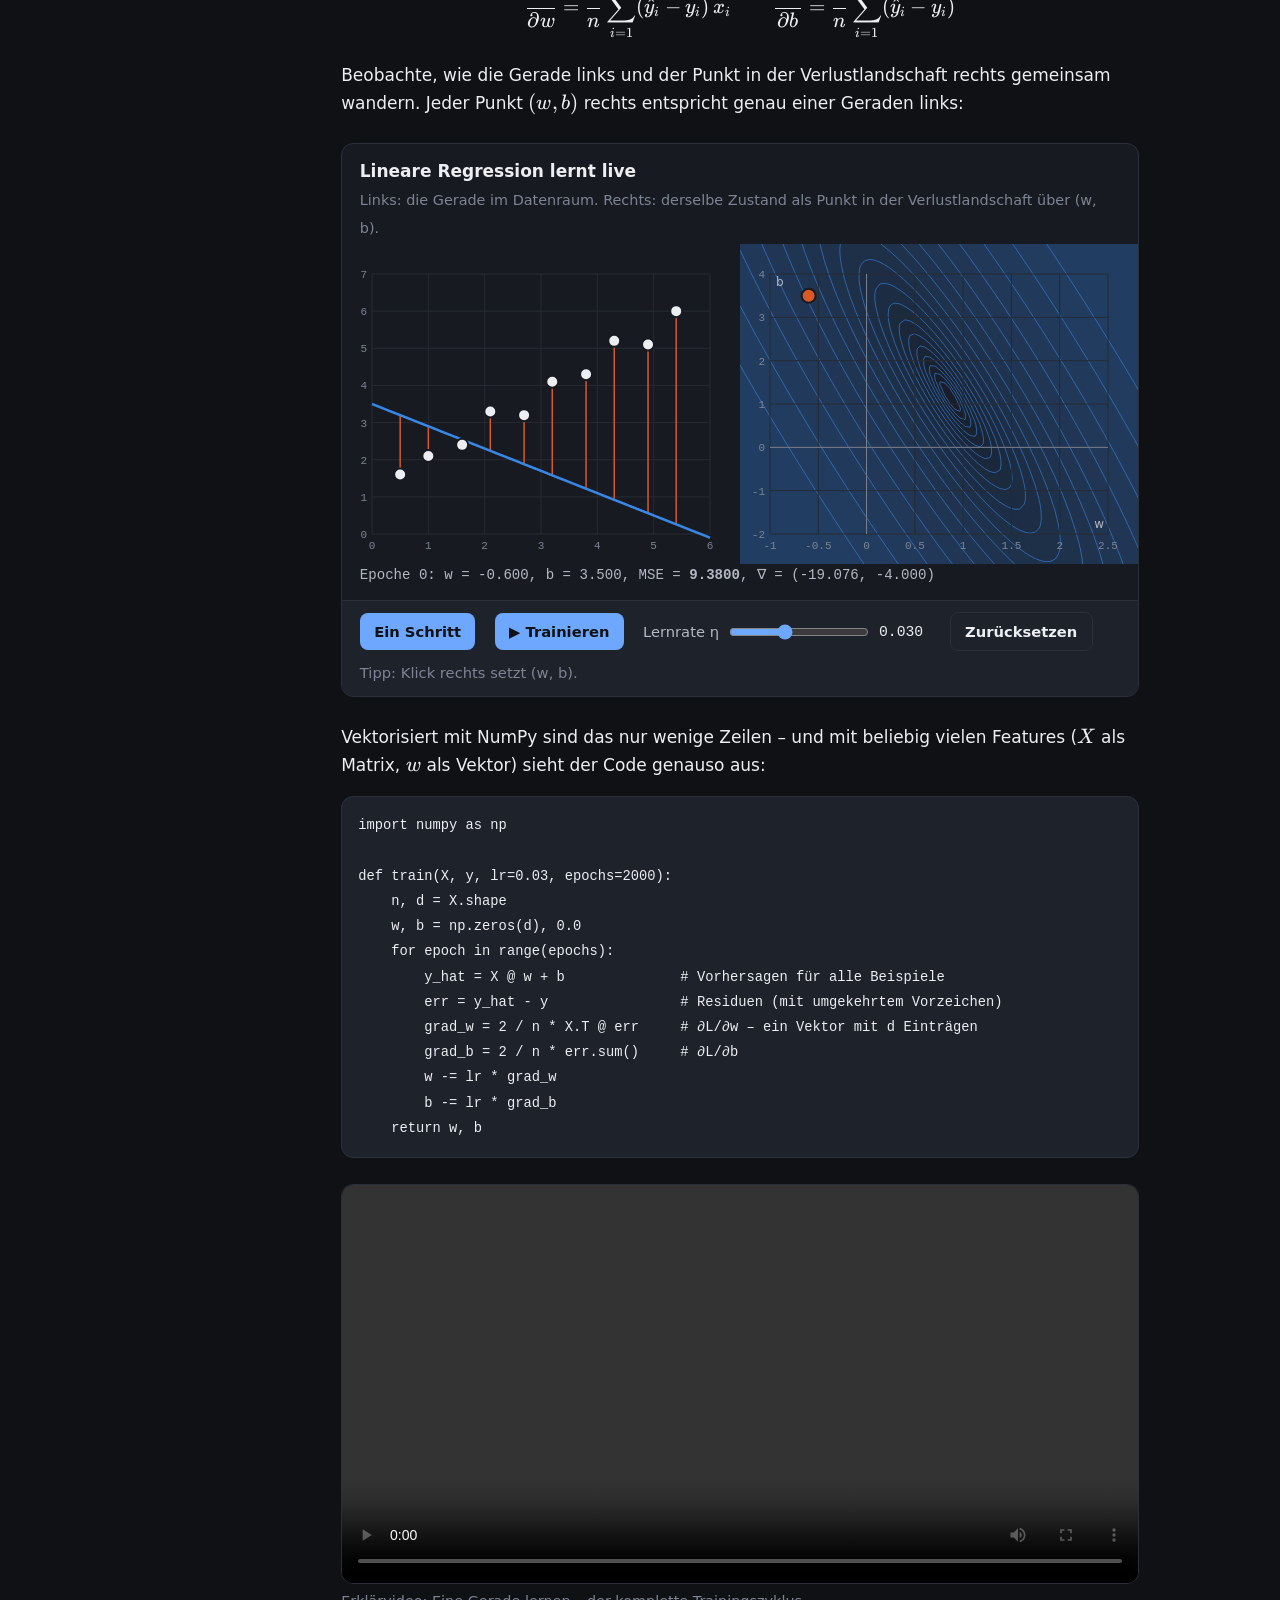
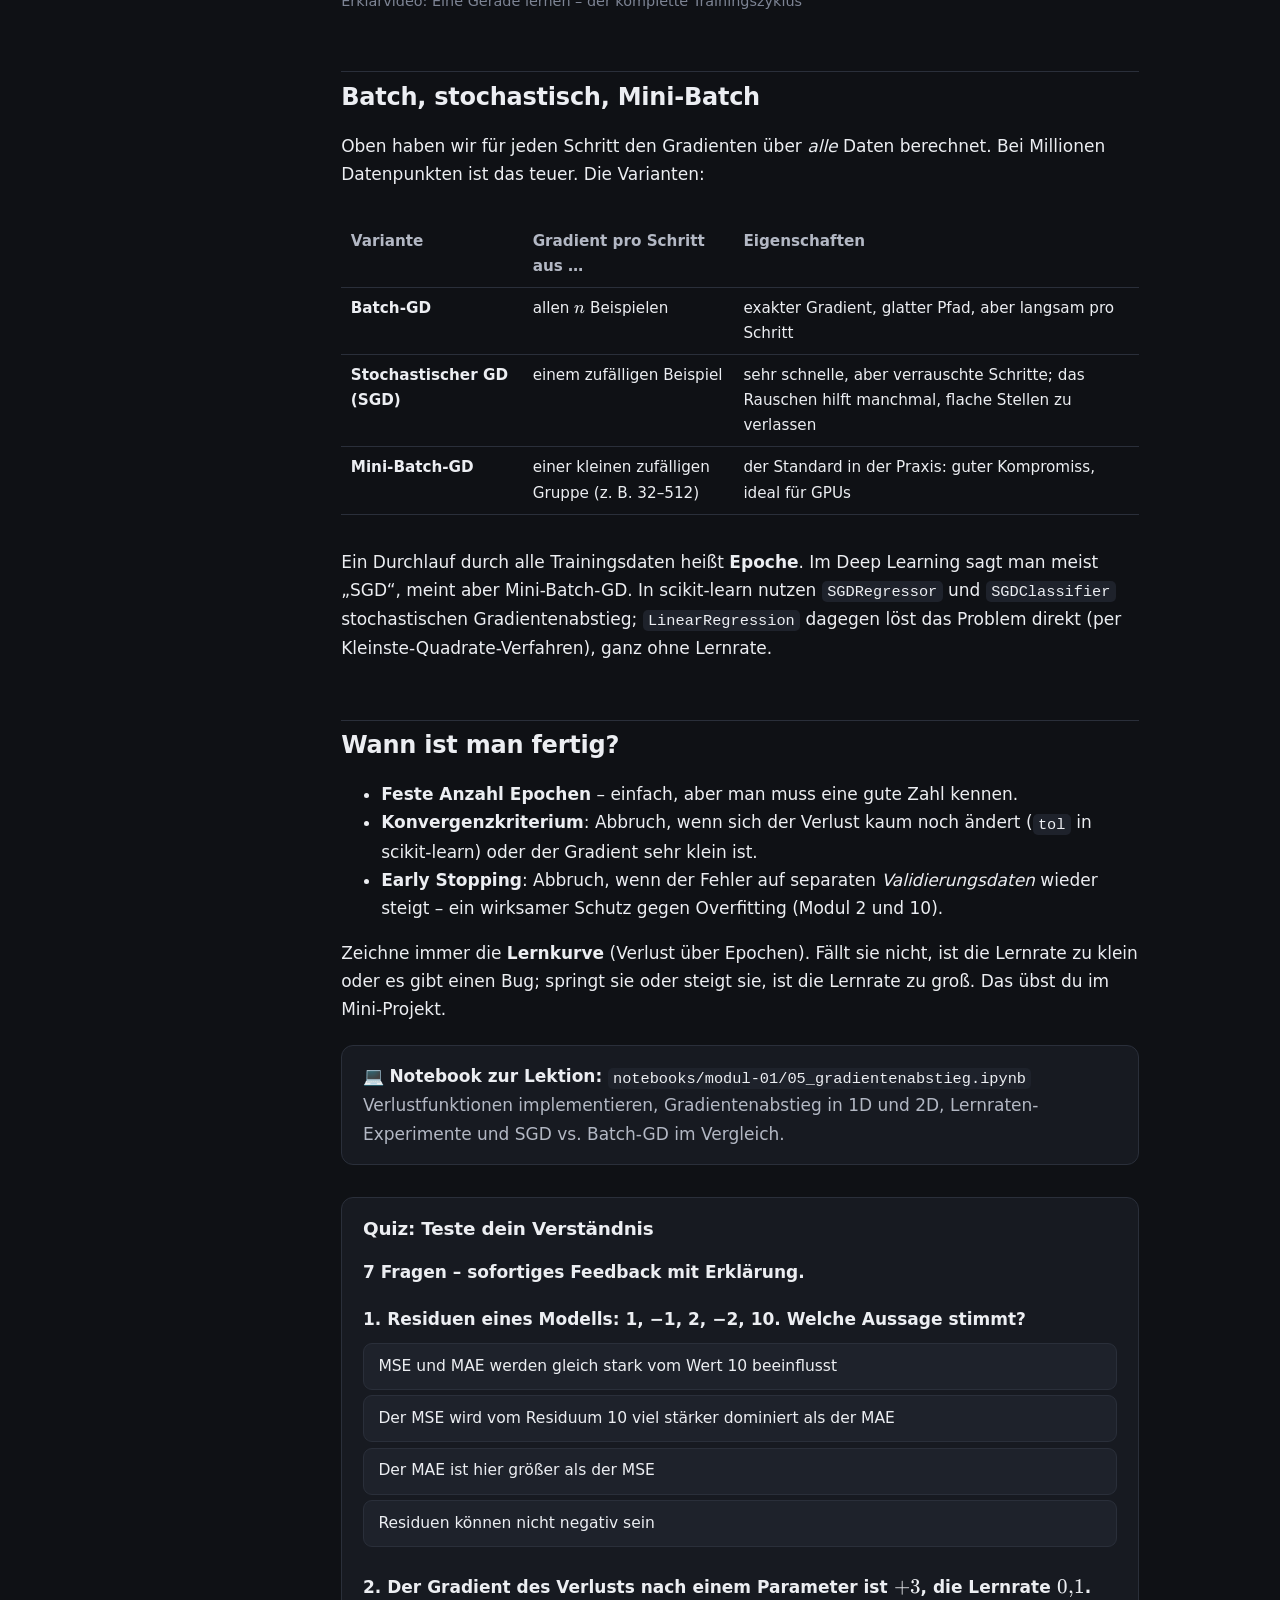
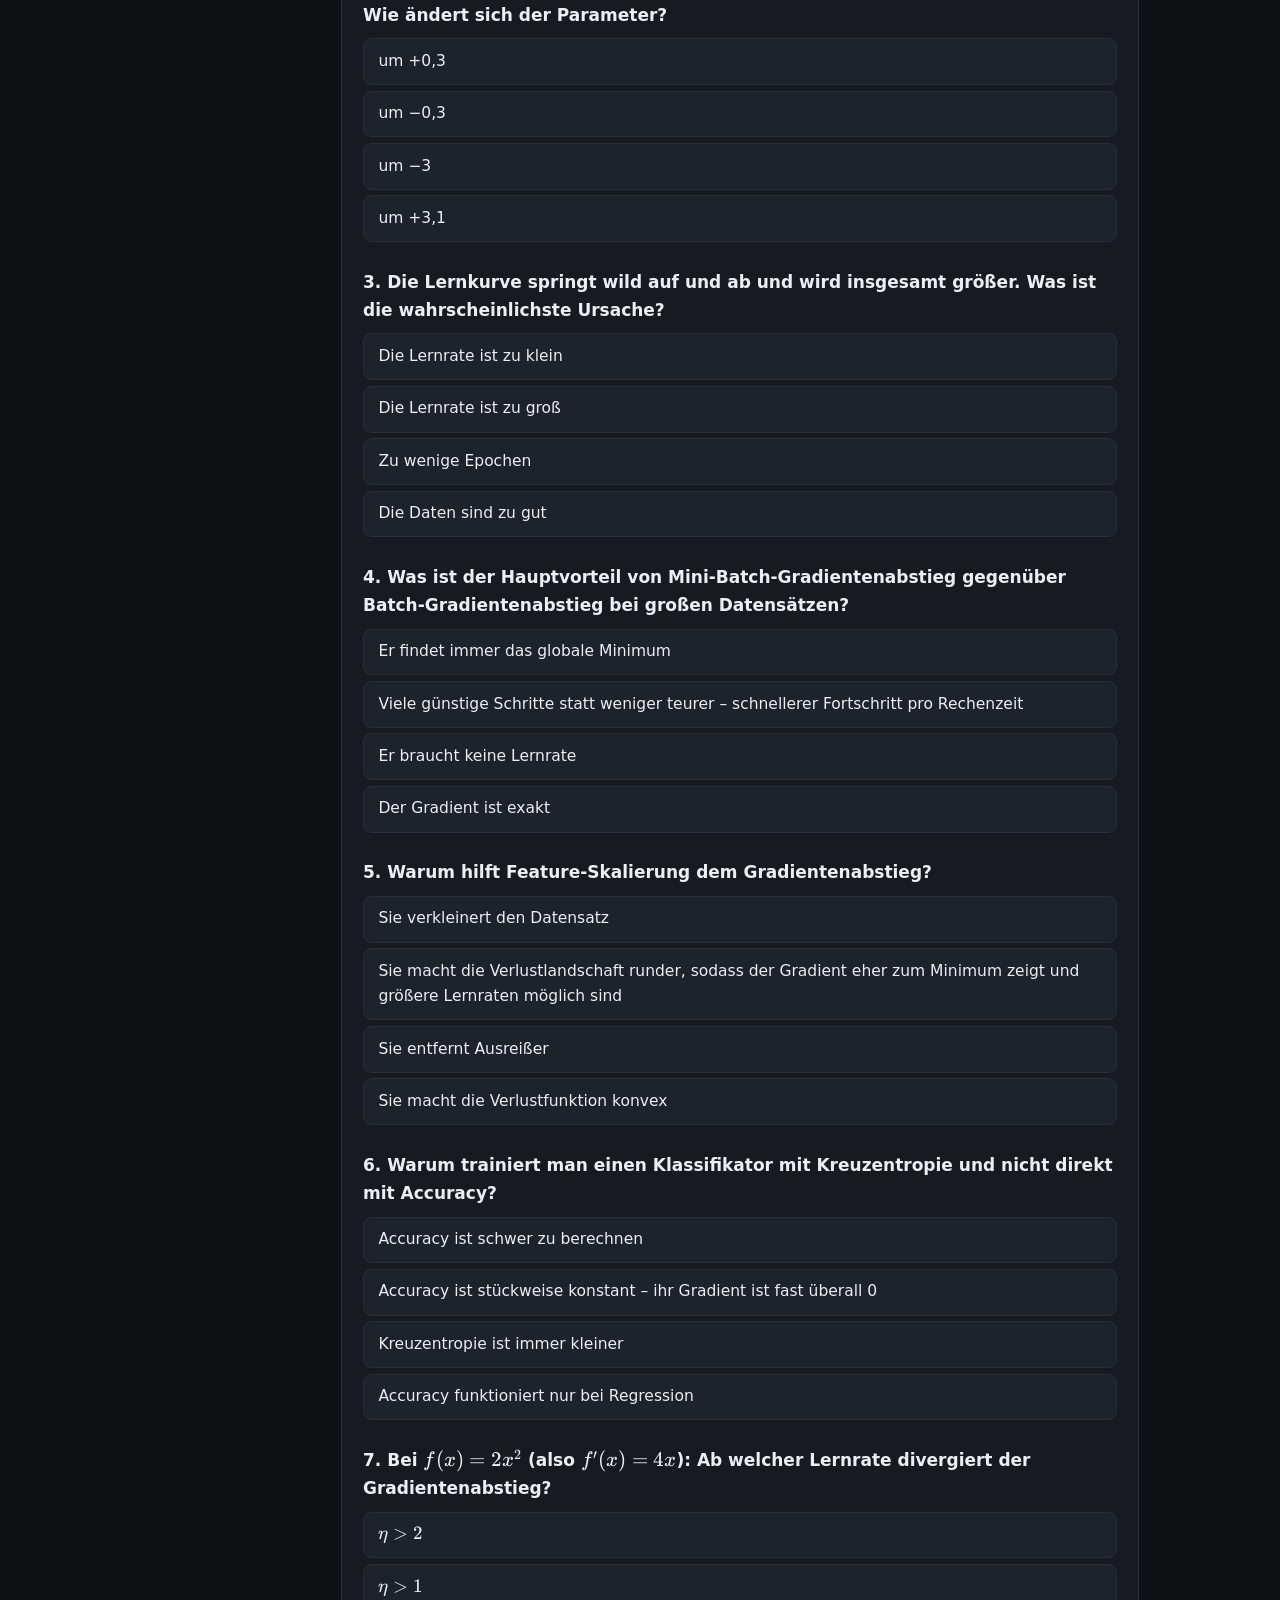
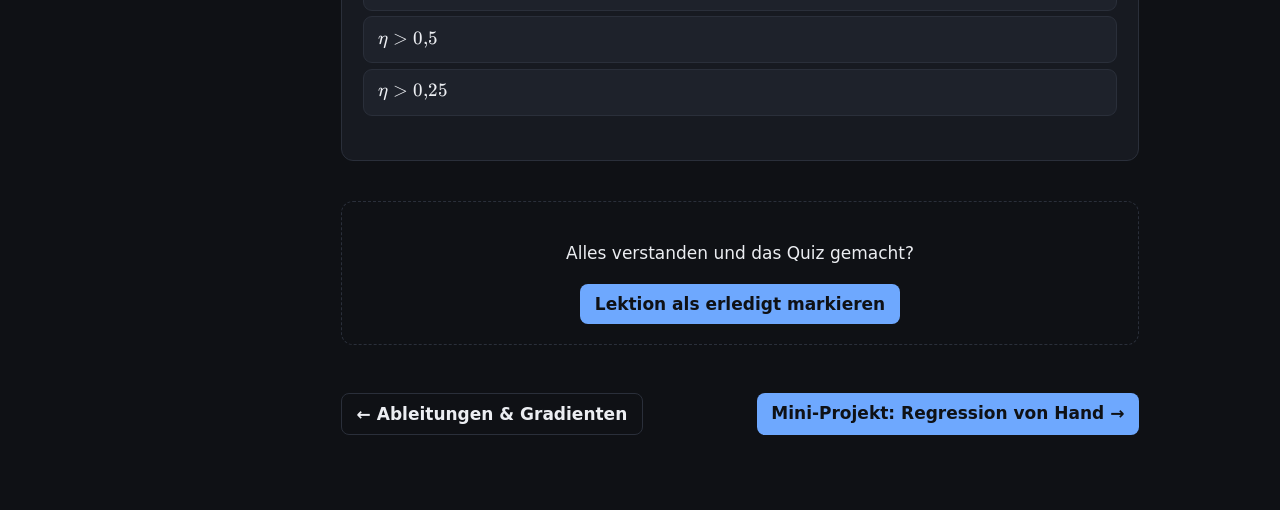
<file: website/modul-01/lektion-05.html>
<!doctype html>
<html lang="de">
<head>
  <meta charset="utf-8">
  <meta name="viewport" content="width=device-width, initial-scale=1">
  <title>1.5 Verlustfunktionen &amp; Gradientenabstieg – ML-Kurs</title>
  <link rel="stylesheet" href="../assets/vendor/katex/katex.min.css">
  <link rel="stylesheet" href="../assets/css/style.css">
</head>
<body data-lesson="m01-l05" data-root="../">
<main>
  <h1>Verlustfunktionen &amp; Gradientenabstieg</h1>
  <p class="lead">Jetzt kommt alles zusammen: Vektoren beschreiben Daten und Parameter, Statistik liefert die Fehlerfunktion, und Ableitungen zeigen den Weg bergab.
    Der Gradientenabstieg ist der Algorithmus, mit dem praktisch jedes moderne Modell trainiert wird – von der logistischen Regression bis zu GPT.</p>

  <div class="goals">
    <h3>Lernziele</h3>
    <ul>
      <li>Du kennst die wichtigsten Verlustfunktionen (MSE, MAE, Kreuzentropie) und weißt, wann man welche nimmt.</li>
      <li>Du verstehst den Gradientenabstieg und die Rolle der Lernrate.</li>
      <li>Du kannst Batch-, Stochastischen und Mini-Batch-Gradientenabstieg unterscheiden.</li>
      <li>Du kennst die typischen Probleme: lokale Minima, schlecht skalierte Features, Divergenz.</li>
    </ul>
  </div>

  <h2>Training = Optimierung</h2>
  <p>Ein Modell \(f_\theta\) hat Parameter \(\theta\) (bei der linearen Regression \(\theta = (w, b)\)). Eine <b>Verlustfunktion</b> \(L(\theta)\)
    (<span class="term">loss function</span>, auch Kostenfunktion) misst, wie schlecht die Vorhersagen auf den Trainingsdaten sind. Training heißt:</p>
  \[ \theta^* = \arg\min_\theta L(\theta) \]
  <p>Also: Finde die Parameter mit dem kleinsten Verlust. Alles Weitere in dieser Lektion beantwortet zwei Fragen: <b>Was</b> minimieren wir? Und <b>wie</b>?</p>

  <h2>Was minimieren wir? Verlustfunktionen</h2>
  <h3>Für Regression</h3>
  <p>Die Differenz \(y_i - \hat y_i\) zwischen wahrem Wert und Vorhersage heißt <b>Residuum</b>. Die beiden wichtigsten Verluste mitteln die Residuen auf unterschiedliche Weise:</p>
  \[ \text{MSE} = \frac{1}{n}\sum_{i=1}^n (y_i - \hat y_i)^2 \qquad\qquad \text{MAE} = \frac{1}{n}\sum_{i=1}^n |y_i - \hat y_i| \]
  <p>Beim <b>mittleren quadratischen Fehler</b> (<span class="term">Mean Squared Error</span>) ist der Name wörtlich zu nehmen – jedes Residuum spannt ein Quadrat auf,
    und wir minimieren deren durchschnittliche Fläche. Versuche, die Gerade so hinzulegen, dass die Quadrate möglichst klein werden:</p>
  <div data-anim="fehlerquadrate"></div>
  <div class="table-wrap">
  <table>
    <tr><th></th><th>MSE</th><th>MAE</th></tr>
    <tr><td>Ausreißer</td><td>werden stark bestraft (quadratisch)</td><td>werden nur linear bestraft – robuster</td></tr>
    <tr><td>Ableitung</td><td>glatt: \(2(\hat y - y)\), wird klein nahe am Ziel</td><td>Knick bei 0, Betrag des Gradienten immer gleich</td></tr>
    <tr><td>Statistische Bedeutung</td><td>optimal bei normalverteiltem Rauschen, schätzt den <b>Mittelwert</b></td><td>schätzt den <b>Median</b></td></tr>
  </table>
  </div>
  <p>Eine Mischung aus beiden ist der <b>Huber-Loss</b>: quadratisch für kleine, linear für große Residuen. In scikit-learn findest du ihn z.&nbsp;B. in <code>HuberRegressor</code>
    und als <code>loss="huber"</code> beim Gradient Boosting (Modul 6).</p>

  <h3>Für Klassifikation</h3>
  <p>Gibt ein Modell eine Wahrscheinlichkeit \(p = P(y = 1 \mid x)\) aus, misst man den Fehler mit der <b>binären Kreuzentropie</b> (<span class="term">Log Loss</span>):</p>
  \[ L = -\frac{1}{n}\sum_{i=1}^n \Big[ y_i \log p_i + (1 - y_i)\log(1 - p_i) \Big] \]
  <p>Ist das Label 1, zählt nur \(-\log p_i\): Bei \(p_i = 0{,}99\) fast kein Verlust, bei \(p_i = 0{,}01\) ein riesiger. Ein Modell, das sich sicher ist <i>und</i> falsch liegt, wird hart bestraft.
    Wie in Lektion 3 gezeigt, folgt die Kreuzentropie aus Maximum Likelihood – ebenso wie MSE. Sie ist die Verlustfunktion der logistischen Regression (Modul 3) und neuronaler Klassifikatoren.</p>
  <div class="callout warn">
    <span class="label">Verlust ≠ Metrik</span>
    Die Verlustfunktion muss sich gut <i>optimieren</i> lassen (glatt, differenzierbar). Die <b>Metrik</b>, mit der du das Modell am Ende bewertest, darf etwas ganz anderes sein –
    z.&nbsp;B. Accuracy oder F1. Accuracy kann man nicht direkt mit Gradienten optimieren, weil sie stückweise konstant ist (Ableitung fast überall 0).
  </div>

  <h2>Wie minimieren wir? Gradientenabstieg</h2>
  <p>Stell dir vor, du stehst nachts im Nebel auf einem Berg und willst ins Tal. Du siehst nichts, spürst aber die Neigung unter deinen Füßen.
    Die naheliegende Strategie: Mach einen Schritt in die Richtung, in die es am steilsten bergab geht, und wiederhole das. Das ist der <b>Gradientenabstieg</b>
    (<span class="term">Gradient Descent</span>):</p>
  \[ \theta_{\text{neu}} = \theta - \eta \, \nabla_\theta L(\theta) \]
  <p>\(\eta\) („eta“) ist die <b>Lernrate</b> (<span class="term">learning rate</span>): Sie bestimmt die Schrittgröße. Der Algorithmus komplett:</p>
<pre><code>θ = Startwert (zufällig oder 0)
wiederhole, bis der Verlust sich kaum noch ändert:
    g = Gradient von L an der Stelle θ
    θ = θ - η · g
</code></pre>
  <div data-anim="gd-1d"></div>

  <figure class="video">
    <video controls preload="metadata" src="../assets/videos/m01_v04_gradientenabstieg.mp4"></video>
    <figcaption>Erklärvideo: Gradientenabstieg und der Einfluss der Lernrate</figcaption>
  </figure>

  <h3>Die Lernrate</h3>
  <p>Probiere in der Animation oben mit der Parabel \(f(x) = \tfrac12 x^2\) aus, was passiert:</p>
  <ul>
    <li><b>Zu klein</b> (\(\eta = 0{,}05\)): Es geht sicher bergab, braucht aber sehr viele Schritte.</li>
    <li><b>Gut</b> (\(\eta \approx 0{,}3 \ldots 1\)): schnelle Konvergenz. Bei \(\eta = 1\) landet man hier sogar in einem Schritt im Minimum.</li>
    <li><b>Zu groß</b> (\(1 < \eta < 2\)): Man springt über das Minimum hinweg und pendelt hin und her.</li>
    <li><b>Viel zu groß</b> (\(\eta > 2\)): Jeder Schritt landet höher als der vorherige – das Verfahren <b>divergiert</b>.</li>
  </ul>
  <div class="callout math">
    <span class="label">Warum genau 2?</span>
    Für \(f(x) = \tfrac12 x^2\) ist \(f'(x) = x\), also \(x_{\text{neu}} = x - \eta x = (1 - \eta)\,x\). Jeder Schritt multipliziert \(x\) mit \(1 - \eta\).
    Das schrumpft nur gegen 0, wenn \(|1 - \eta| < 1\), also \(0 < \eta < 2\). Bei einer steileren Parabel \(\tfrac{k}{2}x^2\) liegt die Grenze bei \(2/k\):
    Je stärker die Krümmung, desto kleiner muss die Lernrate sein.
  </div>
  <p>Teste auch die Funktion mit zwei Tälern: Je nach Startpunkt landet der Gradientenabstieg in einem anderen <b>lokalen Minimum</b>. Er sieht nur die lokale Steigung,
    nie das ganze Gebirge. Bei der linearen Regression ist der Verlust allerdings <b>konvex</b> (eine einzige Schüssel) – dort gibt es nur ein Minimum.</p>

  <h3>In mehreren Dimensionen</h3>
  <p>Mit zwei Parametern wird die Verlustfunktion zu einer Landschaft. Ist das Tal in eine Richtung viel steiler als in die andere, passiert etwas Typisches:</p>
  <div data-anim="gd-2d"></div>
  <p>Der Gradient zeigt senkrecht auf die Höhenlinien – und das ist in einem langgezogenen Tal <i>nicht</i> die Richtung zum Minimum. Der Pfad springt zwischen den
    steilen Talwänden hin und her, während er in der flachen Richtung nur langsam vorankommt. Und die steilste Richtung begrenzt die maximale Lernrate.</p>
  <div class="callout intuition">
    <span class="label">Praxis-Konsequenz: Features skalieren!</span>
    Langgezogene Täler entstehen vor allem, wenn Features sehr unterschiedliche Größenordnungen haben (Fläche in m² ≈ 100, Zimmer ≈ 3).
    Werden alle Features standardisiert (Mittelwert 0, Standardabweichung 1), wird die Landschaft runder und der Gradientenabstieg viel schneller.
    Moderne Optimierer wie <b>Momentum</b> und <b>Adam</b> (Modul 10) dämpfen das Zickzack zusätzlich, indem sie sich frühere Schritte merken.
  </div>

  <h2>Alles zusammen: lineare Regression mit Gradientenabstieg</h2>
  <p>Für das Modell \(\hat y_i = w x_i + b\) und den MSE-Verlust ergeben sich mit der Kettenregel (Lektion 4) die Gradienten über alle \(n\) Beispiele:</p>
  \[ \frac{\partial L}{\partial w} = \frac{2}{n}\sum_{i=1}^n (\hat y_i - y_i)\, x_i \qquad \frac{\partial L}{\partial b} = \frac{2}{n}\sum_{i=1}^n (\hat y_i - y_i) \]
  <p>Beobachte, wie die Gerade links und der Punkt in der Verlustlandschaft rechts gemeinsam wandern. Jeder Punkt \((w, b)\) rechts entspricht genau einer Geraden links:</p>
  <div data-anim="regression-live"></div>
  <p>Vektorisiert mit NumPy sind das nur wenige Zeilen – und mit beliebig vielen Features (\(X\) als Matrix, \(w\) als Vektor) sieht der Code genauso aus:</p>
<pre><code>import numpy as np

def train(X, y, lr=0.03, epochs=2000):
    n, d = X.shape
    w, b = np.zeros(d), 0.0
    for epoch in range(epochs):
        y_hat = X @ w + b              # Vorhersagen für alle Beispiele
        err = y_hat - y                # Residuen (mit umgekehrtem Vorzeichen)
        grad_w = 2 / n * X.T @ err     # ∂L/∂w – ein Vektor mit d Einträgen
        grad_b = 2 / n * err.sum()     # ∂L/∂b
        w -= lr * grad_w
        b -= lr * grad_b
    return w, b
</code></pre>
  <figure class="video">
    <video controls preload="metadata" src="../assets/videos/m01_v05_regression.mp4"></video>
    <figcaption>Erklärvideo: Eine Gerade lernen – der komplette Trainingszyklus</figcaption>
  </figure>

  <h2>Batch, stochastisch, Mini-Batch</h2>
  <p>Oben haben wir für jeden Schritt den Gradienten über <i>alle</i> Daten berechnet. Bei Millionen Datenpunkten ist das teuer. Die Varianten:</p>
  <div class="table-wrap">
  <table>
    <tr><th>Variante</th><th>Gradient pro Schritt aus …</th><th>Eigenschaften</th></tr>
    <tr><td><b>Batch-GD</b></td><td>allen \(n\) Beispielen</td><td>exakter Gradient, glatter Pfad, aber langsam pro Schritt</td></tr>
    <tr><td><b>Stochastischer GD (SGD)</b></td><td>einem zufälligen Beispiel</td><td>sehr schnelle, aber verrauschte Schritte; das Rauschen hilft manchmal, flache Stellen zu verlassen</td></tr>
    <tr><td><b>Mini-Batch-GD</b></td><td>einer kleinen zufälligen Gruppe (z.&nbsp;B. 32–512)</td><td>der Standard in der Praxis: guter Kompromiss, ideal für GPUs</td></tr>
  </table>
  </div>
  <p>Ein Durchlauf durch alle Trainingsdaten heißt <b>Epoche</b>. Im Deep Learning sagt man meist „SGD“, meint aber Mini-Batch-GD.
    In scikit-learn nutzen <code>SGDRegressor</code> und <code>SGDClassifier</code> stochastischen Gradientenabstieg; <code>LinearRegression</code> dagegen löst das Problem direkt
    (per Kleinste-Quadrate-Verfahren), ganz ohne Lernrate.</p>

  <h2>Wann ist man fertig?</h2>
  <ul>
    <li><b>Feste Anzahl Epochen</b> – einfach, aber man muss eine gute Zahl kennen.</li>
    <li><b>Konvergenzkriterium</b>: Abbruch, wenn sich der Verlust kaum noch ändert (<code>tol</code> in scikit-learn) oder der Gradient sehr klein ist.</li>
    <li><b>Early Stopping</b>: Abbruch, wenn der Fehler auf separaten <i>Validierungsdaten</i> wieder steigt – ein wirksamer Schutz gegen Overfitting (Modul 2 und 10).</li>
  </ul>
  <p>Zeichne immer die <b>Lernkurve</b> (Verlust über Epochen). Fällt sie nicht, ist die Lernrate zu klein oder es gibt einen Bug; springt sie oder steigt sie,
    ist die Lernrate zu groß. Das übst du im Mini-Projekt.</p>

  <div class="card notebook-link">
    <div>💻 <b>Notebook zur Lektion:</b> <code>notebooks/modul-01/05_gradientenabstieg.ipynb</code><br>
      <span style="color:var(--text-2)">Verlustfunktionen implementieren, Gradientenabstieg in 1D und 2D, Lernraten-Experimente und SGD vs. Batch-GD im Vergleich.</span></div>
  </div>

  <div data-quiz="m01-l05-quiz"><script type="application/json">
  [
    {"q": "Residuen eines Modells: 1, −1, 2, −2, 10. Welche Aussage stimmt?",
     "options": ["MSE und MAE werden gleich stark vom Wert 10 beeinflusst", "Der MSE wird vom Residuum 10 viel stärker dominiert als der MAE", "Der MAE ist hier größer als der MSE", "Residuen können nicht negativ sein"],
     "answer": 1, "explain": "MAE = 16/5 = 3,2. MSE = (1+1+4+4+100)/5 = 22. Allein das Residuum 10 trägt 100 von 110 zur Quadratsumme bei."},
    {"q": "Der Gradient des Verlusts nach einem Parameter ist \\(+3\\), die Lernrate \\(0{,}1\\). Wie ändert sich der Parameter?",
     "options": ["um +0,3", "um −0,3", "um −3", "um +3,1"],
     "answer": 1, "explain": "\\(\\theta_\\text{neu} = \\theta - \\eta g = \\theta - 0{,}1 \\cdot 3\\). Wir gehen gegen den Gradienten."},
    {"q": "Die Lernkurve springt wild auf und ab und wird insgesamt größer. Was ist die wahrscheinlichste Ursache?",
     "options": ["Die Lernrate ist zu klein", "Die Lernrate ist zu groß", "Zu wenige Epochen", "Die Daten sind zu gut"],
     "answer": 1, "explain": "Bei zu großer Lernrate schießen die Schritte über das Minimum hinaus und landen jedes Mal höher – das Verfahren divergiert."},
    {"q": "Was ist der Hauptvorteil von Mini-Batch-Gradientenabstieg gegenüber Batch-Gradientenabstieg bei großen Datensätzen?",
     "options": ["Er findet immer das globale Minimum", "Viele günstige Schritte statt weniger teurer – schnellerer Fortschritt pro Rechenzeit", "Er braucht keine Lernrate", "Der Gradient ist exakt"],
     "answer": 1, "explain": "Ein Mini-Batch liefert eine gute Schätzung des Gradienten zu einem Bruchteil der Kosten. Exakt ist er nicht – das Rauschen ist der Preis."},
    {"q": "Warum hilft Feature-Skalierung dem Gradientenabstieg?",
     "options": ["Sie verkleinert den Datensatz", "Sie macht die Verlustlandschaft runder, sodass der Gradient eher zum Minimum zeigt und größere Lernraten möglich sind", "Sie entfernt Ausreißer", "Sie macht die Verlustfunktion konvex"],
     "answer": 1, "explain": "Unterschiedliche Größenordnungen erzeugen langgezogene Täler mit Zickzack-Pfaden. Gleich skalierte Features ergeben rundere Höhenlinien."},
    {"q": "Warum trainiert man einen Klassifikator mit Kreuzentropie und nicht direkt mit Accuracy?",
     "options": ["Accuracy ist schwer zu berechnen", "Accuracy ist stückweise konstant – ihr Gradient ist fast überall 0", "Kreuzentropie ist immer kleiner", "Accuracy funktioniert nur bei Regression"],
     "answer": 1, "explain": "Eine kleine Parameteränderung ändert meist keine einzige Vorhersage, die Accuracy bleibt gleich. Ohne Gradient kein Gradientenabstieg. Die Kreuzentropie ist glatt und differenzierbar."},
    {"q": "Bei \\(f(x) = 2x^2\\) (also \\(f'(x) = 4x\\)): Ab welcher Lernrate divergiert der Gradientenabstieg?",
     "options": ["\\(\\eta > 2\\)", "\\(\\eta > 1\\)", "\\(\\eta > 0{,}5\\)", "\\(\\eta > 0{,}25\\)"],
     "answer": 2, "explain": "\\(x_\\text{neu} = x - 4\\eta x = (1 - 4\\eta)x\\). Konvergenz erfordert \\(|1 - 4\\eta| < 1\\), also \\(\\eta < 0{,}5\\)."}
  ]
  </script></div>
</main>
<script src="../assets/vendor/katex/katex.min.js"></script>
<script src="../assets/vendor/katex/auto-render.min.js"></script>
<script src="../assets/js/course.js"></script>
<script src="../assets/js/app.js"></script>
<script src="../assets/js/notes.js"></script>
<script src="../assets/js/anim/m01-l05.js"></script>
</body>
</html>
</file>
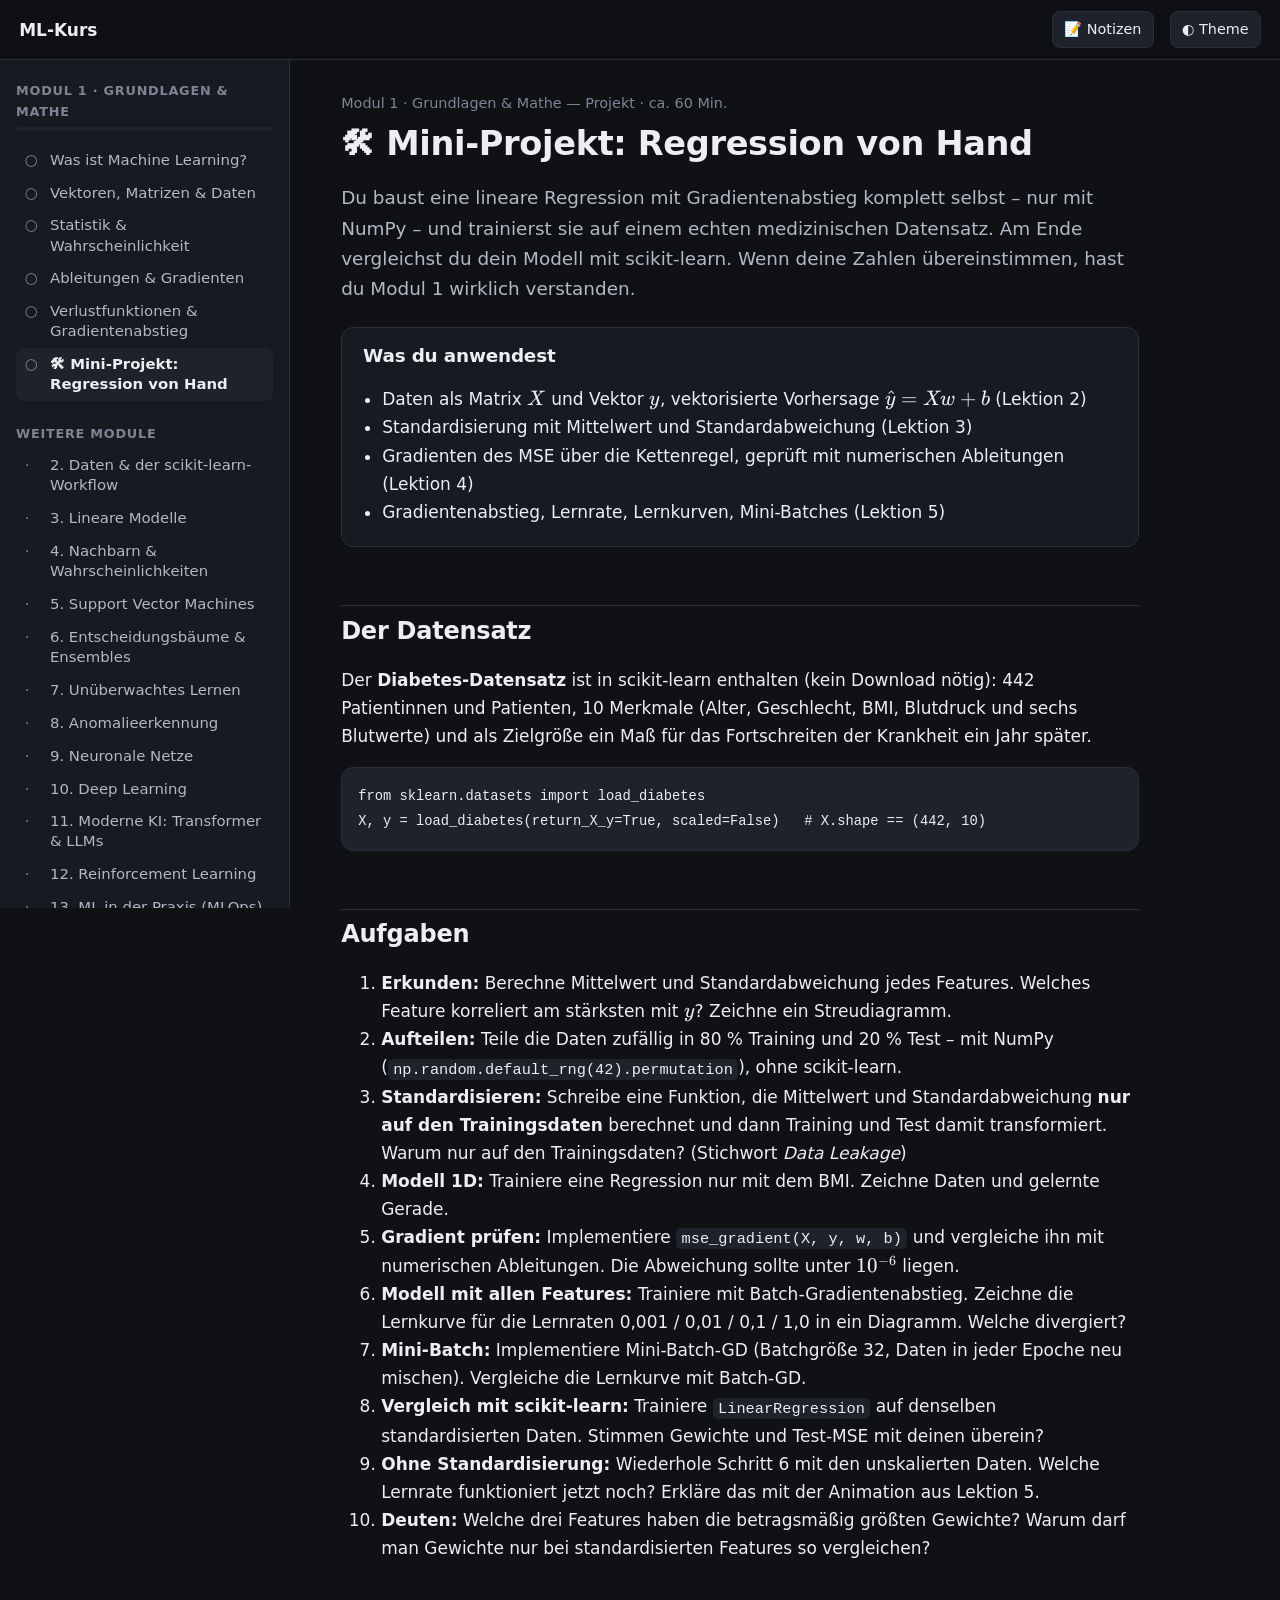
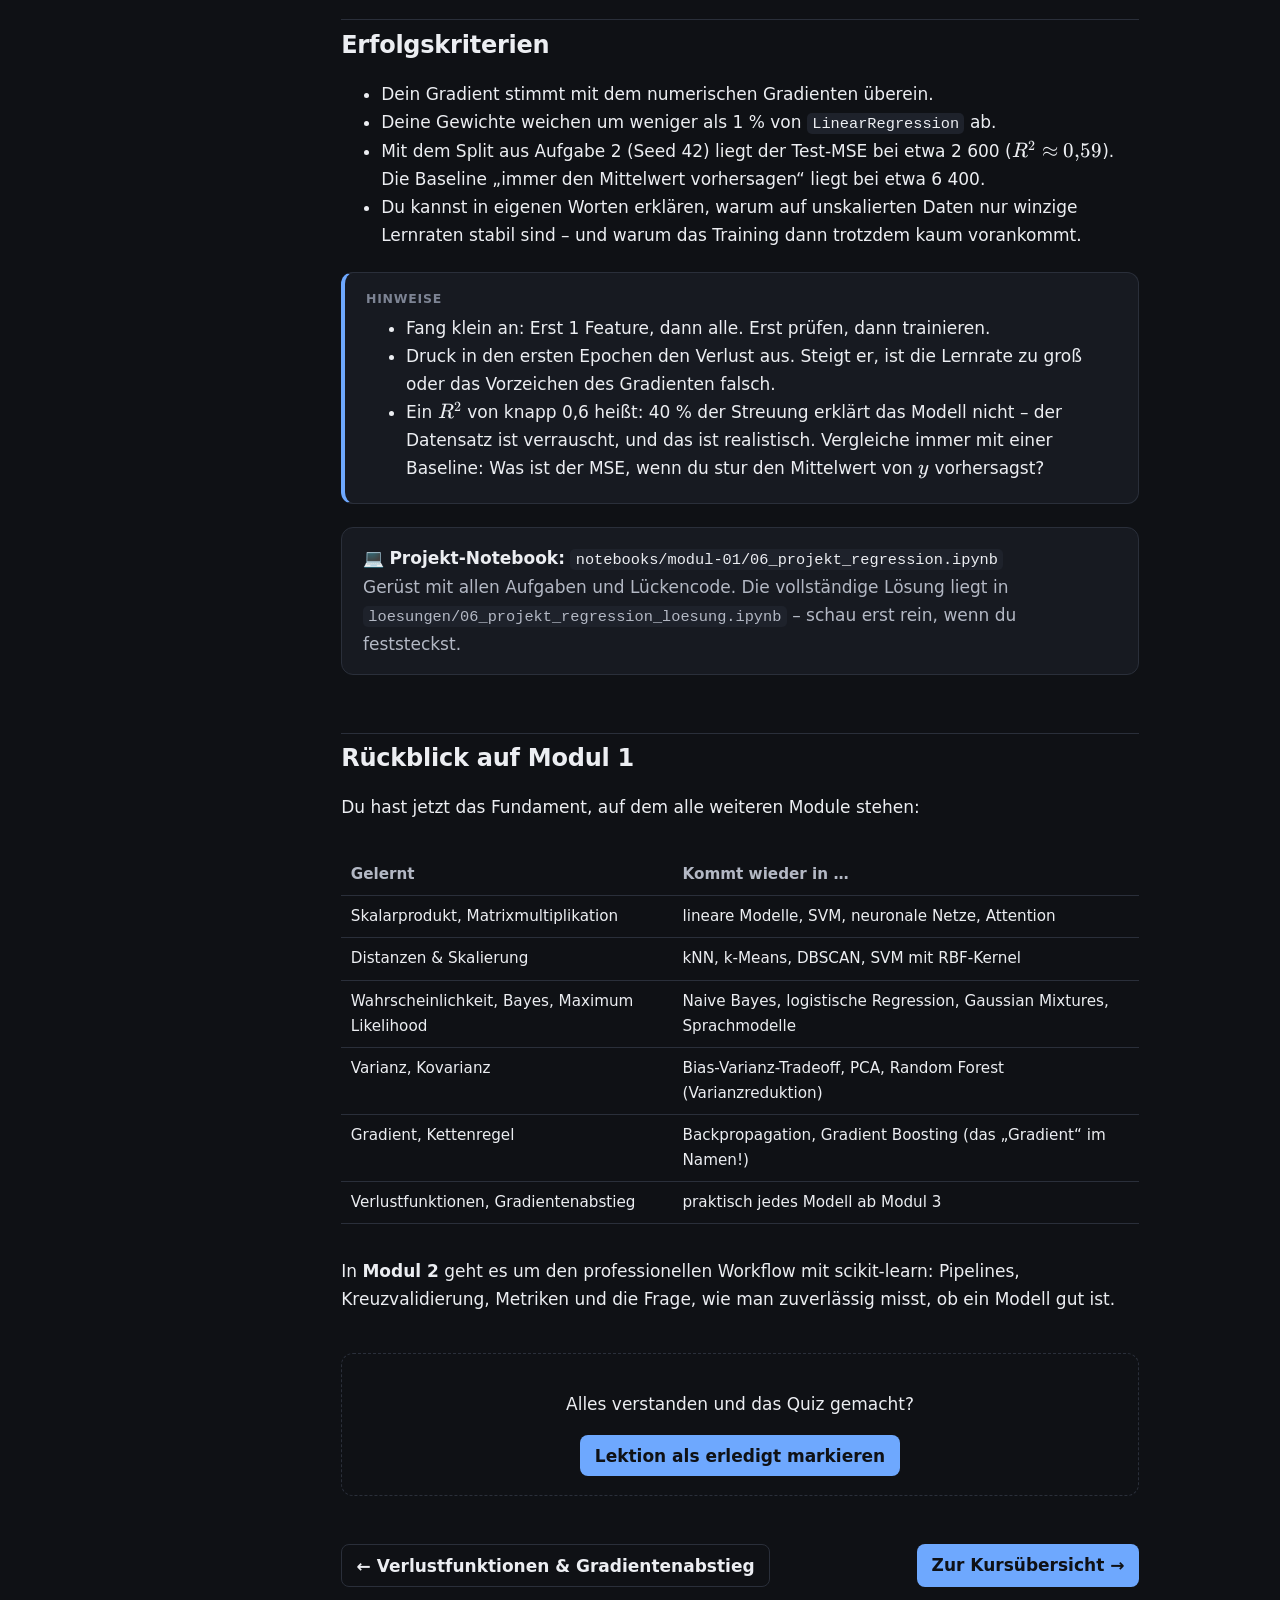
<file: website/modul-01/projekt.html>
<!doctype html>
<html lang="de">
<head>
  <meta charset="utf-8">
  <meta name="viewport" content="width=device-width, initial-scale=1">
  <title>Mini-Projekt 1: Regression von Hand – ML-Kurs</title>
  <link rel="stylesheet" href="../assets/vendor/katex/katex.min.css">
  <link rel="stylesheet" href="../assets/css/style.css">
</head>
<body data-lesson="m01-p01" data-root="../">
<main>
  <h1>🛠 Mini-Projekt: Regression von Hand</h1>
  <p class="lead">Du baust eine lineare Regression mit Gradientenabstieg komplett selbst – nur mit NumPy – und trainierst sie auf einem echten medizinischen Datensatz.
    Am Ende vergleichst du dein Modell mit scikit-learn. Wenn deine Zahlen übereinstimmen, hast du Modul 1 wirklich verstanden.</p>

  <div class="goals">
    <h3>Was du anwendest</h3>
    <ul>
      <li>Daten als Matrix \(X\) und Vektor \(y\), vektorisierte Vorhersage \(\hat y = Xw + b\) (Lektion 2)</li>
      <li>Standardisierung mit Mittelwert und Standardabweichung (Lektion 3)</li>
      <li>Gradienten des MSE über die Kettenregel, geprüft mit numerischen Ableitungen (Lektion 4)</li>
      <li>Gradientenabstieg, Lernrate, Lernkurven, Mini-Batches (Lektion 5)</li>
    </ul>
  </div>

  <h2>Der Datensatz</h2>
  <p>Der <b>Diabetes-Datensatz</b> ist in scikit-learn enthalten (kein Download nötig): 442 Patientinnen und Patienten, 10 Merkmale
    (Alter, Geschlecht, BMI, Blutdruck und sechs Blutwerte) und als Zielgröße ein Maß für das Fortschreiten der Krankheit ein Jahr später.</p>
<pre><code>from sklearn.datasets import load_diabetes
X, y = load_diabetes(return_X_y=True, scaled=False)   # X.shape == (442, 10)
</code></pre>

  <h2>Aufgaben</h2>
  <ol>
    <li><b>Erkunden:</b> Berechne Mittelwert und Standardabweichung jedes Features. Welches Feature korreliert am stärksten mit \(y\)? Zeichne ein Streudiagramm.</li>
    <li><b>Aufteilen:</b> Teile die Daten zufällig in 80 % Training und 20 % Test – mit NumPy (<code>np.random.default_rng(42).permutation</code>), ohne scikit-learn.</li>
    <li><b>Standardisieren:</b> Schreibe eine Funktion, die Mittelwert und Standardabweichung <b>nur auf den Trainingsdaten</b> berechnet und dann Training und Test damit transformiert.
      Warum nur auf den Trainingsdaten? (Stichwort <i>Data Leakage</i>)</li>
    <li><b>Modell 1D:</b> Trainiere eine Regression nur mit dem BMI. Zeichne Daten und gelernte Gerade.</li>
    <li><b>Gradient prüfen:</b> Implementiere <code>mse_gradient(X, y, w, b)</code> und vergleiche ihn mit numerischen Ableitungen. Die Abweichung sollte unter \(10^{-6}\) liegen.</li>
    <li><b>Modell mit allen Features:</b> Trainiere mit Batch-Gradientenabstieg. Zeichne die Lernkurve für die Lernraten 0,001 / 0,01 / 0,1 / 1,0 in ein Diagramm. Welche divergiert?</li>
    <li><b>Mini-Batch:</b> Implementiere Mini-Batch-GD (Batchgröße 32, Daten in jeder Epoche neu mischen). Vergleiche die Lernkurve mit Batch-GD.</li>
    <li><b>Vergleich mit scikit-learn:</b> Trainiere <code>LinearRegression</code> auf denselben standardisierten Daten. Stimmen Gewichte und Test-MSE mit deinen überein?</li>
    <li><b>Ohne Standardisierung:</b> Wiederhole Schritt 6 mit den unskalierten Daten. Welche Lernrate funktioniert jetzt noch? Erkläre das mit der Animation aus Lektion 5.</li>
    <li><b>Deuten:</b> Welche drei Features haben die betragsmäßig größten Gewichte? Warum darf man Gewichte nur bei standardisierten Features so vergleichen?</li>
  </ol>

  <h2>Erfolgskriterien</h2>
  <ul>
    <li>Dein Gradient stimmt mit dem numerischen Gradienten überein.</li>
    <li>Deine Gewichte weichen um weniger als 1 % von <code>LinearRegression</code> ab.</li>
    <li>Mit dem Split aus Aufgabe 2 (Seed 42) liegt der Test-MSE bei etwa 2 600 (\(R^2 \approx 0{,}59\)). Die Baseline „immer den Mittelwert vorhersagen“ liegt bei etwa 6 400.</li>
    <li>Du kannst in eigenen Worten erklären, warum auf unskalierten Daten nur winzige Lernraten stabil sind – und warum das Training dann trotzdem kaum vorankommt.</li>
  </ul>

  <div class="callout">
    <span class="label">Hinweise</span>
    <ul style="margin:.3rem 0">
      <li>Fang klein an: Erst 1 Feature, dann alle. Erst prüfen, dann trainieren.</li>
      <li>Druck in den ersten Epochen den Verlust aus. Steigt er, ist die Lernrate zu groß oder das Vorzeichen des Gradienten falsch.</li>
      <li>Ein \(R^2\) von knapp 0,6 heißt: 40 % der Streuung erklärt das Modell nicht – der Datensatz ist verrauscht, und das ist realistisch. Vergleiche immer mit einer Baseline: Was ist der MSE, wenn du stur den Mittelwert von \(y\) vorhersagst?</li>
    </ul>
  </div>

  <div class="card notebook-link">
    <div>💻 <b>Projekt-Notebook:</b> <code>notebooks/modul-01/06_projekt_regression.ipynb</code><br>
      <span style="color:var(--text-2)">Gerüst mit allen Aufgaben und Lückencode. Die vollständige Lösung liegt in <code>loesungen/06_projekt_regression_loesung.ipynb</code> – schau erst rein, wenn du feststeckst.</span></div>
  </div>

  <h2>Rückblick auf Modul 1</h2>
  <p>Du hast jetzt das Fundament, auf dem alle weiteren Module stehen:</p>
  <div class="table-wrap">
  <table>
    <tr><th>Gelernt</th><th>Kommt wieder in …</th></tr>
    <tr><td>Skalarprodukt, Matrixmultiplikation</td><td>lineare Modelle, SVM, neuronale Netze, Attention</td></tr>
    <tr><td>Distanzen &amp; Skalierung</td><td>kNN, k-Means, DBSCAN, SVM mit RBF-Kernel</td></tr>
    <tr><td>Wahrscheinlichkeit, Bayes, Maximum Likelihood</td><td>Naive Bayes, logistische Regression, Gaussian Mixtures, Sprachmodelle</td></tr>
    <tr><td>Varianz, Kovarianz</td><td>Bias-Varianz-Tradeoff, PCA, Random Forest (Varianzreduktion)</td></tr>
    <tr><td>Gradient, Kettenregel</td><td>Backpropagation, Gradient Boosting (das „Gradient“ im Namen!)</td></tr>
    <tr><td>Verlustfunktionen, Gradientenabstieg</td><td>praktisch jedes Modell ab Modul 3</td></tr>
  </table>
  </div>
  <p>In <b>Modul 2</b> geht es um den professionellen Workflow mit scikit-learn: Pipelines, Kreuzvalidierung, Metriken und die Frage, wie man zuverlässig misst, ob ein Modell gut ist.</p>
</main>
<script src="../assets/vendor/katex/katex.min.js"></script>
<script src="../assets/vendor/katex/auto-render.min.js"></script>
<script src="../assets/js/course.js"></script>
<script src="../assets/js/app.js"></script>
<script src="../assets/js/notes.js"></script>
</body>
</html>
</file>
<file: website/assets/css/style.css>
/* ===== Design-Tokens ===== */
:root {
  color-scheme: dark;
  --bg: #0f1115;
  --surface: #171a21;
  --surface-2: #1e222b;
  --border: #2a2f3a;
  --text: #eceef2;
  --text-2: #b3b8c4;
  --muted: #7d8494;
  --accent: #6ea8fe;
  --accent-ink: #0f1115;
  --series-1: #3987e5;
  --series-2: #d95926;
  --series-3: #199e70;
  --good: #2fb67c;
  --bad: #e66767;
  --warn: #c98500;
  --grid: #262a33;
  --radius: 12px;
  --font: "Inter", system-ui, -apple-system, "Segoe UI", Roboto, sans-serif;
  --mono: "JetBrains Mono", ui-monospace, "SFMono-Regular", Consolas, monospace;
}
:root[data-theme="light"] {
  color-scheme: light;
  --bg: #f7f7f5;
  --surface: #ffffff;
  --surface-2: #f0f0ec;
  --border: #dcdcd6;
  --text: #16171a;
  --text-2: #4a4c52;
  --muted: #7a7c82;
  --accent: #2a62c9;
  --accent-ink: #ffffff;
  --series-1: #2a78d6;
  --series-2: #eb6834;
  --series-3: #1baf7a;
  --good: #1a8a5a;
  --bad: #c93c3b;
  --warn: #a86f00;
  --grid: #e6e6e1;
}

* { box-sizing: border-box; }
html { scroll-behavior: smooth; }
body {
  margin: 0;
  background: var(--bg);
  color: var(--text);
  font-family: var(--font);
  font-size: 17px;
  line-height: 1.65;
}
a { color: var(--accent); }
code, pre { font-family: var(--mono); font-size: .9em; }
code { background: var(--surface-2); padding: .1em .35em; border-radius: 5px; overflow-wrap: anywhere; }
pre { background: var(--surface-2); padding: 1rem; border-radius: var(--radius); overflow-x: auto; border: 1px solid var(--border); }
pre code { background: none; padding: 0; }
h1, h2, h3 { line-height: 1.25; letter-spacing: -.01em; }
h1 { font-size: 2.1rem; margin: .2em 0 .4em; }
h2 { font-size: 1.5rem; margin-top: 2.4em; padding-top: .4em; border-top: 1px solid var(--border); }
h3 { font-size: 1.15rem; margin-top: 1.8em; }
.term { color: var(--muted); font-style: italic; }   /* englischer Fachbegriff */

/* ===== Layout ===== */
.topbar {
  position: sticky; top: 0; z-index: 20;
  display: flex; align-items: center; gap: 1rem;
  padding: .7rem 1.2rem;
  background: color-mix(in srgb, var(--bg) 88%, transparent);
  backdrop-filter: blur(8px);
  border-bottom: 1px solid var(--border);
}
.topbar .brand { font-weight: 700; color: var(--text); text-decoration: none; }
.topbar .spacer { flex: 1; }
.icon-btn {
  background: var(--surface-2); color: var(--text); border: 1px solid var(--border);
  border-radius: 8px; padding: .35rem .7rem; cursor: pointer; font: inherit; font-size: .9rem;
}
.icon-btn:hover { border-color: var(--accent); }
#nav-toggle { display: none; }

.layout { display: grid; grid-template-columns: 290px minmax(0, 1fr); min-height: calc(100vh - 52px); }
.sidebar {
  position: sticky; top: 52px; align-self: start; height: calc(100vh - 52px); overflow-y: auto;
  padding: 1.2rem 1rem; border-right: 1px solid var(--border); background: var(--surface);
}
.sidebar h4 { margin: 0 0 .3rem; font-size: .8rem; text-transform: uppercase; letter-spacing: .06em; color: var(--muted); }
.sidebar ol { list-style: none; padding: 0; margin: 0 0 1.4rem; }
.sidebar li a {
  display: flex; gap: .55rem; align-items: baseline; padding: .4rem .55rem; border-radius: 8px;
  color: var(--text-2); text-decoration: none; font-size: .93rem; line-height: 1.35;
}
.sidebar li a:hover { background: var(--surface-2); color: var(--text); }
.sidebar li a.active { background: var(--surface-2); color: var(--text); font-weight: 600; }
.sidebar .check { width: 1.1em; flex: none; color: var(--muted); }
.sidebar .done .check { color: var(--good); }
.sidebar .module-progress { height: 4px; background: var(--surface-2); border-radius: 2px; margin: .2rem 0 .8rem; overflow: hidden; }
.sidebar .module-progress > div { height: 100%; background: var(--good); width: 0; transition: width .4s; }

main.content { padding: 2rem clamp(1rem, 4vw, 3.5rem) 5rem; max-width: 900px; width: 100%; }
.breadcrumb { color: var(--muted); font-size: .9rem; }
.lead { font-size: 1.15rem; color: var(--text-2); }

/* ===== Bausteine ===== */
.goals, .callout, .card {
  background: var(--surface); border: 1px solid var(--border); border-radius: var(--radius); padding: 1rem 1.3rem; margin: 1.4rem 0;
}
.goals h3, .callout h3 { margin-top: 0; }
.goals ul { margin: .3rem 0; padding-left: 1.2rem; }
.callout { border-left: 4px solid var(--accent); }
.callout.intuition { border-left-color: var(--series-3); }
.callout.warn { border-left-color: var(--warn); }
.callout.math { border-left-color: var(--series-1); }
.callout .label { font-size: .78rem; font-weight: 700; text-transform: uppercase; letter-spacing: .06em; color: var(--muted); display: block; margin-bottom: .2rem; }

.katex-display { position: relative; overflow-x: auto; overflow-y: hidden; padding: .3rem 0; }
.katex { position: relative; }  /* hält die unsichtbare MathML-Ebene im Container */

table { border-collapse: collapse; width: 100%; margin: 1rem 0; font-size: .95rem; }
th, td { border-bottom: 1px solid var(--border); padding: .5rem .6rem; text-align: left; vertical-align: top; }
th { color: var(--text-2); font-weight: 600; }
.table-wrap { overflow-x: auto; }

/* Video */
figure.video { margin: 1.6rem 0; }
figure.video video { width: 100%; border-radius: var(--radius); border: 1px solid var(--border); background: #000; display: block; }
figure figcaption { color: var(--muted); font-size: .9rem; margin-top: .4rem; }

/* ===== Interaktive Animationen ===== */
.anim {
  background: var(--surface); border: 1px solid var(--border); border-radius: var(--radius);
  margin: 1.6rem 0; overflow: hidden;
}
.anim-head { padding: .8rem 1.1rem .2rem; }
.anim-head strong { display: block; }
.anim-head span { color: var(--muted); font-size: .9rem; }
.anim canvas { display: block; width: 100%; touch-action: none; }
.anim-controls {
  display: flex; flex-wrap: wrap; gap: .6rem 1.2rem; align-items: center;
  padding: .7rem 1.1rem; border-top: 1px solid var(--border); background: var(--surface-2); font-size: .92rem;
}
.anim-controls label { display: flex; align-items: center; gap: .5rem; color: var(--text-2); }
.anim-controls input[type=range] { width: 140px; accent-color: var(--accent); }
.anim-controls .val { font-family: var(--mono); color: var(--text); min-width: 3.5em; }
.btn {
  background: var(--accent); color: var(--accent-ink); border: 0; border-radius: 8px;
  padding: .4rem .9rem; font: inherit; font-weight: 600; cursor: pointer;
}
.btn.secondary { background: transparent; color: var(--text); border: 1px solid var(--border); }
.btn:hover { filter: brightness(1.1); }
.anim-readout { font-family: var(--mono); font-size: .88rem; color: var(--text-2); padding: 0 1.1rem .8rem; min-height: 1.4em; }
.legend { display: flex; gap: 1rem; flex-wrap: wrap; font-size: .85rem; color: var(--text-2); padding: 0 1.1rem .6rem; }
.legend i { display: inline-block; width: 10px; height: 10px; border-radius: 50%; margin-right: .35rem; vertical-align: middle; }

/* Schritt-für-Schritt-Erklärer */
.stepper .step-text { padding: .8rem 1.1rem; min-height: 4.5em; border-top: 1px solid var(--border); }
.stepper .step-dots { display: flex; gap: 6px; }
.stepper .step-dots i { width: 8px; height: 8px; border-radius: 50%; background: var(--border); }
.stepper .step-dots i.on { background: var(--accent); }

/* ===== Quiz ===== */
.quiz { background: var(--surface); border: 1px solid var(--border); border-radius: var(--radius); padding: 1.2rem 1.3rem; margin: 2rem 0; }
.quiz h3 { margin-top: 0; }
.quiz .q { margin: 1.2rem 0 1.6rem; }
.quiz .q p.qtext { font-weight: 600; margin: 0 0 .6rem; }
.quiz .opt {
  display: block; width: 100%; text-align: left; margin: .35rem 0; padding: .6rem .9rem;
  background: var(--surface-2); color: var(--text); border: 1px solid var(--border); border-radius: 9px;
  font: inherit; font-size: .97rem; cursor: pointer;
}
.quiz .opt:hover:not(:disabled) { border-color: var(--accent); }
.quiz .opt.correct { border-color: var(--good); background: color-mix(in srgb, var(--good) 15%, var(--surface-2)); }
.quiz .opt.wrong { border-color: var(--bad); background: color-mix(in srgb, var(--bad) 15%, var(--surface-2)); }
.quiz .opt:disabled { cursor: default; }
.quiz .explain { display: none; margin-top: .5rem; padding: .6rem .9rem; border-radius: 9px; background: var(--surface-2); font-size: .95rem; }
.quiz .explain.show { display: block; }
.quiz .explain b.ok { color: var(--good); }
.quiz .explain b.no { color: var(--bad); }
.quiz .score { font-weight: 600; }

/* ===== Lektionsende ===== */
.lesson-footer { display: flex; justify-content: space-between; gap: 1rem; margin-top: 3rem; flex-wrap: wrap; }
.lesson-footer a.btn { text-decoration: none; }
.complete-box { text-align: center; margin: 2.5rem 0 0; padding: 1.2rem; border: 1px dashed var(--border); border-radius: var(--radius); }
.complete-box.is-done { border-style: solid; border-color: var(--good); }

/* Notebook-Hinweis */
.notebook-link { display: flex; gap: 1rem; align-items: center; }
.notebook-link code { overflow-wrap: anywhere; }

/* ===== Übersicht (index) ===== */
.hero { padding: 3.5rem 1.2rem 2rem; max-width: 1100px; margin: 0 auto; }
.hero h1 { font-size: clamp(2rem, 5vw, 3rem); margin-bottom: .3rem; }
.hero p { color: var(--text-2); font-size: 1.15rem; max-width: 60ch; }
.overall { display: flex; align-items: center; gap: 1rem; margin-top: 1.4rem; }
.overall .bar { flex: 0 1 360px; height: 8px; background: var(--surface-2); border-radius: 4px; overflow: hidden; }
.overall .bar > div { height: 100%; background: var(--good); width: 0; transition: width .5s; }
.grid { display: grid; grid-template-columns: repeat(auto-fill, minmax(300px, 1fr)); gap: 1rem; max-width: 1100px; margin: 0 auto; padding: 0 1.2rem 4rem; }
.module-card {
  background: var(--surface); border: 1px solid var(--border); border-radius: var(--radius); padding: 1.2rem 1.3rem;
  display: flex; flex-direction: column; gap: .4rem;
}
.module-card.ready { border-color: color-mix(in srgb, var(--accent) 45%, var(--border)); }
.module-card .nr { font-family: var(--mono); color: var(--muted); font-size: .85rem; }
.module-card h3 { margin: 0; font-size: 1.15rem; }
.module-card p { margin: 0; color: var(--text-2); font-size: .93rem; }
.module-card ul { margin: .4rem 0 0; padding-left: 1.1rem; color: var(--text-2); font-size: .88rem; line-height: 1.5; }
.module-card .badge { align-self: flex-start; font-size: .75rem; padding: .1rem .55rem; border-radius: 99px; border: 1px solid var(--border); color: var(--muted); }
.module-card.ready .badge { color: var(--good); border-color: var(--good); }
.module-card .mbar { height: 4px; background: var(--surface-2); border-radius: 2px; overflow: hidden; margin-top: .3rem; }
.module-card .mbar > div { height: 100%; background: var(--good); width: 0; }
.module-card .actions { margin-top: auto; padding-top: .7rem; }
.module-card .actions a { text-decoration: none; }
.howto { max-width: 1100px; margin: 0 auto 2rem; padding: 0 1.2rem; display: grid; grid-template-columns: repeat(auto-fit, minmax(240px, 1fr)); gap: 1rem; }
.howto .card { margin: 0; }
.howto .card h3 { margin: 0 0 .3rem; font-size: 1rem; }
.howto .card p { margin: 0; font-size: .92rem; color: var(--text-2); }

/* ===== Mobil ===== */
@media (max-width: 860px) {
  #nav-toggle { display: inline-block; }
  .layout { grid-template-columns: minmax(0, 1fr); }
  .sidebar { position: fixed; left: 0; top: 52px; width: min(320px, 85vw); z-index: 15; transform: translateX(-105%); transition: transform .25s; }
  .sidebar.open { transform: none; box-shadow: 0 0 40px rgba(0,0,0,.5); }
  main.content { padding: 1.4rem 16px 4rem; }
  body { font-size: 16px; }
}

/* ===== Notiz-Seitenleiste ===== */
.notes-panel {
  position: fixed; top: 52px; right: 0; bottom: 0; z-index: 18;
  width: min(380px, 100vw);
  display: flex; flex-direction: column; gap: .6rem;
  padding: .9rem 1rem 1rem;
  background: var(--surface); border-left: 1px solid var(--border);
  transform: translateX(105%); transition: transform .25s;
}
body.notes-open .notes-panel { transform: none; box-shadow: -10px 0 40px rgba(0,0,0,.25); }
body.notes-open #notes-toggle { border-color: var(--accent); }
.notes-head { display: flex; align-items: center; gap: .6rem; }
.notes-head strong { flex: 1; }
.notes-status { color: var(--good); font-size: .82rem; }
.notes-toc { background: var(--surface-2); border: 1px solid var(--border); border-radius: 10px; padding: .4rem .7rem; max-height: 35%; overflow-y: auto; flex: none; }
.notes-toc summary { cursor: pointer; font-size: .8rem; font-weight: 700; text-transform: uppercase; letter-spacing: .06em; color: var(--muted); }
.notes-toc ol { list-style: none; margin: .4rem 0 .2rem; padding: 0; }
.notes-toc li { padding-left: calc(var(--lvl) * 1rem); }
.notes-toc a { display: block; padding: .15rem .3rem; border-radius: 6px; color: var(--text); text-decoration: none; font-size: .9rem; line-height: 1.35; }
.notes-toc a:hover { background: var(--surface); color: var(--accent); }
.notes-toc .nr { font-family: var(--mono); color: var(--muted); font-size: .82rem; margin-right: .2rem; }
.notes-panel textarea {
  flex: 1; min-height: 120px; resize: none; width: 100%;
  background: var(--bg); color: var(--text); border: 1px solid var(--border); border-radius: 10px;
  padding: .7rem .8rem; font-family: var(--mono); font-size: .88rem; line-height: 1.55;
}
.notes-panel textarea:focus { outline: none; border-color: var(--accent); }
.notes-actions { display: flex; flex-wrap: wrap; gap: .4rem; }
.notes-actions .btn { font-size: .8rem; padding: .3rem .6rem; font-weight: 500; }
/* Auf breiten Bildschirmen schiebt die Leiste den Inhalt zur Seite statt ihn zu verdecken */
@media (min-width: 1250px) {
  body.notes-open .layout, body.notes-open .hero, body.notes-open .howto, body.notes-open .grid { margin-right: 380px; }
}
@media (max-width: 860px) {
  .topbar { gap: .5rem; }
  #notes-toggle, #theme-toggle, #theme-btn, #reset-btn { font-size: .8rem; padding: .3rem .5rem; }
}
</file>
